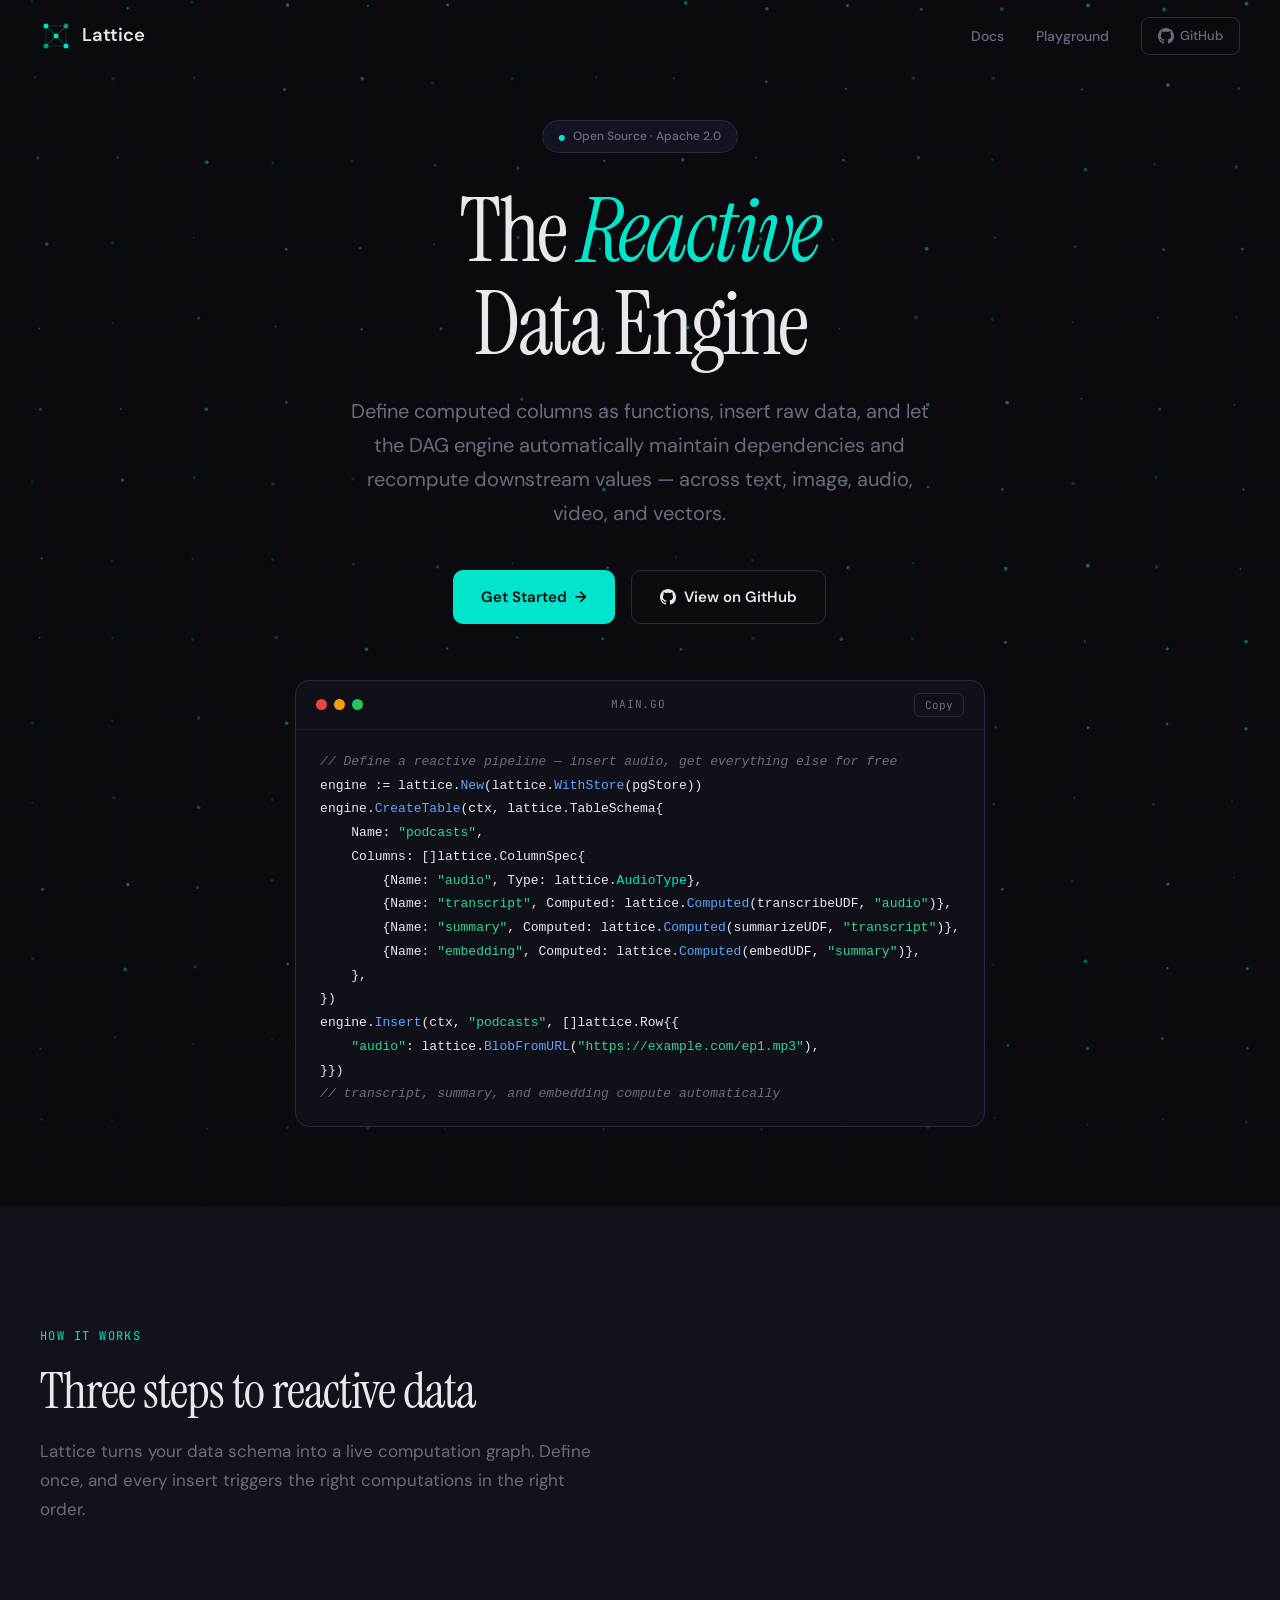
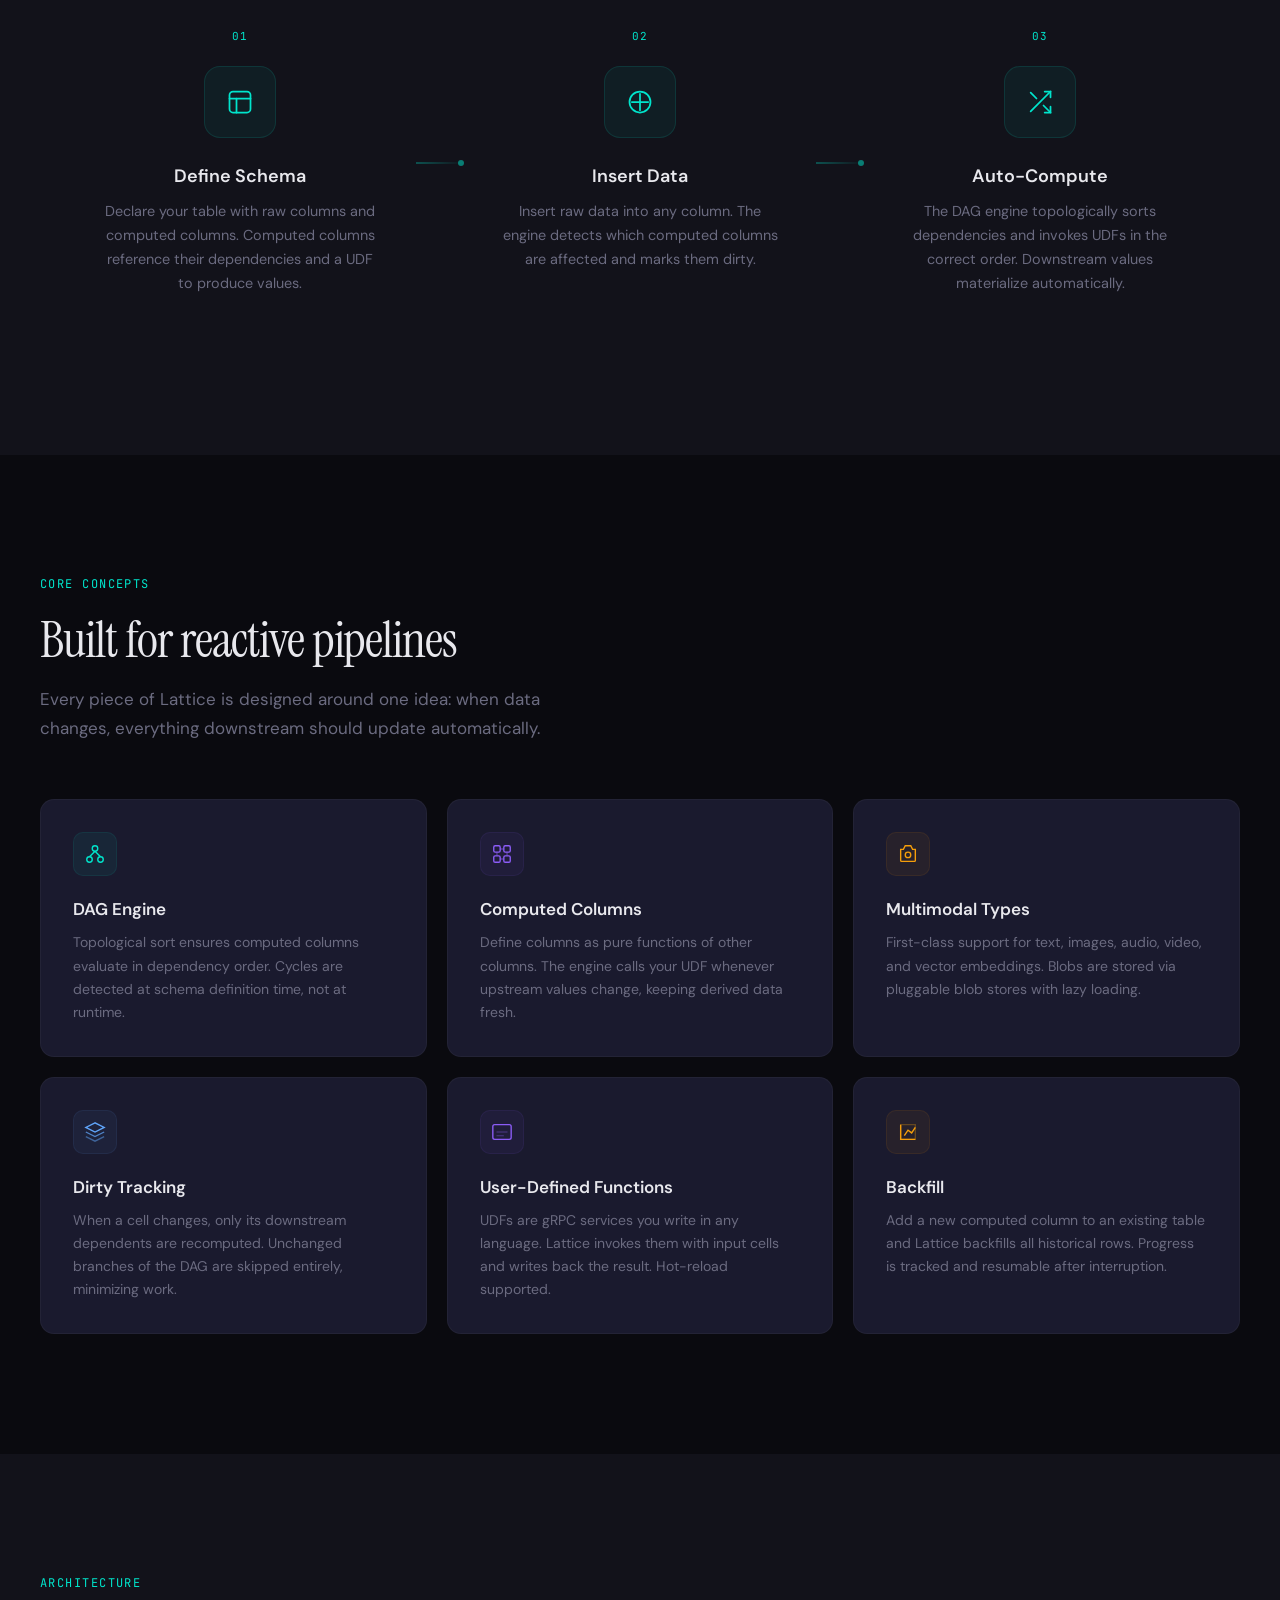
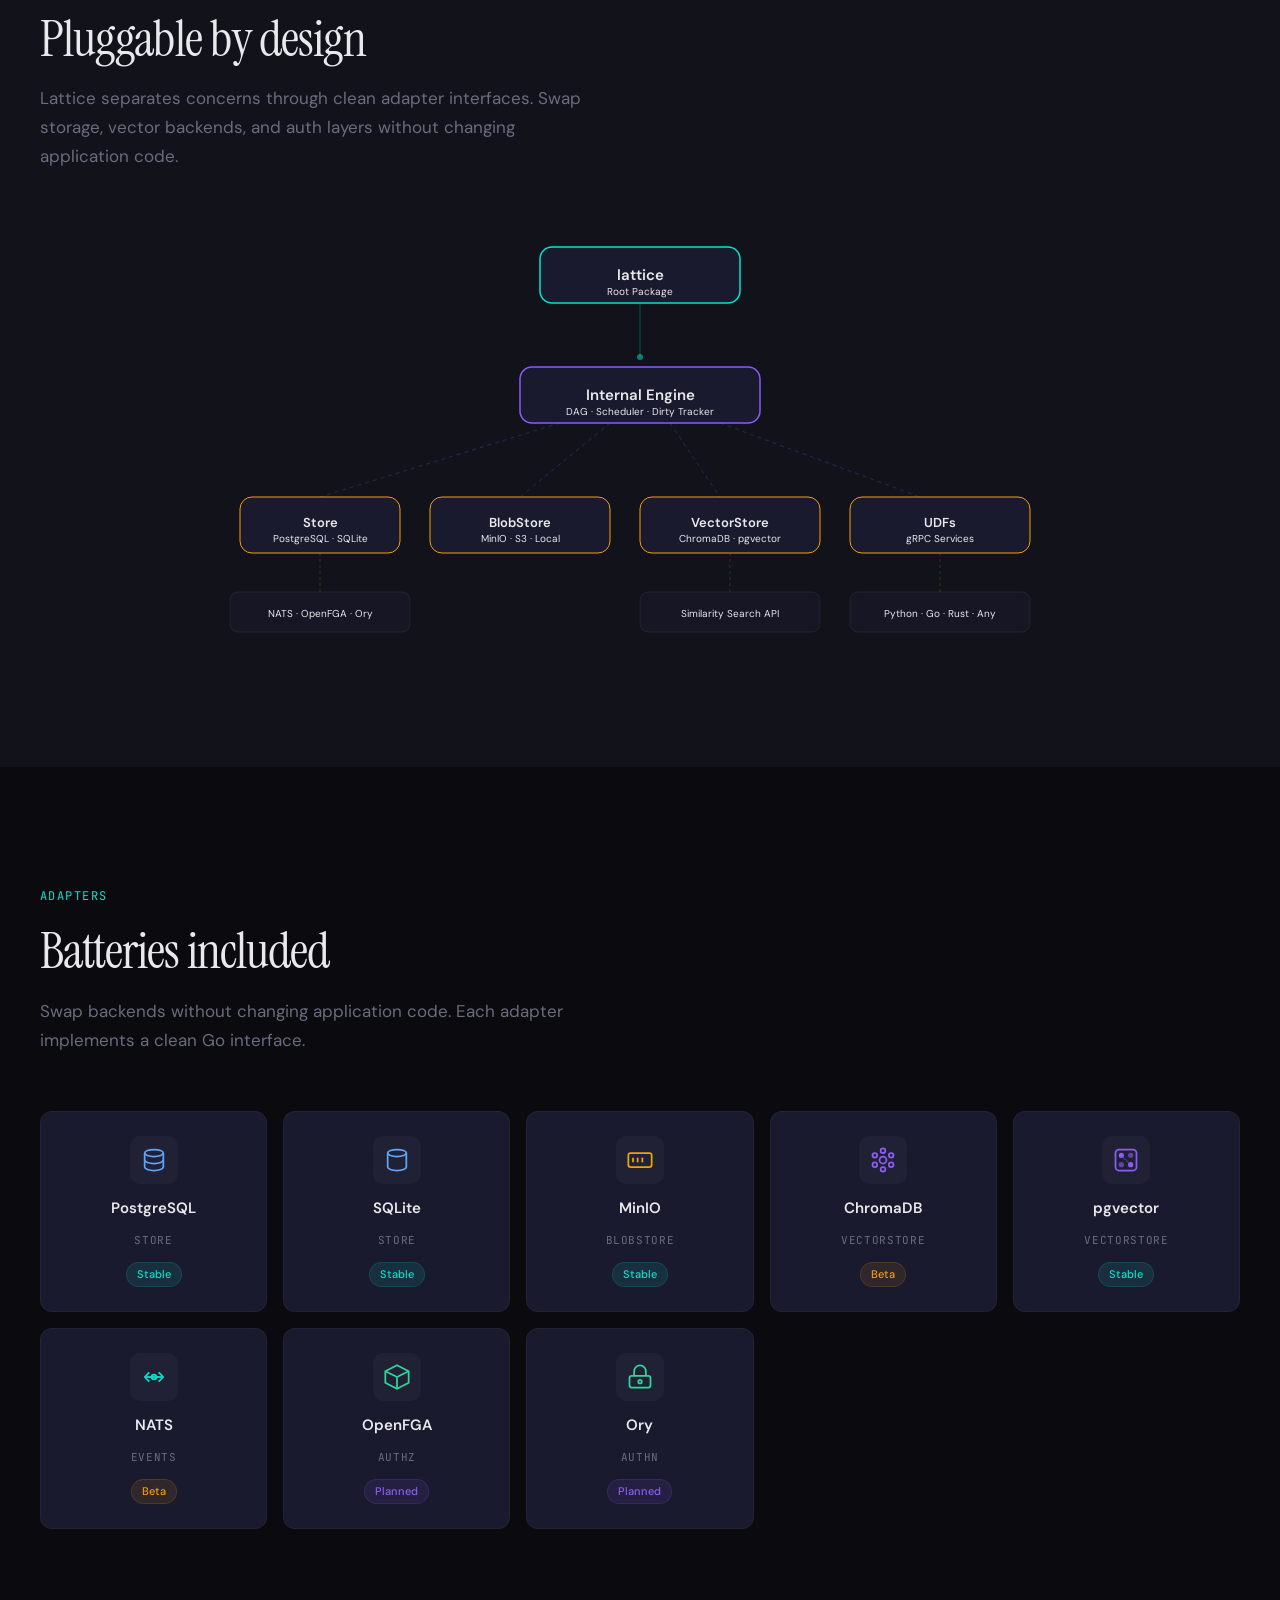
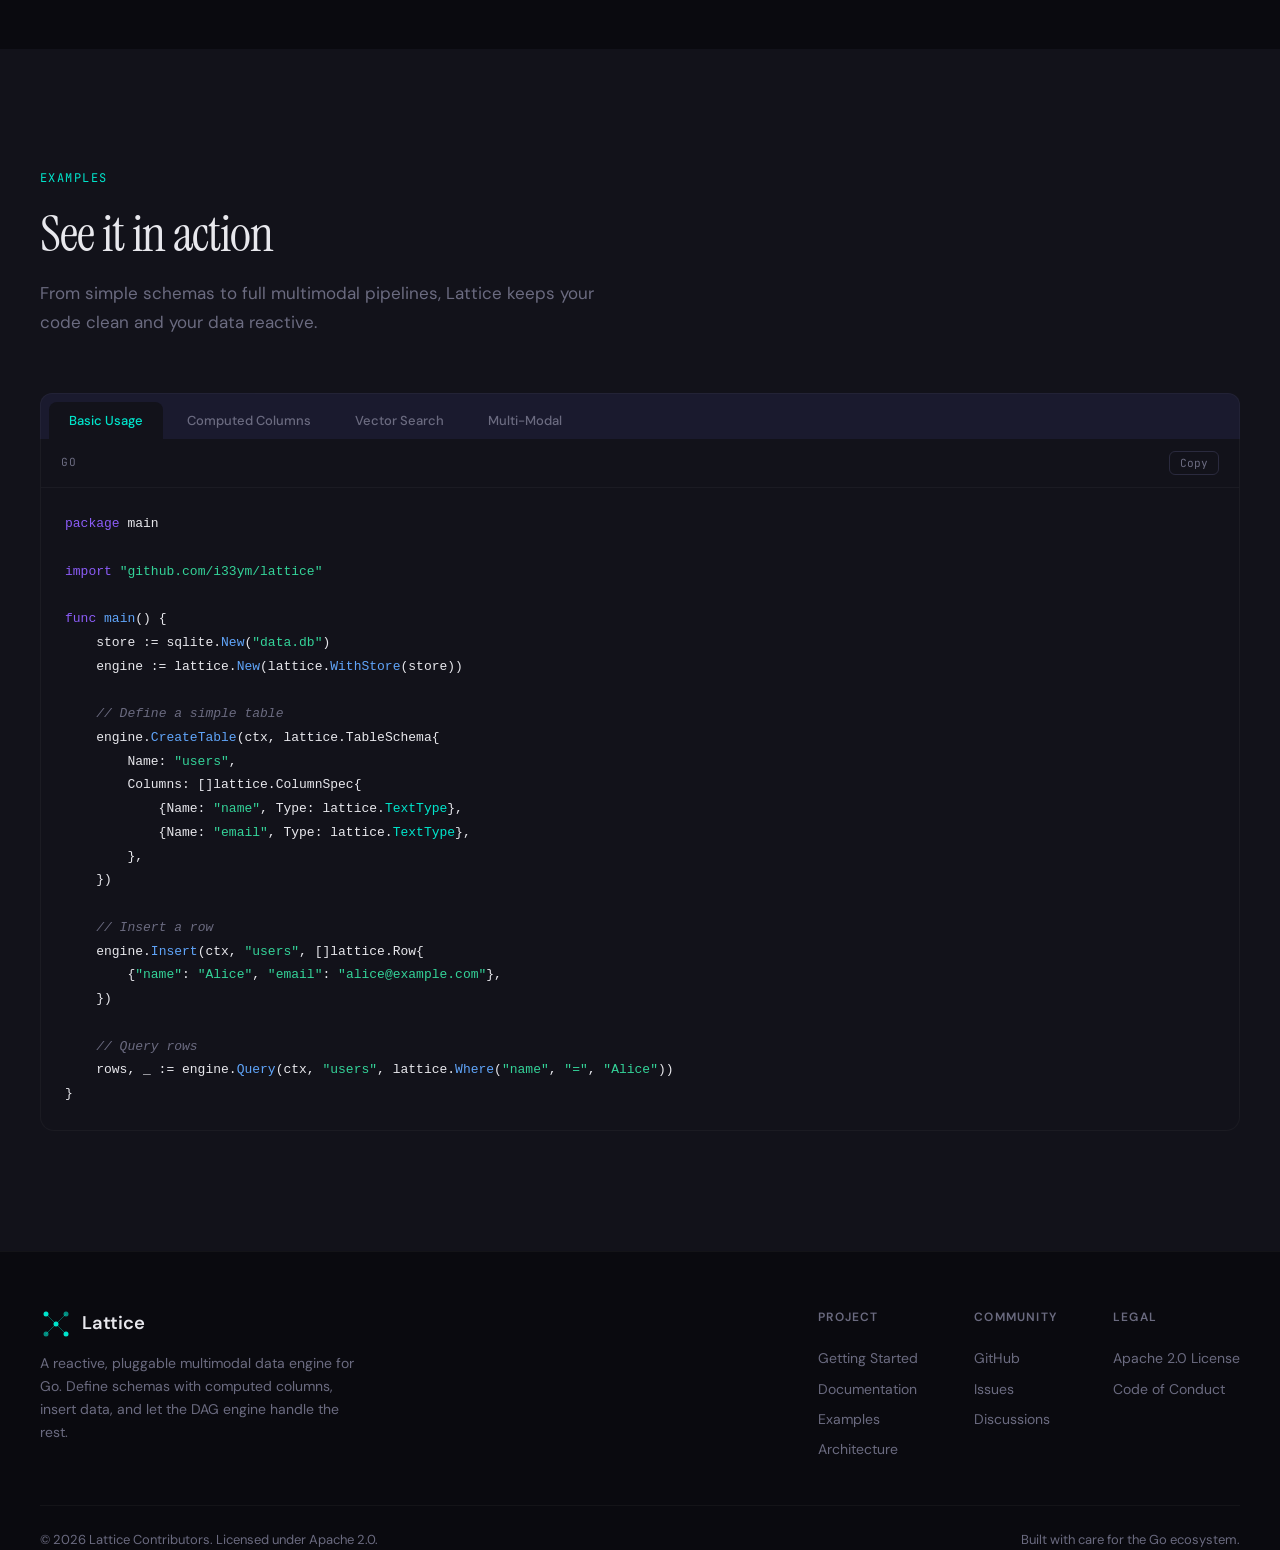
<file: playground/index.html>
<!DOCTYPE html>
<html lang="en">
<head>
<meta charset="UTF-8">
<meta name="viewport" content="width=device-width, initial-scale=1.0">
<title>Lattice — The Reactive Data Engine</title>
<meta name="description" content="A reactive, pluggable multimodal data engine written in Go. Define computed columns, insert data, and let the DAG engine handle the rest.">
<link rel="preconnect" href="https://fonts.googleapis.com">
<link rel="preconnect" href="https://fonts.gstatic.com" crossorigin>
<link href="https://fonts.googleapis.com/css2?family=DM+Sans:ital,opsz,wght@0,9..40,300..700;1,9..40,300..700&family=Instrument+Serif:ital@0;1&family=JetBrains+Mono:wght@300;400;500;600&display=swap" rel="stylesheet">
<link rel="stylesheet" href="css/tokens.css">
<link rel="stylesheet" href="css/base.css">
<link rel="stylesheet" href="css/components.css">
<link rel="stylesheet" href="css/animations.css">
<style>
/* ── Page-specific variable overrides ── */
:root{
  --dim:#2A2A3E;
}
html{scroll-behavior:smooth}
body{line-height:1.6;overflow-x:hidden}

/* ── Navigation ── */
nav{position:fixed;top:0;left:0;right:0;z-index:100;padding:0 24px;transition:background .4s,box-shadow .4s,backdrop-filter .4s}
nav.scrolled{background:rgba(10,10,15,.72);backdrop-filter:blur(20px) saturate(1.4);-webkit-backdrop-filter:blur(20px) saturate(1.4);box-shadow:0 1px 0 rgba(255,255,255,.04)}
.nav-inner{max-width:1200px;margin:0 auto;display:flex;align-items:center;justify-content:space-between;height:72px}
.logo{display:flex;align-items:center;gap:10px;font-family:var(--sans);font-weight:600;font-size:1.15rem;letter-spacing:-.01em}
.logo-mark{width:32px;height:32px;position:relative}
.logo-mark svg{width:100%;height:100%}
.nav-links{display:flex;align-items:center;gap:32px}
.nav-links a{font-size:.875rem;font-weight:500;color:var(--muted);transition:color .25s}
.nav-links a:hover{color:var(--text)}
.nav-links .gh-btn{display:inline-flex;align-items:center;gap:6px;padding:8px 16px;border:1px solid var(--dim);border-radius:8px;font-size:.8125rem;transition:border-color .25s,background .25s}
.nav-links .gh-btn:hover{border-color:var(--muted);background:rgba(255,255,255,.03)}
.nav-toggle{display:none;background:none;border:none;color:var(--text);cursor:pointer;padding:8px}
.nav-toggle svg{width:24px;height:24px}

/* ── Hero ── */
.hero{position:relative;min-height:100vh;display:flex;align-items:center;justify-content:center;padding:120px 24px 80px;overflow:hidden}
.hero canvas{position:absolute;inset:0;width:100%;height:100%}
.hero::after{content:'';position:absolute;bottom:0;left:0;right:0;height:200px;background:linear-gradient(to top,var(--bg),transparent);pointer-events:none}
.hero-content{position:relative;z-index:2;max-width:900px;text-align:center}
.hero-badge{display:inline-flex;align-items:center;gap:8px;padding:6px 16px;border:1px solid var(--dim);border-radius:100px;font-size:.75rem;font-weight:500;color:var(--muted);margin-bottom:32px;background:rgba(26,26,46,.6)}
.hero-badge span{color:var(--teal);font-size:.5rem;line-height:1}
.hero h1{font-family:var(--serif);font-weight:400;font-size:clamp(3rem,7vw,5.5rem);line-height:1.05;letter-spacing:-.03em;margin-bottom:24px}
.hero h1 em{font-style:italic;color:var(--teal);position:relative}
.hero p.sub{font-size:clamp(1rem,2vw,1.25rem);color:var(--muted);max-width:600px;margin:0 auto 40px;line-height:1.7}
.hero-actions{display:flex;gap:16px;justify-content:center;flex-wrap:wrap;margin-bottom:56px}
.hero-code{text-align:left;max-width:720px;margin:0 auto;background:rgba(18,18,26,.85);border:1px solid var(--dim);border-radius:14px;overflow:hidden;backdrop-filter:blur(12px)}
.hero-code pre{padding:20px 24px;overflow-x:auto;font-family:var(--mono);font-size:.8125rem;line-height:1.75;tab-size:4;scrollbar-width:thin;scrollbar-color:var(--dim) transparent}
.hero-code pre::-webkit-scrollbar{height:6px}
.hero-code pre::-webkit-scrollbar-track{background:transparent}
.hero-code pre::-webkit-scrollbar-thumb{background:var(--dim);border-radius:3px}

/* ── Section base ── */
section{padding:120px 24px}
.container{max-width:1200px;margin:0 auto}
.section-label{font-family:var(--mono);font-size:.75rem;text-transform:uppercase;letter-spacing:.12em;color:var(--teal);margin-bottom:16px}
.section-title{font-family:var(--serif);font-size:clamp(2rem,4vw,3.25rem);font-weight:400;line-height:1.15;letter-spacing:-.02em;margin-bottom:16px}
.section-desc{color:var(--muted);font-size:1.0625rem;max-width:560px;line-height:1.7}

/* ── How It Works ── */
.how{background:var(--surface)}
.steps{display:grid;grid-template-columns:repeat(3,1fr);gap:0;margin-top:64px;position:relative}
.step{text-align:center;padding:40px 32px;position:relative}
.step-num{font-family:var(--mono);font-size:.6875rem;color:var(--teal);letter-spacing:.1em;text-transform:uppercase;margin-bottom:20px}
.step-icon{width:72px;height:72px;margin:0 auto 24px;border-radius:16px;background:rgba(0,229,204,.06);border:1px solid rgba(0,229,204,.12);display:flex;align-items:center;justify-content:center;font-size:1.75rem;transition:transform .3s var(--ease),box-shadow .3s}
.step:hover .step-icon{transform:translateY(-4px);box-shadow:0 8px 32px rgba(0,229,204,.1)}
.step h3{font-family:var(--sans);font-size:1.125rem;font-weight:600;margin-bottom:10px}
.step p{color:var(--muted);font-size:.9rem;line-height:1.65;max-width:280px;margin:0 auto}
.step-connector{display:none}
@media(min-width:768px){
  .step-connector{display:block;position:absolute;top:50%;right:-24px;width:48px;height:2px;z-index:2}
  .step-connector::before{content:'';position:absolute;inset:0;background:linear-gradient(90deg,var(--teal),transparent);opacity:.3}
  .step-connector::after{content:'';position:absolute;right:0;top:50%;transform:translateY(-50%);width:6px;height:6px;border-radius:50%;background:var(--teal);opacity:.5}
  .step:last-child .step-connector{display:none}
}

/* ── Concepts grid ── */
.concepts-grid{display:grid;grid-template-columns:repeat(auto-fill,minmax(320px,1fr));gap:20px;margin-top:56px}
.concept-card{background:var(--card);border:1px solid rgba(255,255,255,.04);border-radius:14px;padding:32px;transition:border-color .3s,box-shadow .3s,transform .3s var(--ease);cursor:default}
.concept-card:hover{border-color:rgba(0,229,204,.15);box-shadow:0 0 40px rgba(0,229,204,.06);transform:translateY(-2px)}
.concept-icon{width:44px;height:44px;border-radius:10px;display:flex;align-items:center;justify-content:center;font-size:1.25rem;margin-bottom:20px;background:rgba(0,229,204,.06);border:1px solid rgba(0,229,204,.08)}
.concept-card:nth-child(2) .concept-icon{background:rgba(139,92,246,.06);border-color:rgba(139,92,246,.08)}
.concept-card:nth-child(3) .concept-icon{background:rgba(245,158,11,.06);border-color:rgba(245,158,11,.08)}
.concept-card:nth-child(4) .concept-icon{background:rgba(96,165,250,.06);border-color:rgba(96,165,250,.08)}
.concept-card:nth-child(5) .concept-icon{background:rgba(139,92,246,.06);border-color:rgba(139,92,246,.08)}
.concept-card:nth-child(6) .concept-icon{background:rgba(245,158,11,.06);border-color:rgba(245,158,11,.08)}
.concept-card h3{font-size:1.0625rem;font-weight:600;margin-bottom:8px}
.concept-card p{color:var(--muted);font-size:.875rem;line-height:1.65}

/* ── Architecture ── */
.arch{background:var(--surface)}
.arch-diagram{margin-top:56px;display:flex;justify-content:center}
.arch-svg{width:100%;max-width:860px;height:auto}
.arch-svg text{font-family:var(--sans);fill:var(--text)}
.arch-svg .node{transition:filter .3s}
.arch-svg .node:hover{filter:drop-shadow(0 0 12px rgba(0,229,204,.3))}

/* ── Adapters ── */
.adapters-grid{display:grid;grid-template-columns:repeat(auto-fill,minmax(200px,1fr));gap:16px;margin-top:56px}
.adapter{background:var(--card);border:1px solid rgba(255,255,255,.04);border-radius:12px;padding:24px;display:flex;flex-direction:column;align-items:center;gap:12px;text-align:center;transition:border-color .3s,transform .3s var(--ease)}
.adapter:hover{border-color:rgba(0,229,204,.12);transform:translateY(-2px)}
.adapter-icon{width:48px;height:48px;border-radius:10px;background:rgba(255,255,255,.03);display:flex;align-items:center;justify-content:center;font-size:1.5rem}
.adapter h4{font-size:.9375rem;font-weight:600}
.adapter-type{font-family:var(--mono);font-size:.6875rem;color:var(--muted);text-transform:uppercase;letter-spacing:.06em}
.adapter-badge{font-size:.6875rem;padding:3px 10px;border-radius:100px;font-weight:500}

/* ── Code examples ── */
.examples{background:var(--surface)}
.tabs{display:flex;gap:4px;margin-top:56px;margin-bottom:0;background:var(--card);border-radius:12px 12px 0 0;padding:8px 8px 0;border:1px solid rgba(255,255,255,.04);border-bottom:none;overflow-x:auto;scrollbar-width:none;-ms-overflow-style:none}
.tabs::-webkit-scrollbar{display:none}
.tab{padding:10px 20px;font-size:.8125rem;font-weight:500;color:var(--muted);border-radius:8px 8px 0 0;cursor:pointer;transition:color .2s,background .2s;white-space:nowrap;border:none;background:none;font-family:var(--sans)}
.tab:hover{color:var(--text)}
.tab.active{color:var(--teal);background:var(--surface);position:relative}
.tab-panels{background:var(--surface);border:1px solid rgba(255,255,255,.04);border-top:none;border-radius:0 0 14px 14px;overflow:hidden}
.tab-panel{display:none}
.tab-panel.active{display:block}
.tab-panel pre{padding:24px;overflow-x:auto;font-family:var(--mono);font-size:.8125rem;line-height:1.75;scrollbar-width:thin;scrollbar-color:var(--dim) transparent}
.tab-panel pre::-webkit-scrollbar{height:6px}
.tab-panel pre::-webkit-scrollbar-track{background:transparent}
.tab-panel pre::-webkit-scrollbar-thumb{background:var(--dim);border-radius:3px}
.tab-panel .code-header{border-bottom:1px solid rgba(255,255,255,.04)}

/* ── Footer ── */
footer{border-top:1px solid rgba(255,255,255,.04);padding:56px 24px 40px}
.footer-inner{max-width:1200px;margin:0 auto;display:flex;flex-wrap:wrap;justify-content:space-between;align-items:start;gap:40px}
.footer-brand{max-width:320px}
.footer-brand .logo{margin-bottom:12px}
.footer-brand p{color:var(--muted);font-size:.875rem;line-height:1.65}
.footer-links{display:flex;gap:56px}
.footer-col h5{font-size:.75rem;text-transform:uppercase;letter-spacing:.1em;color:var(--muted);margin-bottom:16px;font-weight:600}
.footer-col a{display:block;font-size:.875rem;color:var(--muted);padding:4px 0;transition:color .2s}
.footer-col a:hover{color:var(--text)}
.footer-bottom{max-width:1200px;margin:40px auto 0;padding-top:24px;border-top:1px solid rgba(255,255,255,.04);display:flex;justify-content:space-between;align-items:center;font-size:.8125rem;color:var(--muted);flex-wrap:wrap;gap:12px}

/* ── Mobile ── */
@media(max-width:767px){
  .nav-links{display:none;position:absolute;top:72px;left:0;right:0;background:rgba(10,10,15,.95);backdrop-filter:blur(20px);padding:16px 24px 24px;flex-direction:column;align-items:stretch;gap:16px;border-bottom:1px solid var(--dim)}
  .nav-links.open{display:flex}
  .nav-toggle{display:block}
  .steps{grid-template-columns:1fr;gap:8px}
  .concepts-grid{grid-template-columns:1fr}
  .adapters-grid{grid-template-columns:repeat(2,1fr)}
  .footer-links{gap:32px}
  .footer-inner{flex-direction:column}
  section{padding:80px 20px}
  .hero{padding:100px 20px 60px}
}
@media(max-width:480px){
  .adapters-grid{grid-template-columns:1fr}
  .hero-actions{flex-direction:column;align-items:center}
  .btn{width:100%;justify-content:center}
}
</style>
</head>
<body>

<!-- ── Navigation ── -->
<nav id="nav">
  <div class="nav-inner">
    <a href="#" class="logo">
      <div class="logo-mark">
        <svg viewBox="0 0 32 32" fill="none">
          <circle cx="6" cy="6" r="2.5" fill="#00E5CC"/>
          <circle cx="26" cy="6" r="2.5" fill="#00E5CC" opacity=".6"/>
          <circle cx="16" cy="16" r="2.5" fill="#00E5CC"/>
          <circle cx="6" cy="26" r="2.5" fill="#00E5CC" opacity=".6"/>
          <circle cx="26" cy="26" r="2.5" fill="#00E5CC"/>
          <line x1="6" y1="6" x2="16" y2="16" stroke="#00E5CC" stroke-width="1" opacity=".35"/>
          <line x1="26" y1="6" x2="16" y2="16" stroke="#00E5CC" stroke-width="1" opacity=".35"/>
          <line x1="6" y1="26" x2="16" y2="16" stroke="#00E5CC" stroke-width="1" opacity=".35"/>
          <line x1="26" y1="26" x2="16" y2="16" stroke="#00E5CC" stroke-width="1" opacity=".35"/>
          <line x1="6" y1="6" x2="26" y2="6" stroke="#00E5CC" stroke-width="1" opacity=".2"/>
          <line x1="6" y1="26" x2="26" y2="26" stroke="#00E5CC" stroke-width="1" opacity=".2"/>
          <line x1="6" y1="6" x2="6" y2="26" stroke="#00E5CC" stroke-width="1" opacity=".2"/>
          <line x1="26" y1="6" x2="26" y2="26" stroke="#00E5CC" stroke-width="1" opacity=".2"/>
        </svg>
      </div>
      Lattice
    </a>
    <button class="nav-toggle" onclick="document.querySelector('.nav-links').classList.toggle('open')" aria-label="Toggle navigation">
      <svg viewBox="0 0 24 24" fill="none" stroke="currentColor" stroke-width="2"><line x1="3" y1="6" x2="21" y2="6"/><line x1="3" y1="12" x2="21" y2="12"/><line x1="3" y1="18" x2="21" y2="18"/></svg>
    </button>
    <div class="nav-links">
      <a href="#concepts">Docs</a>
      <a href="#examples">Playground</a>
      <a href="https://github.com/i33ym/lattice" class="gh-btn" target="_blank" rel="noopener">
        <svg width="16" height="16" viewBox="0 0 16 16" fill="currentColor"><path d="M8 0C3.58 0 0 3.58 0 8c0 3.54 2.29 6.53 5.47 7.59.4.07.55-.17.55-.38 0-.19-.01-.82-.01-1.49-2.01.37-2.53-.49-2.69-.94-.09-.23-.48-.94-.82-1.13-.28-.15-.68-.52-.01-.53.63-.01 1.08.58 1.23.82.72 1.21 1.87.87 2.33.66.07-.52.28-.87.51-1.07-1.78-.2-3.64-.89-3.64-3.95 0-.87.31-1.59.82-2.15-.08-.2-.36-1.02.08-2.12 0 0 .67-.21 2.2.82.64-.18 1.32-.27 2-.27.68 0 1.36.09 2 .27 1.53-1.04 2.2-.82 2.2-.82.44 1.1.16 1.92.08 2.12.51.56.82 1.27.82 2.15 0 3.07-1.87 3.75-3.65 3.95.29.25.54.73.54 1.48 0 1.07-.01 1.93-.01 2.2 0 .21.15.46.55.38A8.01 8.01 0 0016 8c0-4.42-3.58-8-8-8z"/></svg>
        GitHub
      </a>
    </div>
  </div>
</nav>

<!-- ── Hero ── -->
<section class="hero" id="hero">
  <canvas id="lattice-canvas"></canvas>
  <div class="hero-content">
    <div class="hero-badge sr"><span>&#9679;</span> Open Source &middot; Apache 2.0</div>
    <h1 class="sr sr-d1">The <em>Reactive</em><br>Data Engine</h1>
    <p class="sub sr sr-d2">Define computed columns as functions, insert raw data, and let the DAG engine automatically maintain dependencies and recompute downstream values &mdash; across text, image, audio, video, and vectors.</p>
    <div class="hero-actions sr sr-d3">
      <a href="#how" class="btn btn-primary">Get Started <span>&rarr;</span></a>
      <a href="https://github.com/i33ym/lattice" class="btn btn-secondary" target="_blank" rel="noopener">
        <svg width="16" height="16" viewBox="0 0 16 16" fill="currentColor"><path d="M8 0C3.58 0 0 3.58 0 8c0 3.54 2.29 6.53 5.47 7.59.4.07.55-.17.55-.38 0-.19-.01-.82-.01-1.49-2.01.37-2.53-.49-2.69-.94-.09-.23-.48-.94-.82-1.13-.28-.15-.68-.52-.01-.53.63-.01 1.08.58 1.23.82.72 1.21 1.87.87 2.33.66.07-.52.28-.87.51-1.07-1.78-.2-3.64-.89-3.64-3.95 0-.87.31-1.59.82-2.15-.08-.2-.36-1.02.08-2.12 0 0 .67-.21 2.2.82.64-.18 1.32-.27 2-.27.68 0 1.36.09 2 .27 1.53-1.04 2.2-.82 2.2-.82.44 1.1.16 1.92.08 2.12.51.56.82 1.27.82 2.15 0 3.07-1.87 3.75-3.65 3.95.29.25.54.73.54 1.48 0 1.07-.01 1.93-.01 2.2 0 .21.15.46.55.38A8.01 8.01 0 0016 8c0-4.42-3.58-8-8-8z"/></svg>
        View on GitHub
      </a>
    </div>
    <div class="hero-code sr sr-d4">
      <div class="code-header">
        <div class="code-dots"><i></i><i></i><i></i></div>
        <span class="code-lang">main.go</span>
        <button class="copy-btn" onclick="copyCode(this)">Copy</button>
      </div>
      <pre><code><span class="cm">// Define a reactive pipeline — insert audio, get everything else for free</span>
engine := lattice.<span class="fn">New</span>(lattice.<span class="fn">WithStore</span>(pgStore))
engine.<span class="fn">CreateTable</span>(ctx, lattice.TableSchema{
    Name: <span class="str">"podcasts"</span>,
    Columns: []lattice.ColumnSpec{
        {Name: <span class="str">"audio"</span>, Type: lattice.<span class="tp">AudioType</span>},
        {Name: <span class="str">"transcript"</span>, Computed: lattice.<span class="fn">Computed</span>(transcribeUDF, <span class="str">"audio"</span>)},
        {Name: <span class="str">"summary"</span>, Computed: lattice.<span class="fn">Computed</span>(summarizeUDF, <span class="str">"transcript"</span>)},
        {Name: <span class="str">"embedding"</span>, Computed: lattice.<span class="fn">Computed</span>(embedUDF, <span class="str">"summary"</span>)},
    },
})
engine.<span class="fn">Insert</span>(ctx, <span class="str">"podcasts"</span>, []lattice.Row{{
    <span class="str">"audio"</span>: lattice.<span class="fn">BlobFromURL</span>(<span class="str">"https://example.com/ep1.mp3"</span>),
}})
<span class="cm">// transcript, summary, and embedding compute automatically</span></code></pre>
    </div>
  </div>
</section>

<!-- ── How It Works ── -->
<section class="how" id="how">
  <div class="container">
    <div class="section-label sr">How It Works</div>
    <h2 class="section-title sr sr-d1">Three steps to reactive data</h2>
    <p class="section-desc sr sr-d2">Lattice turns your data schema into a live computation graph. Define once, and every insert triggers the right computations in the right order.</p>
    <div class="steps">
      <div class="step sr sr-d1">
        <div class="step-num">01</div>
        <div class="step-icon">
          <svg width="28" height="28" viewBox="0 0 24 24" fill="none" stroke="#00E5CC" stroke-width="1.5" stroke-linecap="round"><rect x="3" y="3" width="18" height="18" rx="3"/><line x1="3" y1="9" x2="21" y2="9"/><line x1="9" y1="9" x2="9" y2="21"/></svg>
        </div>
        <h3>Define Schema</h3>
        <p>Declare your table with raw columns and computed columns. Computed columns reference their dependencies and a UDF to produce values.</p>
        <div class="step-connector"></div>
      </div>
      <div class="step sr sr-d2">
        <div class="step-num">02</div>
        <div class="step-icon">
          <svg width="28" height="28" viewBox="0 0 24 24" fill="none" stroke="#00E5CC" stroke-width="1.5" stroke-linecap="round"><path d="M12 5v14M5 12h14"/><circle cx="12" cy="12" r="9"/></svg>
        </div>
        <h3>Insert Data</h3>
        <p>Insert raw data into any column. The engine detects which computed columns are affected and marks them dirty.</p>
        <div class="step-connector"></div>
      </div>
      <div class="step sr sr-d3">
        <div class="step-num">03</div>
        <div class="step-icon">
          <svg width="28" height="28" viewBox="0 0 24 24" fill="none" stroke="#00E5CC" stroke-width="1.5" stroke-linecap="round"><polyline points="16 3 21 3 21 8"/><line x1="4" y1="20" x2="21" y2="3"/><polyline points="21 16 21 21 16 21"/><line x1="15" y1="15" x2="21" y2="21"/><line x1="4" y1="4" x2="9" y2="9"/></svg>
        </div>
        <h3>Auto-Compute</h3>
        <p>The DAG engine topologically sorts dependencies and invokes UDFs in the correct order. Downstream values materialize automatically.</p>
      </div>
    </div>
  </div>
</section>

<!-- ── Core Concepts ── -->
<section id="concepts">
  <div class="container">
    <div class="section-label sr">Core Concepts</div>
    <h2 class="section-title sr sr-d1">Built for reactive pipelines</h2>
    <p class="section-desc sr sr-d2">Every piece of Lattice is designed around one idea: when data changes, everything downstream should update automatically.</p>
    <div class="concepts-grid">
      <div class="concept-card sr sr-d1">
        <div class="concept-icon">
          <svg width="22" height="22" viewBox="0 0 24 24" fill="none" stroke="#00E5CC" stroke-width="1.5"><circle cx="12" cy="6" r="3"/><circle cx="6" cy="18" r="3"/><circle cx="18" cy="18" r="3"/><line x1="12" y1="9" x2="6" y2="15"/><line x1="12" y1="9" x2="18" y2="15"/></svg>
        </div>
        <h3>DAG Engine</h3>
        <p>Topological sort ensures computed columns evaluate in dependency order. Cycles are detected at schema definition time, not at runtime.</p>
      </div>
      <div class="concept-card sr sr-d2">
        <div class="concept-icon">
          <svg width="22" height="22" viewBox="0 0 24 24" fill="none" stroke="#8B5CF6" stroke-width="1.5"><rect x="3" y="3" width="7" height="7" rx="1.5"/><rect x="14" y="3" width="7" height="7" rx="1.5"/><rect x="3" y="14" width="7" height="7" rx="1.5"/><rect x="14" y="14" width="7" height="7" rx="1.5"/><path d="M10 6.5h4M6.5 10v4M17.5 10v4M10 17.5h4" opacity=".5"/></svg>
        </div>
        <h3>Computed Columns</h3>
        <p>Define columns as pure functions of other columns. The engine calls your UDF whenever upstream values change, keeping derived data fresh.</p>
      </div>
      <div class="concept-card sr sr-d3">
        <div class="concept-icon">
          <svg width="22" height="22" viewBox="0 0 24 24" fill="none" stroke="#F59E0B" stroke-width="1.5"><path d="M4 7h3l2-4h6l2 4h3v12a1 1 0 01-1 1H5a1 1 0 01-1-1V7z"/><circle cx="12" cy="13" r="3"/></svg>
        </div>
        <h3>Multimodal Types</h3>
        <p>First-class support for text, images, audio, video, and vector embeddings. Blobs are stored via pluggable blob stores with lazy loading.</p>
      </div>
      <div class="concept-card sr sr-d4">
        <div class="concept-icon">
          <svg width="22" height="22" viewBox="0 0 24 24" fill="none" stroke="#60A5FA" stroke-width="1.5"><path d="M12 2L2 7l10 5 10-5-10-5z"/><path d="M2 17l10 5 10-5" opacity=".5"/><path d="M2 12l10 5 10-5" opacity=".75"/></svg>
        </div>
        <h3>Dirty Tracking</h3>
        <p>When a cell changes, only its downstream dependents are recomputed. Unchanged branches of the DAG are skipped entirely, minimizing work.</p>
      </div>
      <div class="concept-card sr sr-d5">
        <div class="concept-icon">
          <svg width="22" height="22" viewBox="0 0 24 24" fill="none" stroke="#8B5CF6" stroke-width="1.5"><rect x="2" y="4" width="20" height="16" rx="2"/><path d="M6 8h.01M9 8h.01M12 8h.01"/><line x1="6" y1="12" x2="18" y2="12" opacity=".3"/><line x1="6" y1="16" x2="14" y2="16" opacity=".3"/></svg>
        </div>
        <h3>User-Defined Functions</h3>
        <p>UDFs are gRPC services you write in any language. Lattice invokes them with input cells and writes back the result. Hot-reload supported.</p>
      </div>
      <div class="concept-card sr sr-d6">
        <div class="concept-icon">
          <svg width="22" height="22" viewBox="0 0 24 24" fill="none" stroke="#F59E0B" stroke-width="1.5"><path d="M4 4h16v16H4z" opacity=".3"/><path d="M4 4v16h16"/><polyline points="8 16 12 10 16 13 20 7"/></svg>
        </div>
        <h3>Backfill</h3>
        <p>Add a new computed column to an existing table and Lattice backfills all historical rows. Progress is tracked and resumable after interruption.</p>
      </div>
    </div>
  </div>
</section>

<!-- ── Architecture ── -->
<section class="arch" id="architecture">
  <div class="container">
    <div class="section-label sr">Architecture</div>
    <h2 class="section-title sr sr-d1">Pluggable by design</h2>
    <p class="section-desc sr sr-d2">Lattice separates concerns through clean adapter interfaces. Swap storage, vector backends, and auth layers without changing application code.</p>
    <div class="arch-diagram sr sr-d3">
      <svg class="arch-svg" viewBox="0 0 860 420" fill="none" xmlns="http://www.w3.org/2000/svg">
        <!-- Root Package -->
        <g class="node">
          <rect x="330" y="20" width="200" height="56" rx="12" fill="#1A1A2E" stroke="#00E5CC" stroke-width="1.5"/>
          <text x="430" y="53" text-anchor="middle" font-size="15" font-weight="600" fill="#E8E8ED">lattice</text>
          <text x="430" y="68" text-anchor="middle" font-size="10" fill="#6B6B80" font-family="var(--mono)">Root Package</text>
        </g>
        <!-- Arrow down -->
        <line x1="430" y1="76" x2="430" y2="130" stroke="#00E5CC" stroke-width="1" opacity=".3"/>
        <circle cx="430" cy="130" r="3" fill="#00E5CC" opacity=".5"/>
        <!-- Internal Engine -->
        <g class="node">
          <rect x="310" y="140" width="240" height="56" rx="12" fill="#1A1A2E" stroke="#8B5CF6" stroke-width="1.5"/>
          <text x="430" y="173" text-anchor="middle" font-size="15" font-weight="600" fill="#E8E8ED">Internal Engine</text>
          <text x="430" y="188" text-anchor="middle" font-size="10" fill="#6B6B80" font-family="var(--mono)">DAG &middot; Scheduler &middot; Dirty Tracker</text>
        </g>
        <!-- Lines to adapters -->
        <line x1="350" y1="196" x2="110" y2="270" stroke="#8B5CF6" stroke-width="1" opacity=".25" stroke-dasharray="4 4"/>
        <line x1="400" y1="196" x2="310" y2="270" stroke="#8B5CF6" stroke-width="1" opacity=".25" stroke-dasharray="4 4"/>
        <line x1="460" y1="196" x2="510" y2="270" stroke="#8B5CF6" stroke-width="1" opacity=".25" stroke-dasharray="4 4"/>
        <line x1="510" y1="196" x2="710" y2="270" stroke="#8B5CF6" stroke-width="1" opacity=".25" stroke-dasharray="4 4"/>
        <!-- Store -->
        <g class="node">
          <rect x="30" y="270" width="160" height="56" rx="12" fill="#1A1A2E" stroke="#F59E0B" stroke-width="1"/>
          <text x="110" y="300" text-anchor="middle" font-size="13" font-weight="600" fill="#E8E8ED">Store</text>
          <text x="110" y="315" text-anchor="middle" font-size="10" fill="#6B6B80" font-family="var(--mono)">PostgreSQL &middot; SQLite</text>
        </g>
        <!-- BlobStore -->
        <g class="node">
          <rect x="220" y="270" width="180" height="56" rx="12" fill="#1A1A2E" stroke="#F59E0B" stroke-width="1"/>
          <text x="310" y="300" text-anchor="middle" font-size="13" font-weight="600" fill="#E8E8ED">BlobStore</text>
          <text x="310" y="315" text-anchor="middle" font-size="10" fill="#6B6B80" font-family="var(--mono)">MinIO &middot; S3 &middot; Local</text>
        </g>
        <!-- VectorStore -->
        <g class="node">
          <rect x="430" y="270" width="180" height="56" rx="12" fill="#1A1A2E" stroke="#F59E0B" stroke-width="1"/>
          <text x="520" y="300" text-anchor="middle" font-size="13" font-weight="600" fill="#E8E8ED">VectorStore</text>
          <text x="520" y="315" text-anchor="middle" font-size="10" fill="#6B6B80" font-family="var(--mono)">ChromaDB &middot; pgvector</text>
        </g>
        <!-- UDFs -->
        <g class="node">
          <rect x="640" y="270" width="180" height="56" rx="12" fill="#1A1A2E" stroke="#F59E0B" stroke-width="1"/>
          <text x="730" y="300" text-anchor="middle" font-size="13" font-weight="600" fill="#E8E8ED">UDFs</text>
          <text x="730" y="315" text-anchor="middle" font-size="10" fill="#6B6B80" font-family="var(--mono)">gRPC Services</text>
        </g>
        <!-- Lower layer: extras -->
        <line x1="110" y1="326" x2="110" y2="365" stroke="#F59E0B" stroke-width="1" opacity=".2" stroke-dasharray="3 3"/>
        <line x1="520" y1="326" x2="520" y2="365" stroke="#F59E0B" stroke-width="1" opacity=".2" stroke-dasharray="3 3"/>
        <line x1="730" y1="326" x2="730" y2="365" stroke="#F59E0B" stroke-width="1" opacity=".2" stroke-dasharray="3 3"/>
        <g class="node">
          <rect x="20" y="365" width="180" height="40" rx="8" fill="rgba(26,26,46,.6)" stroke="rgba(255,255,255,.06)" stroke-width="1"/>
          <text x="110" y="390" text-anchor="middle" font-size="10" fill="#6B6B80" font-family="var(--mono)">NATS &middot; OpenFGA &middot; Ory</text>
        </g>
        <g class="node">
          <rect x="430" y="365" width="180" height="40" rx="8" fill="rgba(26,26,46,.6)" stroke="rgba(255,255,255,.06)" stroke-width="1"/>
          <text x="520" y="390" text-anchor="middle" font-size="10" fill="#6B6B80" font-family="var(--mono)">Similarity Search API</text>
        </g>
        <g class="node">
          <rect x="640" y="365" width="180" height="40" rx="8" fill="rgba(26,26,46,.6)" stroke="rgba(255,255,255,.06)" stroke-width="1"/>
          <text x="730" y="390" text-anchor="middle" font-size="10" fill="#6B6B80" font-family="var(--mono)">Python &middot; Go &middot; Rust &middot; Any</text>
        </g>
      </svg>
    </div>
  </div>
</section>

<!-- ── Adapters ── -->
<section id="adapters">
  <div class="container">
    <div class="section-label sr">Adapters</div>
    <h2 class="section-title sr sr-d1">Batteries included</h2>
    <p class="section-desc sr sr-d2">Swap backends without changing application code. Each adapter implements a clean Go interface.</p>
    <div class="adapters-grid">
      <div class="adapter sr sr-d1">
        <div class="adapter-icon">
          <svg width="28" height="28" viewBox="0 0 24 24" fill="none" stroke="#60A5FA" stroke-width="1.5"><ellipse cx="12" cy="6" rx="8" ry="3"/><path d="M4 6v6c0 1.66 3.58 3 8 3s8-1.34 8-3V6"/><path d="M4 12v6c0 1.66 3.58 3 8 3s8-1.34 8-3v-6"/></svg>
        </div>
        <h4>PostgreSQL</h4>
        <span class="adapter-type">Store</span>
        <span class="adapter-badge badge-stable">Stable</span>
      </div>
      <div class="adapter sr sr-d2">
        <div class="adapter-icon">
          <svg width="28" height="28" viewBox="0 0 24 24" fill="none" stroke="#60A5FA" stroke-width="1.5"><ellipse cx="12" cy="6" rx="8" ry="3"/><path d="M4 6v12c0 1.66 3.58 3 8 3s8-1.34 8-3V6"/></svg>
        </div>
        <h4>SQLite</h4>
        <span class="adapter-type">Store</span>
        <span class="adapter-badge badge-stable">Stable</span>
      </div>
      <div class="adapter sr sr-d3">
        <div class="adapter-icon">
          <svg width="28" height="28" viewBox="0 0 24 24" fill="none" stroke="#F59E0B" stroke-width="1.5"><rect x="2" y="6" width="20" height="12" rx="2"/><line x1="6" y1="10" x2="6" y2="14"/><line x1="10" y1="10" x2="10" y2="14"/><line x1="14" y1="10" x2="14" y2="14"/></svg>
        </div>
        <h4>MinIO</h4>
        <span class="adapter-type">BlobStore</span>
        <span class="adapter-badge badge-stable">Stable</span>
      </div>
      <div class="adapter sr sr-d4">
        <div class="adapter-icon">
          <svg width="28" height="28" viewBox="0 0 24 24" fill="none" stroke="#8B5CF6" stroke-width="1.5"><circle cx="12" cy="12" r="3"/><circle cx="12" cy="4" r="2"/><circle cx="12" cy="20" r="2"/><circle cx="5" cy="8" r="2"/><circle cx="19" cy="8" r="2"/><circle cx="5" cy="16" r="2"/><circle cx="19" cy="16" r="2"/></svg>
        </div>
        <h4>ChromaDB</h4>
        <span class="adapter-type">VectorStore</span>
        <span class="adapter-badge badge-beta">Beta</span>
      </div>
      <div class="adapter sr sr-d5">
        <div class="adapter-icon">
          <svg width="28" height="28" viewBox="0 0 24 24" fill="none" stroke="#8B5CF6" stroke-width="1.5"><rect x="3" y="3" width="18" height="18" rx="3"/><circle cx="8" cy="8" r="1.5" fill="#8B5CF6"/><circle cx="16" cy="8" r="1.5" fill="#8B5CF6" opacity=".6"/><circle cx="8" cy="16" r="1.5" fill="#8B5CF6" opacity=".6"/><circle cx="16" cy="16" r="1.5" fill="#8B5CF6"/><line x1="8" y1="8" x2="16" y2="16" stroke="#8B5CF6" stroke-width="1" opacity=".4"/></svg>
        </div>
        <h4>pgvector</h4>
        <span class="adapter-type">VectorStore</span>
        <span class="adapter-badge badge-stable">Stable</span>
      </div>
      <div class="adapter sr sr-d6">
        <div class="adapter-icon">
          <svg width="28" height="28" viewBox="0 0 24 24" fill="none" stroke="#00E5CC" stroke-width="1.5"><path d="M4 12h16"/><path d="M4 12l4-4M4 12l4 4"/><path d="M20 12l-4-4M20 12l-4 4"/><circle cx="12" cy="12" r="2"/></svg>
        </div>
        <h4>NATS</h4>
        <span class="adapter-type">Events</span>
        <span class="adapter-badge badge-beta">Beta</span>
      </div>
      <div class="adapter sr sr-d1">
        <div class="adapter-icon">
          <svg width="28" height="28" viewBox="0 0 24 24" fill="none" stroke="#34D399" stroke-width="1.5"><path d="M12 2L2 7v10l10 5 10-5V7L12 2z"/><path d="M12 12L2 7M12 12v10M12 12l10-5"/></svg>
        </div>
        <h4>OpenFGA</h4>
        <span class="adapter-type">AuthZ</span>
        <span class="adapter-badge badge-planned">Planned</span>
      </div>
      <div class="adapter sr sr-d2">
        <div class="adapter-icon">
          <svg width="28" height="28" viewBox="0 0 24 24" fill="none" stroke="#34D399" stroke-width="1.5"><rect x="3" y="11" width="18" height="10" rx="2"/><path d="M7 11V7a5 5 0 0110 0v4"/><circle cx="12" cy="16" r="1.5"/></svg>
        </div>
        <h4>Ory</h4>
        <span class="adapter-type">AuthN</span>
        <span class="adapter-badge badge-planned">Planned</span>
      </div>
    </div>
  </div>
</section>

<!-- ── Code Examples ── -->
<section class="examples" id="examples">
  <div class="container">
    <div class="section-label sr">Examples</div>
    <h2 class="section-title sr sr-d1">See it in action</h2>
    <p class="section-desc sr sr-d2">From simple schemas to full multimodal pipelines, Lattice keeps your code clean and your data reactive.</p>
    <div class="sr sr-d3">
      <div class="tabs" role="tablist">
        <button class="tab active" data-tab="basic" role="tab">Basic Usage</button>
        <button class="tab" data-tab="computed" role="tab">Computed Columns</button>
        <button class="tab" data-tab="vector" role="tab">Vector Search</button>
        <button class="tab" data-tab="multimodal" role="tab">Multi-Modal</button>
      </div>
      <div class="tab-panels">
        <div class="tab-panel active" data-panel="basic">
          <div class="code-header">
            <span class="code-lang">Go</span>
            <button class="copy-btn" onclick="copyCode(this)">Copy</button>
          </div>
          <pre><code><span class="kw">package</span> main

<span class="kw">import</span> <span class="str">"github.com/i33ym/lattice"</span>

<span class="kw">func</span> <span class="fn">main</span>() {
    store := sqlite.<span class="fn">New</span>(<span class="str">"data.db"</span>)
    engine := lattice.<span class="fn">New</span>(lattice.<span class="fn">WithStore</span>(store))

    <span class="cm">// Define a simple table</span>
    engine.<span class="fn">CreateTable</span>(ctx, lattice.TableSchema{
        Name: <span class="str">"users"</span>,
        Columns: []lattice.ColumnSpec{
            {Name: <span class="str">"name"</span>, Type: lattice.<span class="tp">TextType</span>},
            {Name: <span class="str">"email"</span>, Type: lattice.<span class="tp">TextType</span>},
        },
    })

    <span class="cm">// Insert a row</span>
    engine.<span class="fn">Insert</span>(ctx, <span class="str">"users"</span>, []lattice.Row{
        {<span class="str">"name"</span>: <span class="str">"Alice"</span>, <span class="str">"email"</span>: <span class="str">"alice@example.com"</span>},
    })

    <span class="cm">// Query rows</span>
    rows, _ := engine.<span class="fn">Query</span>(ctx, <span class="str">"users"</span>, lattice.<span class="fn">Where</span>(<span class="str">"name"</span>, <span class="str">"="</span>, <span class="str">"Alice"</span>))
}</code></pre>
        </div>
        <div class="tab-panel" data-panel="computed">
          <div class="code-header">
            <span class="code-lang">Go</span>
            <button class="copy-btn" onclick="copyCode(this)">Copy</button>
          </div>
          <pre><code><span class="cm">// Define a UDF that computes full name from first + last</span>
fullNameUDF := lattice.<span class="fn">UDF</span>(<span class="str">"grpc://localhost:9090/fullname"</span>)
sentimentUDF := lattice.<span class="fn">UDF</span>(<span class="str">"grpc://localhost:9090/sentiment"</span>)

engine.<span class="fn">CreateTable</span>(ctx, lattice.TableSchema{
    Name: <span class="str">"reviews"</span>,
    Columns: []lattice.ColumnSpec{
        {Name: <span class="str">"author"</span>, Type: lattice.<span class="tp">TextType</span>},
        {Name: <span class="str">"body"</span>, Type: lattice.<span class="tp">TextType</span>},
        <span class="cm">// Computed: auto-updates when "body" changes</span>
        {Name: <span class="str">"sentiment"</span>, Computed: lattice.<span class="fn">Computed</span>(sentimentUDF, <span class="str">"body"</span>)},
        {Name: <span class="str">"word_count"</span>, Computed: lattice.<span class="fn">ComputedFunc</span>(<span class="kw">func</span>(row lattice.Row) <span class="kw">any</span> {
            <span class="kw">return</span> len(strings.<span class="fn">Fields</span>(row[<span class="str">"body"</span>].(<span class="tp">string</span>)))
        }, <span class="str">"body"</span>)},
    },
})

<span class="cm">// Insert - sentiment + word_count compute automatically</span>
engine.<span class="fn">Insert</span>(ctx, <span class="str">"reviews"</span>, []lattice.Row{
    {<span class="str">"author"</span>: <span class="str">"Bob"</span>, <span class="str">"body"</span>: <span class="str">"Absolutely love this product!"</span>},
})

<span class="cm">// Update - downstream columns recompute</span>
engine.<span class="fn">Update</span>(ctx, <span class="str">"reviews"</span>, lattice.<span class="fn">Set</span>(<span class="str">"body"</span>, <span class="str">"Changed my mind, it's okay."</span>),
    lattice.<span class="fn">Where</span>(<span class="str">"author"</span>, <span class="str">"="</span>, <span class="str">"Bob"</span>))</code></pre>
        </div>
        <div class="tab-panel" data-panel="vector">
          <div class="code-header">
            <span class="code-lang">Go</span>
            <button class="copy-btn" onclick="copyCode(this)">Copy</button>
          </div>
          <pre><code>embedUDF := lattice.<span class="fn">UDF</span>(<span class="str">"grpc://localhost:9090/embed"</span>)
vectorStore := pgvector.<span class="fn">New</span>(connStr)

engine := lattice.<span class="fn">New</span>(
    lattice.<span class="fn">WithStore</span>(pgStore),
    lattice.<span class="fn">WithVectorStore</span>(vectorStore),
)

engine.<span class="fn">CreateTable</span>(ctx, lattice.TableSchema{
    Name: <span class="str">"articles"</span>,
    Columns: []lattice.ColumnSpec{
        {Name: <span class="str">"title"</span>, Type: lattice.<span class="tp">TextType</span>},
        {Name: <span class="str">"content"</span>, Type: lattice.<span class="tp">TextType</span>},
        {Name: <span class="str">"embedding"</span>, Computed: lattice.<span class="fn">Computed</span>(embedUDF, <span class="str">"content"</span>)},
    },
})

<span class="cm">// Embeddings auto-compute on insert</span>
engine.<span class="fn">Insert</span>(ctx, <span class="str">"articles"</span>, []lattice.Row{
    {<span class="str">"title"</span>: <span class="str">"Intro to Go"</span>, <span class="str">"content"</span>: <span class="str">"Go is a statically typed..."</span>},
})

<span class="cm">// Similarity search powered by pgvector</span>
results, _ := engine.<span class="fn">Search</span>(ctx, <span class="str">"articles"</span>, lattice.SimilarTo{
    Column: <span class="str">"embedding"</span>,
    Query:  <span class="str">"concurrency patterns in Go"</span>,
    Limit:  <span class="num">10</span>,
})</code></pre>
        </div>
        <div class="tab-panel" data-panel="multimodal">
          <div class="code-header">
            <span class="code-lang">Go</span>
            <button class="copy-btn" onclick="copyCode(this)">Copy</button>
          </div>
          <pre><code>transcribeUDF := lattice.<span class="fn">UDF</span>(<span class="str">"grpc://localhost:9090/whisper"</span>)
summarizeUDF := lattice.<span class="fn">UDF</span>(<span class="str">"grpc://localhost:9090/summarize"</span>)
thumbnailUDF := lattice.<span class="fn">UDF</span>(<span class="str">"grpc://localhost:9090/thumbnail"</span>)

blobStore := minio.<span class="fn">New</span>(minioClient, <span class="str">"media-bucket"</span>)
engine := lattice.<span class="fn">New</span>(
    lattice.<span class="fn">WithStore</span>(pgStore),
    lattice.<span class="fn">WithBlobStore</span>(blobStore),
)

engine.<span class="fn">CreateTable</span>(ctx, lattice.TableSchema{
    Name: <span class="str">"videos"</span>,
    Columns: []lattice.ColumnSpec{
        {Name: <span class="str">"video"</span>, Type: lattice.<span class="tp">VideoType</span>},
        <span class="cm">// Chain: video → transcript → summary</span>
        {Name: <span class="str">"transcript"</span>, Computed: lattice.<span class="fn">Computed</span>(transcribeUDF, <span class="str">"video"</span>)},
        {Name: <span class="str">"summary"</span>, Computed: lattice.<span class="fn">Computed</span>(summarizeUDF, <span class="str">"transcript"</span>)},
        <span class="cm">// Parallel: video → thumbnail (independent of transcript)</span>
        {Name: <span class="str">"thumbnail"</span>, Computed: lattice.<span class="fn">Computed</span>(thumbnailUDF, <span class="str">"video"</span>)},
    },
})

<span class="cm">// Upload video — transcript, summary, and thumbnail compute in parallel where possible</span>
engine.<span class="fn">Insert</span>(ctx, <span class="str">"videos"</span>, []lattice.Row{{
    <span class="str">"video"</span>: lattice.<span class="fn">BlobFromFile</span>(<span class="str">"./lecture-01.mp4"</span>),
}})</code></pre>
        </div>
      </div>
    </div>
  </div>
</section>

<!-- ── Footer ── -->
<footer>
  <div class="footer-inner">
    <div class="footer-brand">
      <a href="#" class="logo">
        <div class="logo-mark">
          <svg viewBox="0 0 32 32" fill="none">
            <circle cx="6" cy="6" r="2.5" fill="#00E5CC"/>
            <circle cx="26" cy="6" r="2.5" fill="#00E5CC" opacity=".6"/>
            <circle cx="16" cy="16" r="2.5" fill="#00E5CC"/>
            <circle cx="6" cy="26" r="2.5" fill="#00E5CC" opacity=".6"/>
            <circle cx="26" cy="26" r="2.5" fill="#00E5CC"/>
            <line x1="6" y1="6" x2="16" y2="16" stroke="#00E5CC" stroke-width="1" opacity=".35"/>
            <line x1="26" y1="6" x2="16" y2="16" stroke="#00E5CC" stroke-width="1" opacity=".35"/>
            <line x1="6" y1="26" x2="16" y2="16" stroke="#00E5CC" stroke-width="1" opacity=".35"/>
            <line x1="26" y1="26" x2="16" y2="16" stroke="#00E5CC" stroke-width="1" opacity=".35"/>
          </svg>
        </div>
        Lattice
      </a>
      <p>A reactive, pluggable multimodal data engine for Go. Define schemas with computed columns, insert data, and let the DAG engine handle the rest.</p>
    </div>
    <div class="footer-links">
      <div class="footer-col">
        <h5>Project</h5>
        <a href="#how">Getting Started</a>
        <a href="#concepts">Documentation</a>
        <a href="#examples">Examples</a>
        <a href="#architecture">Architecture</a>
      </div>
      <div class="footer-col">
        <h5>Community</h5>
        <a href="https://github.com/i33ym/lattice" target="_blank" rel="noopener">GitHub</a>
        <a href="https://github.com/i33ym/lattice/issues" target="_blank" rel="noopener">Issues</a>
        <a href="https://github.com/i33ym/lattice/discussions" target="_blank" rel="noopener">Discussions</a>
      </div>
      <div class="footer-col">
        <h5>Legal</h5>
        <a href="#">Apache 2.0 License</a>
        <a href="#">Code of Conduct</a>
      </div>
    </div>
  </div>
  <div class="footer-bottom">
    <span>&copy; 2026 Lattice Contributors. Licensed under Apache 2.0.</span>
    <span>Built with care for the Go ecosystem.</span>
  </div>
</footer>

<script src="js/utils.js"></script>
<script src="js/nav.js"></script>
<script>
// ── Lattice Canvas Animation ──
(function() {
  const canvas = document.getElementById('lattice-canvas');
  const ctx = canvas.getContext('2d');
  let w, h, dots, mouse = { x: -1000, y: -1000 }, dpr;

  function resize() {
    dpr = window.devicePixelRatio || 1;
    w = canvas.parentElement.offsetWidth;
    h = canvas.parentElement.offsetHeight;
    canvas.width = w * dpr;
    canvas.height = h * dpr;
    canvas.style.width = w + 'px';
    canvas.style.height = h + 'px';
    ctx.setTransform(dpr, 0, 0, dpr, 0, 0);
    initDots();
  }

  function initDots() {
    dots = [];
    const spacing = 80;
    const cols = Math.ceil(w / spacing) + 2;
    const rows = Math.ceil(h / spacing) + 2;
    const ox = (w - (cols - 1) * spacing) / 2;
    const oy = (h - (rows - 1) * spacing) / 2;
    for (let i = 0; i < cols; i++) {
      for (let j = 0; j < rows; j++) {
        dots.push({
          x: ox + i * spacing,
          y: oy + j * spacing,
          ox: ox + i * spacing,
          oy: oy + j * spacing,
          vx: 0, vy: 0,
          phase: Math.random() * Math.PI * 2,
          speed: 0.3 + Math.random() * 0.4,
          radius: 1 + Math.random() * 1
        });
      }
    }
  }

  const connectionDist = 110;
  const mouseDist = 200;
  const tealR = 0, tealG = 229, tealB = 204;

  function draw(t) {
    ctx.clearRect(0, 0, w, h);
    const time = t * 0.001;

    // Update dots
    for (const d of dots) {
      d.x = d.ox + Math.sin(time * d.speed + d.phase) * 8;
      d.y = d.oy + Math.cos(time * d.speed * 0.7 + d.phase) * 6;

      // Mouse repulsion
      const dx = d.x - mouse.x, dy = d.y - mouse.y;
      const dist = Math.sqrt(dx * dx + dy * dy);
      if (dist < mouseDist) {
        const force = (1 - dist / mouseDist) * 20;
        d.x += (dx / dist) * force;
        d.y += (dy / dist) * force;
      }
    }

    // Draw connections
    for (let i = 0; i < dots.length; i++) {
      for (let j = i + 1; j < dots.length; j++) {
        const a = dots[i], b = dots[j];
        const dx = a.x - b.x, dy = a.y - b.y;
        const dist = Math.sqrt(dx * dx + dy * dy);
        if (dist < connectionDist) {
          const alpha = (1 - dist / connectionDist) * 0.12;
          ctx.beginPath();
          ctx.moveTo(a.x, a.y);
          ctx.lineTo(b.x, b.y);
          ctx.strokeStyle = `rgba(${tealR},${tealG},${tealB},${alpha})`;
          ctx.lineWidth = 0.5;
          ctx.stroke();
        }
      }
    }

    // Draw dots
    for (const d of dots) {
      const dx = d.x - mouse.x, dy = d.y - mouse.y;
      const dist = Math.sqrt(dx * dx + dy * dy);
      const glow = dist < mouseDist ? (1 - dist / mouseDist) * 0.5 : 0;
      const pulse = 0.3 + Math.sin(time * d.speed + d.phase) * 0.15;
      const alpha = pulse + glow;

      ctx.beginPath();
      ctx.arc(d.x, d.y, d.radius + glow * 2, 0, Math.PI * 2);
      ctx.fillStyle = `rgba(${tealR},${tealG},${tealB},${alpha})`;
      ctx.fill();

      if (glow > 0.1) {
        ctx.beginPath();
        ctx.arc(d.x, d.y, d.radius + glow * 6, 0, Math.PI * 2);
        ctx.fillStyle = `rgba(${tealR},${tealG},${tealB},${glow * 0.15})`;
        ctx.fill();
      }
    }

    requestAnimationFrame(draw);
  }

  canvas.parentElement.addEventListener('mousemove', function(e) {
    const rect = canvas.getBoundingClientRect();
    mouse.x = e.clientX - rect.left;
    mouse.y = e.clientY - rect.top;
  });
  canvas.parentElement.addEventListener('mouseleave', function() {
    mouse.x = -1000;
    mouse.y = -1000;
  });

  window.addEventListener('resize', resize);
  resize();
  requestAnimationFrame(draw);
})();

// ── Navigation scroll ──
(function() {
  const nav = document.getElementById('nav');
  let ticking = false;
  window.addEventListener('scroll', function() {
    if (!ticking) {
      requestAnimationFrame(function() {
        nav.classList.toggle('scrolled', window.scrollY > 40);
        ticking = false;
      });
      ticking = true;
    }
  });
})();

// ── Scroll reveal ──
initScrollReveal();

// ── Tabs ──
(function() {
  document.querySelectorAll('.tabs').forEach(function(tabBar) {
    tabBar.addEventListener('click', function(e) {
      const tab = e.target.closest('.tab');
      if (!tab) return;
      const id = tab.dataset.tab;
      tabBar.querySelectorAll('.tab').forEach(function(t) { t.classList.remove('active'); });
      tab.classList.add('active');
      const panels = tabBar.nextElementSibling;
      panels.querySelectorAll('.tab-panel').forEach(function(p) {
        p.classList.toggle('active', p.dataset.panel === id);
      });
    });
  });
})();

// ── Close mobile nav on link click ──
document.querySelectorAll('.nav-links a').forEach(function(a) {
  a.addEventListener('click', function() {
    document.querySelector('.nav-links').classList.remove('open');
  });
});
</script>
</body>
</html>
</file>
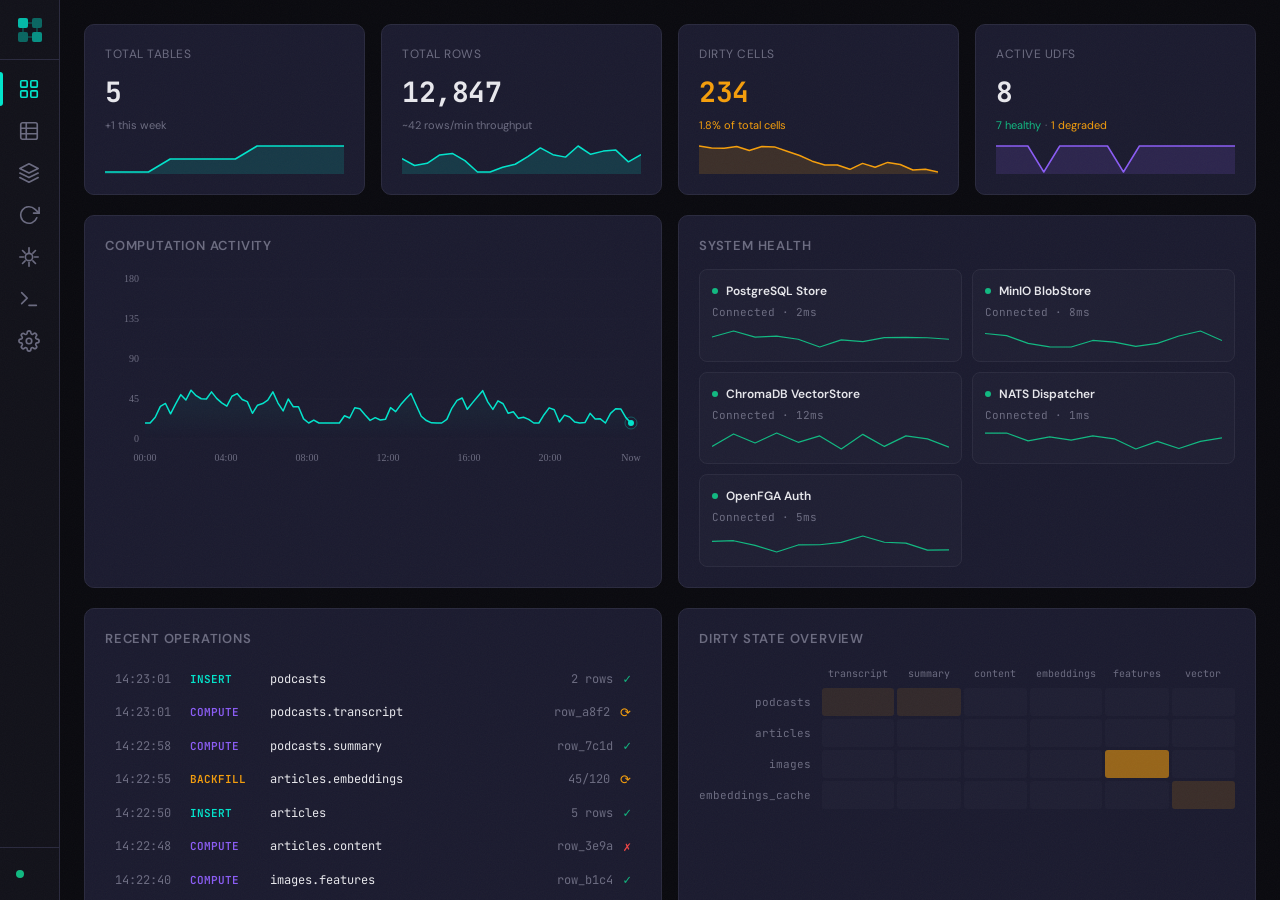
<file: playground/admin.html>
<!DOCTYPE html>
<html lang="en">
<head>
<meta charset="UTF-8">
<meta name="viewport" content="width=device-width, initial-scale=1.0">
<title>Lattice — Admin Console</title>
<link rel="preconnect" href="https://fonts.googleapis.com">
<link rel="preconnect" href="https://fonts.gstatic.com" crossorigin>
<link href="https://fonts.googleapis.com/css2?family=DM+Sans:ital,opsz,wght@0,9..40,300..700;1,9..40,300..700&family=Instrument+Serif:ital@0;1&family=JetBrains+Mono:wght@300;400;500;600&display=swap" rel="stylesheet">
<link rel="stylesheet" href="css/tokens.css">
<link rel="stylesheet" href="css/base.css">
<link rel="stylesheet" href="css/components.css">
<link rel="stylesheet" href="css/animations.css">
<style>
:root {
  --font-ui: var(--sans);
  --font-mono: var(--mono);
  --error: var(--red);
  --success: var(--green);
  --warning: var(--amber);
  --sidebar-w: 60px;
  --sidebar-expanded: 240px;
}

html, body {
  height: 100%;
  font-size: 14px;
  overflow: hidden;
}

/* Noise texture overlay */
body::before {
  content: '';
  position: fixed;
  inset: 0;
  opacity: 0.03;
  pointer-events: none;
  z-index: 9999;
  background-image: url("data:image/svg+xml,%3Csvg viewBox='0 0 256 256' xmlns='http://www.w3.org/2000/svg'%3E%3Cfilter id='n'%3E%3CfeTurbulence type='fractalNoise' baseFrequency='0.9' numOctaves='4' stitchTiles='stitch'/%3E%3C/filter%3E%3Crect width='100%25' height='100%25' filter='url(%23n)'/%3E%3C/svg%3E");
  background-size: 256px 256px;
}

/* Layout */
.app { display: flex; height: 100vh; }

/* Sidebar */
.sidebar {
  width: var(--sidebar-w);
  background: var(--surface);
  border-right: 1px solid var(--border);
  display: flex;
  flex-direction: column;
  transition: width 0.25s cubic-bezier(0.4, 0, 0.2, 1);
  overflow: hidden;
  flex-shrink: 0;
  z-index: 100;
  position: relative;
}
.sidebar:hover, .sidebar.expanded {
  width: var(--sidebar-expanded);
}
.sidebar-logo {
  height: 60px;
  display: flex;
  align-items: center;
  padding: 0 16px;
  gap: 12px;
  border-bottom: 1px solid var(--border);
  flex-shrink: 0;
}
.sidebar-logo svg { flex-shrink: 0; }
.sidebar-logo span {
  font-weight: 700;
  font-size: 18px;
  letter-spacing: 0.5px;
  white-space: nowrap;
  opacity: 0;
  transition: opacity 0.2s;
}
.sidebar:hover .sidebar-logo span,
.sidebar.expanded .sidebar-logo span { opacity: 1; }

.sidebar-nav { flex: 1; padding: 8px 0; overflow-y: auto; }
.sidebar-nav button {
  width: 100%;
  display: flex;
  align-items: center;
  gap: 14px;
  padding: 10px 18px;
  background: none;
  border: none;
  color: var(--muted);
  cursor: pointer;
  font: inherit;
  font-size: 13px;
  font-weight: 500;
  white-space: nowrap;
  position: relative;
  transition: color 0.15s, background 0.15s;
}
.sidebar-nav button:hover { color: var(--text); background: rgba(255,255,255,0.03); }
.sidebar-nav button.active { color: var(--teal); }
.sidebar-nav button.active::before {
  content: '';
  position: absolute;
  left: 0;
  top: 4px;
  bottom: 4px;
  width: 3px;
  background: var(--teal);
  border-radius: 0 3px 3px 0;
}
.sidebar-nav button svg { flex-shrink: 0; width: 22px; height: 22px; }
.sidebar-nav button span {
  opacity: 0;
  transition: opacity 0.2s;
}
.sidebar:hover .sidebar-nav button span,
.sidebar.expanded .sidebar-nav button span { opacity: 1; }

.sidebar-bottom {
  padding: 12px 16px;
  border-top: 1px solid var(--border);
  display: flex;
  align-items: center;
  gap: 10px;
  flex-shrink: 0;
}
.conn-dot {
  width: 8px;
  height: 8px;
  border-radius: 50%;
  background: var(--success);
  flex-shrink: 0;
  animation: pulse-dot 2s ease-in-out infinite;
}
.sidebar-bottom .conn-label {
  font-size: 11px;
  color: var(--muted);
  white-space: nowrap;
  opacity: 0;
  transition: opacity 0.2s;
}
.sidebar:hover .conn-label,
.sidebar.expanded .conn-label { opacity: 1; }
.user-avatar {
  width: 28px;
  height: 28px;
  border-radius: 50%;
  background: var(--card);
  border: 1px solid var(--border);
  display: flex;
  align-items: center;
  justify-content: center;
  font-size: 11px;
  color: var(--muted);
  flex-shrink: 0;
  margin-left: auto;
}

/* Main content */
.main {
  flex: 1;
  overflow-y: auto;
  overflow-x: hidden;
  padding: 24px;
}

/* View containers */
.view { display: none; animation: fadeIn 0.25s ease; }
.view.active { display: block; }

/* Cards */
.card {
  background: var(--card);
  border: 1px solid var(--border);
  border-radius: 10px;
  padding: 20px;
  position: relative;
  overflow: hidden;
}
.card::before {
  content: '';
  position: absolute;
  inset: 0;
  opacity: 0.015;
  pointer-events: none;
  background-image: url("data:image/svg+xml,%3Csvg viewBox='0 0 256 256' xmlns='http://www.w3.org/2000/svg'%3E%3Cfilter id='n'%3E%3CfeTurbulence type='fractalNoise' baseFrequency='0.9' numOctaves='4' stitchTiles='stitch'/%3E%3C/filter%3E%3Crect width='100%25' height='100%25' filter='url(%23n)'/%3E%3C/svg%3E");
}

/* Stat cards */
.stats-row {
  display: grid;
  grid-template-columns: repeat(4, 1fr);
  gap: 16px;
  margin-bottom: 20px;
}
.stat-card {
  composes: card;
}
.stat-card .label {
  font-size: 12px;
  color: var(--muted);
  text-transform: uppercase;
  letter-spacing: 0.5px;
  margin-bottom: 8px;
}
.stat-card .value {
  font-size: 28px;
  font-weight: 700;
  font-family: var(--font-mono);
  letter-spacing: -0.5px;
}
.stat-card .sub {
  font-size: 11px;
  color: var(--muted);
  margin-top: 4px;
  display: flex;
  align-items: center;
  gap: 4px;
}
.stat-card .sub.amber { color: var(--amber); }
.stat-card canvas.sparkline {
  display: block;
  margin-top: 10px;
  width: 100%;
  height: 30px;
}

/* Grid layouts */
.row-2 {
  display: grid;
  grid-template-columns: 1fr 1fr;
  gap: 16px;
  margin-bottom: 20px;
}
.row-2.bottom { margin-bottom: 0; }
.section-title {
  font-size: 13px;
  font-weight: 600;
  color: var(--muted);
  text-transform: uppercase;
  letter-spacing: 0.8px;
  margin-bottom: 14px;
}

/* Computation chart */
#compChart { width: 100%; height: 200px; display: block; border-radius: 6px; }

/* System health */
.health-grid {
  display: grid;
  grid-template-columns: 1fr 1fr;
  gap: 10px;
}
.health-item {
  background: rgba(255,255,255,0.02);
  border: 1px solid var(--border);
  border-radius: 8px;
  padding: 12px;
  display: flex;
  flex-direction: column;
  gap: 4px;
  transition: border-color 0.2s;
}
.health-item:hover { border-color: rgba(0,229,204,0.3); }
.health-item .top {
  display: flex;
  align-items: center;
  gap: 8px;
}
.health-item .dot {
  width: 6px;
  height: 6px;
  border-radius: 50%;
  background: var(--success);
  animation: pulse-dot 2s ease-in-out infinite;
}
.health-item .name {
  font-size: 12px;
  font-weight: 600;
}
.health-item .meta {
  font-size: 11px;
  color: var(--muted);
  font-family: var(--font-mono);
}
.health-item canvas {
  width: 100%;
  height: 20px;
  display: block;
  margin-top: 4px;
}

/* Operations log */
.ops-log {
  max-height: 280px;
  overflow-y: auto;
  scrollbar-width: thin;
  scrollbar-color: var(--border) transparent;
}
.ops-log::-webkit-scrollbar { width: 4px; }
.ops-log::-webkit-scrollbar-thumb { background: var(--border); border-radius: 2px; }
.ops-entry {
  display: grid;
  grid-template-columns: 65px 70px 1fr auto auto;
  gap: 10px;
  align-items: center;
  padding: 7px 10px;
  font-family: var(--font-mono);
  font-size: 12px;
  border-radius: 4px;
  cursor: pointer;
  transition: background 0.15s;
  animation: slideIn 0.3s ease;
}
@keyframes slideIn {
  from { opacity: 0; transform: translateY(-8px); }
  to { opacity: 1; transform: translateY(0); }
}
.ops-entry:hover { background: rgba(255,255,255,0.03); }
.ops-entry .time { color: var(--muted); }
.ops-entry .op { font-weight: 600; font-size: 11px; text-transform: uppercase; }
.ops-entry .op.insert { color: var(--teal); }
.ops-entry .op.compute { color: var(--violet); }
.ops-entry .op.backfill { color: var(--amber); }
.ops-entry .target { color: var(--text); }
.ops-entry .detail { color: var(--muted); }
.ops-entry .status { font-size: 13px; }
.ops-entry .status.ok { color: var(--success); }
.ops-entry .status.running { color: var(--amber); animation: spin 1s linear infinite; display: inline-block; }
.ops-entry .status.fail { color: var(--error); }

/* Dirty heatmap */
.heatmap-grid {
  display: grid;
  gap: 3px;
}
.heatmap-header {
  display: contents;
  font-size: 11px;
  color: var(--muted);
  font-family: var(--font-mono);
}
.heatmap-header span {
  padding: 4px 6px;
  text-align: center;
  font-size: 10px;
  color: var(--muted);
}
.heatmap-row {
  display: contents;
}
.heatmap-label {
  font-size: 11px;
  font-family: var(--font-mono);
  color: var(--muted);
  padding: 4px 8px 4px 0;
  text-align: right;
  white-space: nowrap;
  display: flex;
  align-items: center;
  justify-content: flex-end;
}
.heatmap-cell {
  border-radius: 3px;
  min-height: 28px;
  cursor: pointer;
  transition: transform 0.15s, box-shadow 0.15s;
  position: relative;
  display: flex;
  align-items: center;
  justify-content: center;
  font-size: 10px;
  font-family: var(--font-mono);
  color: transparent;
}
.heatmap-cell:hover {
  transform: scale(1.15);
  z-index: 2;
  color: var(--text);
  box-shadow: 0 0 12px rgba(245,158,11,0.3);
}

/* Tables view */
.table-list { display: flex; flex-direction: column; gap: 8px; }
.table-row {
  background: var(--card);
  border: 1px solid var(--border);
  border-radius: 8px;
  padding: 14px 18px;
  display: grid;
  grid-template-columns: 2fr 1fr 1fr 1fr 1fr auto;
  align-items: center;
  gap: 14px;
  cursor: pointer;
  transition: border-color 0.2s, background 0.2s;
}
.table-row:hover { border-color: rgba(0,229,204,0.3); background: rgba(26,26,46,0.8); }
.table-row .tname { font-weight: 600; font-size: 14px; }
.table-row .tmeta { font-size: 12px; color: var(--muted); font-family: var(--font-mono); }
.table-row .dirty-bar {
  width: 60px;
  height: 4px;
  background: var(--border);
  border-radius: 2px;
  overflow: hidden;
  display: inline-block;
  vertical-align: middle;
  margin-left: 6px;
}
.table-row .dirty-bar .fill {
  height: 100%;
  border-radius: 2px;
  background: var(--amber);
}
.table-expanded {
  background: var(--surface);
  border: 1px solid var(--border);
  border-radius: 8px;
  padding: 18px;
  margin-top: -4px;
  animation: fadeIn 0.2s ease;
}
.col-table {
  width: 100%;
  border-collapse: collapse;
  font-size: 12px;
}
.col-table th {
  text-align: left;
  padding: 8px 12px;
  font-size: 11px;
  text-transform: uppercase;
  letter-spacing: 0.5px;
  color: var(--muted);
  border-bottom: 1px solid var(--border);
  font-weight: 600;
}
.col-table td {
  padding: 8px 12px;
  border-bottom: 1px solid rgba(42,42,62,0.5);
  font-family: var(--font-mono);
  font-size: 12px;
}
.col-table tr:hover td { background: rgba(255,255,255,0.02); }
.badge {
  display: inline-block;
  padding: 2px 8px;
  border-radius: 4px;
  font-size: 10px;
  font-weight: 600;
  text-transform: uppercase;
}
.badge-text { background: rgba(0,229,204,0.1); color: var(--teal); }
.badge-int { background: rgba(139,92,246,0.1); color: var(--violet); }
.badge-float { background: rgba(245,158,11,0.1); color: var(--amber); }
.badge-bool { background: rgba(16,185,129,0.1); color: var(--success); }
.badge-blob { background: rgba(239,68,68,0.1); color: var(--error); }
.badge-vector { background: rgba(139,92,246,0.15); color: #A78BFA; }

/* Data grid */
.data-grid {
  width: 100%;
  border-collapse: collapse;
  margin-top: 14px;
  font-size: 12px;
  font-family: var(--font-mono);
}
.data-grid th {
  text-align: left;
  padding: 8px 12px;
  background: rgba(255,255,255,0.02);
  border-bottom: 1px solid var(--border);
  font-size: 11px;
  color: var(--muted);
  font-weight: 500;
}
.data-grid td {
  padding: 7px 12px;
  border-bottom: 1px solid rgba(42,42,62,0.3);
  max-width: 200px;
  overflow: hidden;
  text-overflow: ellipsis;
  white-space: nowrap;
}
.data-grid tr:nth-child(even) td { background: rgba(255,255,255,0.01); }
.data-grid tr:hover td { background: rgba(0,229,204,0.03); }

.table-actions { display: flex; gap: 8px; margin-top: 14px; }

/* Buttons */
.btn {
  padding: 7px 16px;
  border-radius: 6px;
  border: 1px solid var(--border);
  background: var(--card);
  color: var(--text);
  font: inherit;
  font-size: 12px;
  font-weight: 500;
  cursor: pointer;
  transition: all 0.15s;
  display: inline-flex;
  align-items: center;
  gap: 6px;
}
.btn:hover { border-color: var(--teal); background: rgba(0,229,204,0.05); }
.btn-primary {
  background: var(--teal);
  color: #0A0A0F;
  border-color: var(--teal);
  font-weight: 600;
}
.btn-primary:hover { background: #00CDB7; }
.btn-danger { border-color: rgba(239,68,68,0.3); color: var(--error); }
.btn-danger:hover { background: rgba(239,68,68,0.1); border-color: var(--error); }

.view-header {
  display: flex;
  align-items: center;
  justify-content: space-between;
  margin-bottom: 20px;
}
.view-title {
  font-size: 20px;
  font-weight: 700;
}

/* UDFs view */
.udf-grid {
  display: grid;
  grid-template-columns: repeat(auto-fill, minmax(280px, 1fr));
  gap: 14px;
}
.udf-card {
  background: var(--card);
  border: 1px solid var(--border);
  border-radius: 10px;
  padding: 18px;
  cursor: pointer;
  transition: border-color 0.2s, transform 0.15s;
}
.udf-card:hover { border-color: rgba(0,229,204,0.3); transform: translateY(-2px); }
.udf-card .udf-top {
  display: flex;
  align-items: center;
  justify-content: space-between;
  margin-bottom: 12px;
}
.udf-card .udf-name { font-weight: 700; font-size: 15px; }
.udf-status {
  display: flex;
  align-items: center;
  gap: 5px;
  font-size: 11px;
  font-weight: 500;
}
.udf-status .dot {
  width: 6px;
  height: 6px;
  border-radius: 50%;
}
.udf-status.healthy .dot { background: var(--success); animation: pulse-dot 2s ease-in-out infinite; }
.udf-status.healthy { color: var(--success); }
.udf-status.degraded .dot { background: var(--amber); animation: pulse-dot 1s ease-in-out infinite; }
.udf-status.degraded { color: var(--amber); }
.udf-status.down .dot { background: var(--error); }
.udf-status.down { color: var(--error); }
.udf-endpoint {
  font-size: 11px;
  font-family: var(--font-mono);
  color: var(--muted);
  margin-bottom: 14px;
}
.udf-metrics {
  display: grid;
  grid-template-columns: 1fr 1fr;
  gap: 8px;
}
.udf-metric {
  font-size: 11px;
}
.udf-metric .ml { color: var(--muted); display: block; margin-bottom: 2px; }
.udf-metric .mv { font-weight: 600; font-family: var(--font-mono); font-size: 13px; }

/* Backfill view */
.backfill-list { display: flex; flex-direction: column; gap: 12px; }
.backfill-item {
  background: var(--card);
  border: 1px solid var(--border);
  border-radius: 10px;
  padding: 18px;
}
.backfill-item .bf-top {
  display: flex;
  align-items: center;
  justify-content: space-between;
  margin-bottom: 10px;
}
.backfill-item .bf-name { font-weight: 600; font-size: 14px; }
.backfill-item .bf-pct {
  font-family: var(--font-mono);
  font-weight: 700;
  font-size: 16px;
  color: var(--teal);
}
.bf-bar {
  width: 100%;
  height: 6px;
  background: var(--border);
  border-radius: 3px;
  overflow: hidden;
  margin-bottom: 10px;
}
.bf-bar .fill {
  height: 100%;
  border-radius: 3px;
  background: linear-gradient(90deg, var(--teal), #00B8A3);
  transition: width 0.5s ease;
  position: relative;
}
.bf-bar .fill::after {
  content: '';
  position: absolute;
  right: 0;
  top: 0;
  bottom: 0;
  width: 20px;
  background: linear-gradient(90deg, transparent, rgba(255,255,255,0.3));
  animation: shimmer 1.5s ease-in-out infinite;
}
@keyframes shimmer {
  0%, 100% { opacity: 0; }
  50% { opacity: 1; }
}
.bf-meta {
  display: flex;
  gap: 24px;
  font-size: 12px;
  color: var(--muted);
}
.bf-meta span { font-family: var(--font-mono); }
.bf-reason {
  display: inline-block;
  padding: 2px 8px;
  border-radius: 4px;
  font-size: 10px;
  font-weight: 600;
  background: rgba(139,92,246,0.1);
  color: var(--violet);
  margin-left: 8px;
}

.completed-section { margin-top: 28px; }
.completed-item {
  display: grid;
  grid-template-columns: 2fr 1fr 1fr 1fr;
  gap: 14px;
  align-items: center;
  padding: 10px 14px;
  border-bottom: 1px solid rgba(42,42,62,0.3);
  font-size: 12px;
}
.completed-item .bf-done { color: var(--success); font-weight: 600; }

/* Logs view */
.logs-controls {
  display: flex;
  gap: 10px;
  margin-bottom: 14px;
  align-items: center;
  flex-wrap: wrap;
}
.logs-controls select, .logs-controls input {
  padding: 6px 12px;
  border-radius: 6px;
  border: 1px solid var(--border);
  background: var(--card);
  color: var(--text);
  font: inherit;
  font-size: 12px;
}
.logs-controls input { width: 200px; }
.logs-controls label {
  font-size: 12px;
  color: var(--muted);
  display: flex;
  align-items: center;
  gap: 6px;
  cursor: pointer;
}
.logs-controls label input[type="checkbox"] {
  width: auto;
  accent-color: var(--teal);
}

.logs-terminal {
  background: #08080C;
  border: 1px solid var(--border);
  border-radius: 8px;
  padding: 14px;
  font-family: var(--font-mono);
  font-size: 12px;
  height: calc(100vh - 200px);
  overflow-y: auto;
  scrollbar-width: thin;
  scrollbar-color: var(--border) transparent;
  line-height: 1.7;
}
.logs-terminal::-webkit-scrollbar { width: 4px; }
.logs-terminal::-webkit-scrollbar-thumb { background: var(--border); border-radius: 2px; }

.log-line { padding: 1px 0; display: flex; gap: 10px; animation: slideIn 0.2s ease; }
.log-line .ll-time { color: var(--muted); flex-shrink: 0; }
.log-line .ll-level { font-weight: 600; flex-shrink: 0; width: 44px; }
.log-line .ll-level.debug { color: #555; }
.log-line .ll-level.info { color: var(--text); }
.log-line .ll-level.warn { color: var(--amber); }
.log-line .ll-level.error { color: var(--error); }
.log-line .ll-msg { color: var(--muted); }
.log-line .ll-msg .highlight { color: var(--text); }

/* Settings view */
.settings-grid {
  display: grid;
  grid-template-columns: 1fr 1fr;
  gap: 16px;
}
.setting-group h3 {
  font-size: 14px;
  font-weight: 600;
  margin-bottom: 14px;
  padding-bottom: 8px;
  border-bottom: 1px solid var(--border);
}
.setting-row {
  display: flex;
  align-items: center;
  justify-content: space-between;
  padding: 10px 0;
  font-size: 13px;
}
.setting-row .slabel { color: var(--muted); }
.setting-row .sval {
  font-family: var(--font-mono);
  font-size: 12px;
  background: rgba(255,255,255,0.03);
  padding: 4px 10px;
  border-radius: 4px;
  border: 1px solid var(--border);
}

/* Modal */
.modal-overlay {
  position: fixed;
  inset: 0;
  background: rgba(0,0,0,0.6);
  backdrop-filter: blur(4px);
  z-index: 200;
  display: none;
  align-items: center;
  justify-content: center;
  animation: fadeIn 0.2s ease;
}
.modal-overlay.open { display: flex; }
.modal {
  background: var(--surface);
  border: 1px solid var(--border);
  border-radius: 12px;
  padding: 24px;
  width: 90%;
  max-width: 520px;
  max-height: 80vh;
  overflow-y: auto;
}
.modal h2 { font-size: 18px; margin-bottom: 18px; }
.form-group { margin-bottom: 14px; }
.form-group label {
  display: block;
  font-size: 12px;
  color: var(--muted);
  margin-bottom: 5px;
  font-weight: 500;
}
.form-group input, .form-group select {
  width: 100%;
  padding: 8px 12px;
  border-radius: 6px;
  border: 1px solid var(--border);
  background: var(--card);
  color: var(--text);
  font: inherit;
  font-size: 13px;
}
.modal-actions {
  display: flex;
  gap: 10px;
  justify-content: flex-end;
  margin-top: 20px;
}

/* Responsive */
@media (max-width: 900px) {
  .stats-row { grid-template-columns: repeat(2, 1fr); }
  .row-2 { grid-template-columns: 1fr; }
  .udf-grid { grid-template-columns: 1fr; }
  .settings-grid { grid-template-columns: 1fr; }
  .table-row { grid-template-columns: 1fr 1fr; gap: 8px; }
}

@media (max-width: 640px) {
  .sidebar {
    position: fixed;
    bottom: 0;
    left: 0;
    right: 0;
    top: auto;
    width: 100% !important;
    height: 56px;
    flex-direction: row;
    border-right: none;
    border-top: 1px solid var(--border);
    z-index: 100;
  }
  .sidebar-logo, .sidebar-bottom { display: none; }
  .sidebar-nav {
    display: flex;
    flex-direction: row;
    padding: 0;
    width: 100%;
    justify-content: space-around;
    overflow: visible;
  }
  .sidebar-nav button {
    flex-direction: column;
    padding: 8px 4px;
    gap: 2px;
    font-size: 9px;
  }
  .sidebar-nav button span { opacity: 1 !important; }
  .sidebar-nav button svg { width: 18px; height: 18px; }
  .sidebar-nav button.active::before {
    left: 50%;
    top: 0;
    bottom: auto;
    width: 20px;
    height: 2px;
    transform: translateX(-50%);
    border-radius: 0 0 3px 3px;
  }
  .app { flex-direction: column; }
  .main { padding: 16px; padding-bottom: 72px; }
  .stats-row { grid-template-columns: repeat(2, 1fr); }
}

/* Skeleton loading */
.skeleton {
  background: linear-gradient(90deg, var(--card) 25%, rgba(255,255,255,0.05) 50%, var(--card) 75%);
  background-size: 200% 100%;
  animation: skeleton-shimmer 1.5s ease-in-out infinite;
  border-radius: 6px;
}
@keyframes skeleton-shimmer {
  0% { background-position: 200% 0; }
  100% { background-position: -200% 0; }
}

/* Toggle switch */
.toggle {
  position: relative;
  width: 36px;
  height: 20px;
  background: var(--border);
  border-radius: 10px;
  cursor: pointer;
  transition: background 0.2s;
}
.toggle.on { background: var(--teal); }
.toggle::after {
  content: '';
  position: absolute;
  top: 2px;
  left: 2px;
  width: 16px;
  height: 16px;
  background: var(--text);
  border-radius: 50%;
  transition: transform 0.2s;
}
.toggle.on::after { transform: translateX(16px); }
</style>
</head>
<body>
<div class="app">
  <!-- Sidebar -->
  <nav class="sidebar" id="sidebar">
    <div class="sidebar-logo">
      <svg width="28" height="28" viewBox="0 0 28 28" fill="none">
        <rect x="2" y="2" width="10" height="10" rx="2" fill="#00E5CC" opacity="0.8"/>
        <rect x="16" y="2" width="10" height="10" rx="2" fill="#00E5CC" opacity="0.4"/>
        <rect x="2" y="16" width="10" height="10" rx="2" fill="#00E5CC" opacity="0.4"/>
        <rect x="16" y="16" width="10" height="10" rx="2" fill="#00E5CC" opacity="0.6"/>
        <line x1="12" y1="7" x2="16" y2="7" stroke="#00E5CC" stroke-width="1.5" opacity="0.3"/>
        <line x1="7" y1="12" x2="7" y2="16" stroke="#00E5CC" stroke-width="1.5" opacity="0.3"/>
        <line x1="21" y1="12" x2="21" y2="16" stroke="#00E5CC" stroke-width="1.5" opacity="0.3"/>
        <line x1="12" y1="21" x2="16" y2="21" stroke="#00E5CC" stroke-width="1.5" opacity="0.3"/>
      </svg>
      <span>Lattice</span>
    </div>
    <div class="sidebar-nav" id="sidebarNav">
      <button class="active" data-view="dashboard" title="Dashboard">
        <svg viewBox="0 0 24 24" fill="none" stroke="currentColor" stroke-width="1.8" stroke-linecap="round" stroke-linejoin="round"><rect x="3" y="3" width="7" height="7" rx="1"/><rect x="14" y="3" width="7" height="7" rx="1"/><rect x="3" y="14" width="7" height="7" rx="1"/><rect x="14" y="14" width="7" height="7" rx="1"/></svg>
        <span>Dashboard</span>
      </button>
      <button data-view="tables" title="Tables">
        <svg viewBox="0 0 24 24" fill="none" stroke="currentColor" stroke-width="1.8" stroke-linecap="round" stroke-linejoin="round"><rect x="3" y="3" width="18" height="18" rx="2"/><line x1="3" y1="9" x2="21" y2="9"/><line x1="3" y1="15" x2="21" y2="15"/><line x1="9" y1="3" x2="9" y2="21"/></svg>
        <span>Tables</span>
      </button>
      <button data-view="udfs" title="UDFs">
        <svg viewBox="0 0 24 24" fill="none" stroke="currentColor" stroke-width="1.8" stroke-linecap="round" stroke-linejoin="round"><path d="M12 2L2 7l10 5 10-5-10-5z"/><path d="M2 17l10 5 10-5"/><path d="M2 12l10 5 10-5"/></svg>
        <span>UDFs</span>
      </button>
      <button data-view="backfill" title="Backfill">
        <svg viewBox="0 0 24 24" fill="none" stroke="currentColor" stroke-width="1.8" stroke-linecap="round" stroke-linejoin="round"><polyline points="23 4 23 10 17 10"/><path d="M20.49 15a9 9 0 1 1-2.12-9.36L23 10"/></svg>
        <span>Backfill</span>
      </button>
      <button data-view="adapters" title="Adapters">
        <svg viewBox="0 0 24 24" fill="none" stroke="currentColor" stroke-width="1.8" stroke-linecap="round" stroke-linejoin="round"><path d="M12 2v6"/><path d="M12 18v4"/><circle cx="12" cy="12" r="4"/><path d="M4.93 4.93l2.83 2.83"/><path d="M16.24 16.24l2.83 2.83"/><path d="M2 12h4"/><path d="M18 12h4"/><path d="M4.93 19.07l2.83-2.83"/><path d="M16.24 7.76l2.83-2.83"/></svg>
        <span>Adapters</span>
      </button>
      <button data-view="logs" title="Logs">
        <svg viewBox="0 0 24 24" fill="none" stroke="currentColor" stroke-width="1.8" stroke-linecap="round" stroke-linejoin="round"><polyline points="4 17 10 11 4 5"/><line x1="12" y1="19" x2="20" y2="19"/></svg>
        <span>Logs</span>
      </button>
      <button data-view="settings" title="Settings">
        <svg viewBox="0 0 24 24" fill="none" stroke="currentColor" stroke-width="1.8" stroke-linecap="round" stroke-linejoin="round"><circle cx="12" cy="12" r="3"/><path d="M19.4 15a1.65 1.65 0 0 0 .33 1.82l.06.06a2 2 0 0 1-2.83 2.83l-.06-.06a1.65 1.65 0 0 0-1.82-.33 1.65 1.65 0 0 0-1 1.51V21a2 2 0 0 1-4 0v-.09A1.65 1.65 0 0 0 9 19.4a1.65 1.65 0 0 0-1.82.33l-.06.06a2 2 0 0 1-2.83-2.83l.06-.06A1.65 1.65 0 0 0 4.68 15a1.65 1.65 0 0 0-1.51-1H3a2 2 0 0 1 0-4h.09A1.65 1.65 0 0 0 4.6 9a1.65 1.65 0 0 0-.33-1.82l-.06-.06a2 2 0 0 1 2.83-2.83l.06.06A1.65 1.65 0 0 0 9 4.68a1.65 1.65 0 0 0 1-1.51V3a2 2 0 0 1 4 0v.09a1.65 1.65 0 0 0 1 1.51 1.65 1.65 0 0 0 1.82-.33l.06-.06a2 2 0 0 1 2.83 2.83l-.06.06A1.65 1.65 0 0 0 19.4 9a1.65 1.65 0 0 0 1.51 1H21a2 2 0 0 1 0 4h-.09a1.65 1.65 0 0 0-1.51 1z"/></svg>
        <span>Settings</span>
      </button>
    </div>
    <div class="sidebar-bottom">
      <div class="conn-dot"></div>
      <span class="conn-label">Connected</span>
      <div class="user-avatar">A</div>
    </div>
  </nav>

  <!-- Main -->
  <main class="main" id="mainContent">
    <!-- Dashboard -->
    <div class="view active" id="view-dashboard">
      <div class="stats-row">
        <div class="card stat-card">
          <div class="label">Total Tables</div>
          <div class="value" id="stat-tables">5</div>
          <div class="sub">+1 this week</div>
          <canvas class="sparkline" id="spark-tables"></canvas>
        </div>
        <div class="card stat-card">
          <div class="label">Total Rows</div>
          <div class="value" id="stat-rows">12,847</div>
          <div class="sub">~42 rows/min throughput</div>
          <canvas class="sparkline" id="spark-rows"></canvas>
        </div>
        <div class="card stat-card">
          <div class="label">Dirty Cells</div>
          <div class="value" style="color:var(--amber)" id="stat-dirty">234</div>
          <div class="sub amber">1.8% of total cells</div>
          <canvas class="sparkline" id="spark-dirty"></canvas>
        </div>
        <div class="card stat-card">
          <div class="label">Active UDFs</div>
          <div class="value" id="stat-udfs">8</div>
          <div class="sub"><span style="color:var(--success)">7 healthy</span> &middot; <span style="color:var(--amber)">1 degraded</span></div>
          <canvas class="sparkline" id="spark-udfs"></canvas>
        </div>
      </div>

      <div class="row-2">
        <div class="card">
          <div class="section-title">Computation Activity</div>
          <canvas id="compChart"></canvas>
        </div>
        <div class="card">
          <div class="section-title">System Health</div>
          <div class="health-grid" id="healthGrid"></div>
        </div>
      </div>

      <div class="row-2 bottom">
        <div class="card">
          <div class="section-title">Recent Operations</div>
          <div class="ops-log" id="opsLog"></div>
        </div>
        <div class="card">
          <div class="section-title">Dirty State Overview</div>
          <div id="heatmapContainer"></div>
        </div>
      </div>
    </div>

    <!-- Tables -->
    <div class="view" id="view-tables">
      <div class="view-header">
        <div class="view-title">Tables</div>
        <button class="btn btn-primary" onclick="openModal()">+ Create Table</button>
      </div>
      <div class="table-list" id="tableList"></div>
    </div>

    <!-- UDFs -->
    <div class="view" id="view-udfs">
      <div class="view-header">
        <div class="view-title">UDFs</div>
        <button class="btn btn-primary">+ Register UDF</button>
      </div>
      <div class="udf-grid" id="udfGrid"></div>
    </div>

    <!-- Backfill -->
    <div class="view" id="view-backfill">
      <div class="view-header">
        <div class="view-title">Backfill</div>
        <button class="btn btn-primary">+ Start Backfill</button>
      </div>
      <div class="section-title" style="margin-top:4px">Active</div>
      <div class="backfill-list" id="activeBackfills"></div>
      <div class="completed-section">
        <div class="section-title">Completed</div>
        <div id="completedBackfills"></div>
      </div>
    </div>

    <!-- Adapters -->
    <div class="view" id="view-adapters">
      <div class="view-header">
        <div class="view-title">Adapters</div>
      </div>
      <div class="udf-grid" id="adapterGrid"></div>
    </div>

    <!-- Logs -->
    <div class="view" id="view-logs">
      <div class="view-header">
        <div class="view-title">Logs</div>
      </div>
      <div class="logs-controls">
        <select id="logLevelFilter">
          <option value="all">All Levels</option>
          <option value="debug">DEBUG</option>
          <option value="info">INFO</option>
          <option value="warn">WARN</option>
          <option value="error">ERROR</option>
        </select>
        <select id="logTableFilter">
          <option value="all">All Tables</option>
          <option value="podcasts">podcasts</option>
          <option value="articles">articles</option>
          <option value="images">images</option>
          <option value="search_queries">search_queries</option>
          <option value="embeddings_cache">embeddings_cache</option>
        </select>
        <input type="text" id="logSearch" placeholder="Search logs...">
        <label><input type="checkbox" id="logAutoScroll" checked> Auto-scroll</label>
      </div>
      <div class="logs-terminal" id="logsTerminal"></div>
    </div>

    <!-- Settings -->
    <div class="view" id="view-settings">
      <div class="view-header">
        <div class="view-title">Settings</div>
      </div>
      <div class="settings-grid">
        <div class="card setting-group">
          <h3>Engine Configuration</h3>
          <div class="setting-row"><span class="slabel">Max concurrent computations</span><span class="sval">64</span></div>
          <div class="setting-row"><span class="slabel">Backfill batch size</span><span class="sval">50</span></div>
          <div class="setting-row"><span class="slabel">UDF timeout</span><span class="sval">30s</span></div>
          <div class="setting-row"><span class="slabel">Dirty check interval</span><span class="sval">500ms</span></div>
          <div class="setting-row"><span class="slabel">DAG recomputation strategy</span><span class="sval">topological</span></div>
        </div>
        <div class="card setting-group">
          <h3>Storage</h3>
          <div class="setting-row"><span class="slabel">Primary store</span><span class="sval">postgresql</span></div>
          <div class="setting-row"><span class="slabel">Blob store</span><span class="sval">minio</span></div>
          <div class="setting-row"><span class="slabel">Vector store</span><span class="sval">chromadb</span></div>
          <div class="setting-row"><span class="slabel">Dispatcher</span><span class="sval">nats</span></div>
          <div class="setting-row"><span class="slabel">Auth provider</span><span class="sval">openfga</span></div>
        </div>
        <div class="card setting-group">
          <h3>Connections</h3>
          <div class="setting-row"><span class="slabel">PostgreSQL DSN</span><span class="sval">postgres://lattice:***@localhost:5432/lattice</span></div>
          <div class="setting-row"><span class="slabel">MinIO endpoint</span><span class="sval">localhost:9000</span></div>
          <div class="setting-row"><span class="slabel">NATS URL</span><span class="sval">nats://localhost:4222</span></div>
          <div class="setting-row"><span class="slabel">ChromaDB URL</span><span class="sval">http://localhost:8000</span></div>
        </div>
        <div class="card setting-group">
          <h3>Logging</h3>
          <div class="setting-row"><span class="slabel">Log level</span><span class="sval">info</span></div>
          <div class="setting-row"><span class="slabel">Log format</span><span class="sval">json</span></div>
          <div class="setting-row"><span class="slabel">Max log retention</span><span class="sval">7d</span></div>
          <div class="setting-row"><span class="slabel">Metrics export</span><span class="sval">prometheus</span></div>
        </div>
      </div>
    </div>
  </main>
</div>

<!-- Modal -->
<div class="modal-overlay" id="modal">
  <div class="modal">
    <h2>Create Table</h2>
    <div class="form-group">
      <label>Table Name</label>
      <input type="text" placeholder="e.g., documents">
    </div>
    <div class="form-group">
      <label>Primary Key Column</label>
      <input type="text" value="id" placeholder="id">
    </div>
    <div id="modalColumns">
      <div class="form-group" style="display:grid;grid-template-columns:1fr 1fr;gap:8px;">
        <div><label>Column Name</label><input type="text" placeholder="e.g., content"></div>
        <div><label>Type</label><select><option>TEXT</option><option>INT</option><option>FLOAT</option><option>BOOL</option><option>BLOB</option><option>VECTOR</option></select></div>
      </div>
    </div>
    <button class="btn" onclick="addModalColumn()" style="margin-top:4px;font-size:11px">+ Add Column</button>
    <div class="modal-actions">
      <button class="btn" onclick="closeModal()">Cancel</button>
      <button class="btn btn-primary" onclick="closeModal()">Create</button>
    </div>
  </div>
</div>

<script src="js/utils.js"></script>
<script src="js/nav.js"></script>
<script>
// ========================================
// DATA
// ========================================

const TABLES = [
  { name: 'podcasts', cols: [
    { name: 'id', type: 'TEXT', computed: false },
    { name: 'audio_url', type: 'TEXT', computed: false },
    { name: 'transcript', type: 'TEXT', computed: true, udf: 'transcribe-v2', deps: ['audio_url'] },
    { name: 'summary', type: 'TEXT', computed: true, udf: 'summarize-gpt4', deps: ['transcript'] },
  ], rows: 127, dirty: 3 },
  { name: 'articles', cols: [
    { name: 'id', type: 'TEXT', computed: false },
    { name: 'url', type: 'TEXT', computed: false },
    { name: 'content', type: 'TEXT', computed: true, udf: 'scrape-v1', deps: ['url'] },
    { name: 'embeddings', type: 'VECTOR', computed: true, udf: 'embed-ada002', deps: ['content'] },
  ], rows: 892, dirty: 0 },
  { name: 'images', cols: [
    { name: 'id', type: 'TEXT', computed: false },
    { name: 'blob_ref', type: 'BLOB', computed: false },
    { name: 'features', type: 'VECTOR', computed: true, udf: 'classify-resnet', deps: ['blob_ref'] },
  ], rows: 2340, dirty: 15 },
  { name: 'search_queries', cols: [
    { name: 'id', type: 'TEXT', computed: false },
    { name: 'query', type: 'TEXT', computed: false },
  ], rows: 9488, dirty: 0 },
  { name: 'embeddings_cache', cols: [
    { name: 'id', type: 'TEXT', computed: false },
    { name: 'source_ref', type: 'TEXT', computed: false },
    { name: 'vector', type: 'VECTOR', computed: true, udf: 'embed-ada002', deps: ['source_ref'] },
  ], rows: 3210, dirty: 1 },
];

const UDFS = [
  { name: 'transcribe-v2', endpoint: 'localhost:50051', status: 'healthy', avgLatency: '2.3s', p99: '8.1s', invocations: 1247, errorRate: 0.1, version: 'v2.1.0' },
  { name: 'summarize-gpt4', endpoint: 'localhost:50052', status: 'healthy', avgLatency: '1.1s', p99: '4.2s', invocations: 3891, errorRate: 0.3, version: 'v1.4.2' },
  { name: 'embed-ada002', endpoint: 'localhost:50053', status: 'healthy', avgLatency: '45ms', p99: '120ms', invocations: 18420, errorRate: 0, version: 'v3.0.1' },
  { name: 'scrape-v1', endpoint: 'localhost:50054', status: 'degraded', avgLatency: '890ms', p99: '5.2s', invocations: 2103, errorRate: 5.2, version: 'v1.0.3' },
  { name: 'chunk-recursive', endpoint: 'localhost:50055', status: 'healthy', avgLatency: '12ms', p99: '45ms', invocations: 7654, errorRate: 0, version: 'v2.0.0' },
  { name: 'classify-resnet', endpoint: 'localhost:50056', status: 'healthy', avgLatency: '156ms', p99: '420ms', invocations: 4521, errorRate: 0.1, version: 'v1.2.1' },
  { name: 'detect-objects', endpoint: 'localhost:50057', status: 'healthy', avgLatency: '340ms', p99: '890ms', invocations: 2890, errorRate: 0.2, version: 'v1.1.0' },
  { name: 'search-hybrid', endpoint: 'localhost:50058', status: 'healthy', avgLatency: '23ms', p99: '67ms', invocations: 42100, errorRate: 0, version: 'v2.3.0' },
];

const ADAPTERS = [
  { name: 'PostgreSQL Store', type: 'Storage', status: 'connected', latency: 2, endpoint: 'localhost:5432', version: '15.4' },
  { name: 'MinIO BlobStore', type: 'Blob Storage', status: 'connected', latency: 8, endpoint: 'localhost:9000', version: '2024.1' },
  { name: 'ChromaDB VectorStore', type: 'Vector Store', status: 'connected', latency: 12, endpoint: 'localhost:8000', version: '0.4.22' },
  { name: 'NATS Dispatcher', type: 'Dispatch', status: 'connected', latency: 1, endpoint: 'localhost:4222', version: '2.10.4' },
  { name: 'OpenFGA Auth', type: 'Auth', status: 'connected', latency: 5, endpoint: 'localhost:8080', version: '1.4.0' },
];

const OPERATIONS = [
  { time: '14:23:01', op: 'INSERT', table: 'podcasts', detail: '2 rows', status: 'ok', ms: 12 },
  { time: '14:23:01', op: 'COMPUTE', table: 'podcasts.transcript', detail: 'row_a8f2', status: 'running', ms: null },
  { time: '14:22:58', op: 'COMPUTE', table: 'podcasts.summary', detail: 'row_7c1d', status: 'ok', ms: 340 },
  { time: '14:22:55', op: 'BACKFILL', table: 'articles.embeddings', detail: '45/120', status: 'running', ms: null },
  { time: '14:22:50', op: 'INSERT', table: 'articles', detail: '5 rows', status: 'ok', ms: 8 },
  { time: '14:22:48', op: 'COMPUTE', table: 'articles.content', detail: 'row_3e9a', status: 'fail', ms: null },
  { time: '14:22:40', op: 'COMPUTE', table: 'images.features', detail: 'row_b1c4', status: 'ok', ms: 156 },
  { time: '14:22:35', op: 'INSERT', table: 'search_queries', detail: '12 rows', status: 'ok', ms: 3 },
  { time: '14:22:30', op: 'COMPUTE', table: 'embeddings_cache.vector', detail: 'row_9d2e', status: 'ok', ms: 45 },
  { time: '14:22:22', op: 'BACKFILL', table: 'images.features', detail: '1890/2340', status: 'running', ms: null },
];

const LOG_MESSAGES = [
  { level: 'info', table: 'podcasts', msg: 'INSERT completed: <span class="highlight">2 rows</span> into podcasts (12ms)' },
  { level: 'info', table: 'podcasts', msg: 'UDF dispatch: <span class="highlight">transcribe-v2</span> for podcasts.transcript row_a8f2' },
  { level: 'debug', table: 'podcasts', msg: 'DAG dependency resolved: podcasts.transcript -> podcasts.audio_url' },
  { level: 'warn', table: 'articles', msg: 'UDF <span class="highlight">scrape-v1</span> latency above threshold: 4.2s (threshold: 3s)' },
  { level: 'info', table: 'articles', msg: 'COMPUTE completed: articles.embeddings row_c4f1 (45ms)' },
  { level: 'error', table: 'articles', msg: 'COMPUTE failed: articles.content row_3e9a — <span class="highlight">timeout after 30s</span>' },
  { level: 'info', table: 'images', msg: 'BACKFILL progress: images.features 1890/2340 (81%)' },
  { level: 'debug', table: 'images', msg: 'Dirty state marked: images.features 351 cells' },
  { level: 'info', table: 'search_queries', msg: 'INSERT completed: <span class="highlight">12 rows</span> into search_queries (3ms)' },
  { level: 'info', table: 'embeddings_cache', msg: 'COMPUTE completed: embeddings_cache.vector row_9d2e (45ms)' },
  { level: 'warn', table: 'images', msg: 'MinIO blob fetch retry: attempt 2/3 for blob_ref <span class="highlight">img_x7k2</span>' },
  { level: 'debug', table: 'podcasts', msg: 'NATS publish: computation.complete podcasts.summary row_7c1d' },
  { level: 'info', table: 'articles', msg: 'BACKFILL started: articles.embeddings (schema change on column embeddings)' },
  { level: 'error', table: 'images', msg: 'ChromaDB vector insert failed: <span class="highlight">dimension mismatch</span> (expected 1536, got 768)' },
  { level: 'info', table: 'podcasts', msg: 'COMPUTE completed: podcasts.summary row_7c1d (340ms)' },
  { level: 'debug', table: 'articles', msg: 'OpenFGA permission check: user_admin -> articles.write (allowed)' },
];

// ========================================
// NAVIGATION
// ========================================

const navButtons = document.querySelectorAll('#sidebarNav button');
const views = document.querySelectorAll('.view');

function switchView(viewId) {
  views.forEach(v => v.classList.remove('active'));
  navButtons.forEach(b => b.classList.remove('active'));
  document.getElementById('view-' + viewId).classList.add('active');
  document.querySelector(`[data-view="${viewId}"]`).classList.add('active');
}

navButtons.forEach(btn => {
  btn.addEventListener('click', () => switchView(btn.dataset.view));
});

// Keyboard nav: 1-7 for views
document.addEventListener('keydown', e => {
  if (e.target.tagName === 'INPUT' || e.target.tagName === 'SELECT' || e.target.tagName === 'TEXTAREA') return;
  const viewMap = ['dashboard', 'tables', 'udfs', 'backfill', 'adapters', 'logs', 'settings'];
  const idx = parseInt(e.key) - 1;
  if (idx >= 0 && idx < viewMap.length) switchView(viewMap[idx]);
});

// ========================================
// CANVAS UTILS
// ========================================

function drawSparkline(canvasId, data, color = '#00E5CC', fillAlpha = 0.15) {
  const canvas = document.getElementById(canvasId);
  if (!canvas) return;
  const ctx = canvas.getContext('2d');
  const dpr = window.devicePixelRatio || 1;
  const rect = canvas.getBoundingClientRect();
  canvas.width = rect.width * dpr;
  canvas.height = rect.height * dpr;
  ctx.scale(dpr, dpr);
  const w = rect.width, h = rect.height;
  const max = Math.max(...data), min = Math.min(...data);
  const range = max - min || 1;
  const step = w / (data.length - 1);

  ctx.beginPath();
  data.forEach((v, i) => {
    const x = i * step;
    const y = h - ((v - min) / range) * (h - 4) - 2;
    i === 0 ? ctx.moveTo(x, y) : ctx.lineTo(x, y);
  });
  ctx.strokeStyle = color;
  ctx.lineWidth = 1.5;
  ctx.lineJoin = 'round';
  ctx.stroke();

  // fill
  ctx.lineTo((data.length - 1) * step, h);
  ctx.lineTo(0, h);
  ctx.closePath();
  ctx.fillStyle = color.replace(')', `,${fillAlpha})`).replace('rgb', 'rgba').replace('#', '');
  // manual hex to rgba
  const r = parseInt(color.slice(1,3),16), g = parseInt(color.slice(3,5),16), b = parseInt(color.slice(5,7),16);
  ctx.fillStyle = `rgba(${r},${g},${b},${fillAlpha})`;
  ctx.fill();
}

function generateData(len, min, max, smooth = true) {
  const data = [];
  let v = min + Math.random() * (max - min);
  for (let i = 0; i < len; i++) {
    v += (Math.random() - 0.5) * (max - min) * 0.2;
    v = Math.max(min, Math.min(max, v));
    data.push(v);
  }
  return data;
}

// ========================================
// DASHBOARD
// ========================================

// Sparklines
function initSparklines() {
  drawSparkline('spark-tables', [3,3,3,4,4,4,4,5,5,5,5,5], '#00E5CC');
  drawSparkline('spark-rows', generateData(20, 8000, 13000), '#00E5CC');
  drawSparkline('spark-dirty', generateData(20, 100, 400), '#F59E0B');
  drawSparkline('spark-udfs', [8,8,8,7,8,8,8,8,7,8,8,8,8,8,8,8], '#8B5CF6');
}

// Computation chart
let compData = generateData(96, 20, 180);
function drawCompChart() {
  const canvas = document.getElementById('compChart');
  if (!canvas) return;
  const ctx = canvas.getContext('2d');
  const dpr = window.devicePixelRatio || 1;
  const rect = canvas.getBoundingClientRect();
  canvas.width = rect.width * dpr;
  canvas.height = rect.height * dpr;
  ctx.scale(dpr, dpr);
  const w = rect.width, h = rect.height;
  const pad = { top: 10, bottom: 30, left: 40, right: 10 };
  const cw = w - pad.left - pad.right;
  const ch = h - pad.top - pad.bottom;

  ctx.clearRect(0, 0, w, h);

  // Grid lines
  ctx.strokeStyle = 'rgba(42,42,62,0.5)';
  ctx.lineWidth = 0.5;
  for (let i = 0; i <= 4; i++) {
    const y = pad.top + (ch / 4) * i;
    ctx.beginPath();
    ctx.moveTo(pad.left, y);
    ctx.lineTo(w - pad.right, y);
    ctx.stroke();
    ctx.fillStyle = '#6B6B80';
    ctx.font = '10px JetBrains Mono';
    ctx.textAlign = 'right';
    ctx.fillText(Math.round(180 - (180 / 4) * i), pad.left - 6, y + 3);
  }

  // X axis labels
  ctx.fillStyle = '#6B6B80';
  ctx.font = '10px JetBrains Mono';
  ctx.textAlign = 'center';
  const hours = ['00:00','04:00','08:00','12:00','16:00','20:00','Now'];
  hours.forEach((l, i) => {
    const x = pad.left + (cw / (hours.length - 1)) * i;
    ctx.fillText(l, x, h - 8);
  });

  // Area
  const max = 200, min = 0;
  const step = cw / (compData.length - 1);
  ctx.beginPath();
  compData.forEach((v, i) => {
    const x = pad.left + i * step;
    const y = pad.top + ch - ((v - min) / (max - min)) * ch;
    i === 0 ? ctx.moveTo(x, y) : ctx.lineTo(x, y);
  });
  const lastX = pad.left + (compData.length - 1) * step;
  const lastY = pad.top + ch - ((compData[compData.length-1] - min) / (max - min)) * ch;

  // stroke
  ctx.strokeStyle = '#00E5CC';
  ctx.lineWidth = 1.5;
  ctx.lineJoin = 'round';
  ctx.stroke();

  // fill
  ctx.lineTo(lastX, pad.top + ch);
  ctx.lineTo(pad.left, pad.top + ch);
  ctx.closePath();
  const grad = ctx.createLinearGradient(0, pad.top, 0, pad.top + ch);
  grad.addColorStop(0, 'rgba(0,229,204,0.2)');
  grad.addColorStop(1, 'rgba(0,229,204,0)');
  ctx.fillStyle = grad;
  ctx.fill();

  // Dot at end
  ctx.beginPath();
  ctx.arc(lastX, lastY, 3, 0, Math.PI * 2);
  ctx.fillStyle = '#00E5CC';
  ctx.fill();
  ctx.beginPath();
  ctx.arc(lastX, lastY, 6, 0, Math.PI * 2);
  ctx.strokeStyle = 'rgba(0,229,204,0.3)';
  ctx.lineWidth = 1;
  ctx.stroke();
}

// System health
function renderHealth() {
  const grid = document.getElementById('healthGrid');
  grid.innerHTML = ADAPTERS.map(a => {
    const sparkData = generateData(12, Math.max(0, a.latency - 3), a.latency + 5);
    const id = 'health-spark-' + a.name.replace(/\s+/g, '-');
    return `<div class="health-item">
      <div class="top"><div class="dot"></div><div class="name">${a.name}</div></div>
      <div class="meta">Connected &middot; ${a.latency}ms</div>
      <canvas id="${id}" height="20"></canvas>
    </div>`;
  }).join('');
  // Draw sparklines after DOM update
  setTimeout(() => {
    ADAPTERS.forEach(a => {
      const id = 'health-spark-' + a.name.replace(/\s+/g, '-');
      const canvas = document.getElementById(id);
      if (!canvas) return;
      const ctx = canvas.getContext('2d');
      const dpr = window.devicePixelRatio || 1;
      const rect = canvas.getBoundingClientRect();
      canvas.width = rect.width * dpr;
      canvas.height = rect.height * dpr;
      ctx.scale(dpr, dpr);
      const data = generateData(12, Math.max(0, a.latency - 3), a.latency + 5);
      const w = rect.width, h = rect.height;
      const max = Math.max(...data), min = Math.min(...data);
      const range = max - min || 1;
      const step = w / (data.length - 1);
      ctx.beginPath();
      data.forEach((v, i) => {
        const x = i * step;
        const y = h - ((v - min) / range) * (h - 4) - 2;
        i === 0 ? ctx.moveTo(x, y) : ctx.lineTo(x, y);
      });
      ctx.strokeStyle = '#10B981';
      ctx.lineWidth = 1.2;
      ctx.lineJoin = 'round';
      ctx.stroke();
    });
  }, 50);
}

// Operations log
function renderOps() {
  const log = document.getElementById('opsLog');
  log.innerHTML = OPERATIONS.map(o => {
    const statusIcon = o.status === 'ok' ? '&#10003;' : o.status === 'running' ? '&#10227;' : '&#10007;';
    const opClass = o.op.toLowerCase();
    const msText = o.ms ? `${o.ms}ms` : o.status === 'running' ? 'computing...' : 'timeout';
    return `<div class="ops-entry">
      <span class="time">${o.time}</span>
      <span class="op ${opClass}">${o.op}</span>
      <span class="target">${o.table}</span>
      <span class="detail">${o.detail}</span>
      <span class="status ${o.status}">${statusIcon}</span>
    </div>`;
  }).join('');
}

// Dirty heatmap
function renderHeatmap() {
  const container = document.getElementById('heatmapContainer');
  const tables = TABLES.filter(t => t.cols.some(c => c.computed));
  const allCols = [...new Set(tables.flatMap(t => t.cols.filter(c => c.computed).map(c => c.name)))];

  // Build heatmap data
  const data = {};
  tables.forEach(t => {
    data[t.name] = {};
    t.cols.filter(c => c.computed).forEach(c => {
      const dirtyCount = t.dirty > 0 ? Math.floor(Math.random() * t.rows * t.dirty / 100) + 1 : 0;
      data[t.name][c.name] = dirtyCount;
    });
  });

  const numCols = allCols.length + 1;
  container.innerHTML = `<div class="heatmap-grid" style="grid-template-columns: 120px repeat(${allCols.length}, 1fr);">
    <div class="heatmap-header">
      <span></span>
      ${allCols.map(c => `<span>${c}</span>`).join('')}
    </div>
    ${tables.map(t => `<div class="heatmap-row">
      <div class="heatmap-label">${t.name}</div>
      ${allCols.map(c => {
        const val = data[t.name]?.[c] || 0;
        const maxVal = 400;
        const intensity = Math.min(val / maxVal, 1);
        const bg = val > 0
          ? `rgba(245,158,11,${0.1 + intensity * 0.6})`
          : 'rgba(42,42,62,0.3)';
        return `<div class="heatmap-cell" style="background:${bg}" title="${t.name}.${c}: ${val} dirty cells">${val}</div>`;
      }).join('')}
    </div>`).join('')}
  </div>`;
}

// ========================================
// TABLES VIEW
// ========================================

let expandedTable = null;

function renderTables() {
  const list = document.getElementById('tableList');
  list.innerHTML = TABLES.map((t, idx) => {
    const totalCols = t.cols.length;
    const dirtyPct = t.dirty;
    const lastMod = ['2 min ago', '15 min ago', '1 hour ago', '3 hours ago', '45 min ago'][idx];

    let html = `<div class="table-row" onclick="toggleTableExpand(${idx})">
      <div class="tname">${t.name}</div>
      <div class="tmeta">${totalCols} columns</div>
      <div class="tmeta">${t.rows.toLocaleString()} rows</div>
      <div class="tmeta">${dirtyPct}% dirty <span class="dirty-bar"><span class="fill" style="width:${Math.min(dirtyPct * 3, 100)}%"></span></span></div>
      <div class="tmeta">${lastMod}</div>
      <div style="color:var(--muted);font-size:18px">${expandedTable === idx ? '&#9650;' : '&#9660;'}</div>
    </div>`;

    if (expandedTable === idx) {
      html += `<div class="table-expanded">
        <table class="col-table">
          <thead><tr><th>Column</th><th>Type</th><th>Computed</th><th>UDF</th><th>Dependencies</th></tr></thead>
          <tbody>
          ${t.cols.map(c => `<tr>
            <td>${c.name}</td>
            <td><span class="badge badge-${c.type.toLowerCase()}">${c.type}</span></td>
            <td>${c.computed ? '<span style="color:var(--teal)">Yes</span>' : '<span style="color:var(--muted)">No</span>'}</td>
            <td>${c.udf || '<span style="color:var(--muted)">&mdash;</span>'}</td>
            <td>${c.deps ? c.deps.join(', ') : '<span style="color:var(--muted)">&mdash;</span>'}</td>
          </tr>`).join('')}
          </tbody>
        </table>
        ${renderSampleData(t)}
        <div class="table-actions">
          <button class="btn">+ Add Column</button>
          <button class="btn">Alter Column</button>
          <button class="btn">Backfill</button>
          <button class="btn btn-danger">Drop Table</button>
        </div>
      </div>`;
    }
    return html;
  }).join('');
}

function toggleTableExpand(idx) {
  expandedTable = expandedTable === idx ? null : idx;
  renderTables();
}

function renderSampleData(table) {
  const colNames = table.cols.map(c => c.name);
  const sampleRows = [];
  for (let i = 0; i < Math.min(5, table.rows); i++) {
    const row = {};
    colNames.forEach(c => {
      if (c === 'id') row[c] = `row_${Math.random().toString(36).slice(2,6)}`;
      else if (c.includes('url')) row[c] = `https://example.com/${table.name}/${i+1}`;
      else if (c === 'query') row[c] = ['how to use lattice', 'reactive data engine', 'gRPC UDF tutorial', 'backfill strategies', 'vector search setup'][i];
      else if (c.includes('transcript') || c.includes('content') || c.includes('summary')) row[c] = 'Lorem ipsum dolor sit amet, consectetur adipiscing elit...';
      else if (c.includes('embedding') || c.includes('vector') || c.includes('features')) row[c] = '[0.0234, -0.1892, 0.4521, ...]';
      else if (c.includes('blob') || c.includes('source')) row[c] = `ref_${Math.random().toString(36).slice(2,8)}`;
      else row[c] = '—';
    });
    sampleRows.push(row);
  }
  return `<table class="data-grid">
    <thead><tr>${colNames.map(c => `<th>${c}</th>`).join('')}</tr></thead>
    <tbody>${sampleRows.map(r => `<tr>${colNames.map(c => `<td>${r[c]}</td>`).join('')}</tr>`).join('')}</tbody>
  </table>`;
}

// ========================================
// UDFs VIEW
// ========================================

function renderUDFs() {
  const grid = document.getElementById('udfGrid');
  grid.innerHTML = UDFS.map(u => `<div class="udf-card">
    <div class="udf-top">
      <div class="udf-name">${u.name}</div>
      <div class="udf-status ${u.status}"><div class="dot"></div>${u.status}</div>
    </div>
    <div class="udf-endpoint">${u.endpoint}</div>
    <div class="udf-metrics">
      <div class="udf-metric"><span class="ml">Avg Latency</span><span class="mv">${u.avgLatency}</span></div>
      <div class="udf-metric"><span class="ml">p99 Latency</span><span class="mv">${u.p99}</span></div>
      <div class="udf-metric"><span class="ml">Invocations (24h)</span><span class="mv">${u.invocations.toLocaleString()}</span></div>
      <div class="udf-metric"><span class="ml">Error Rate</span><span class="mv" style="color:${u.errorRate > 1 ? 'var(--amber)' : u.errorRate > 0 ? 'var(--text)' : 'var(--success)'}">${u.errorRate}%</span></div>
    </div>
    <div style="margin-top:12px;display:flex;justify-content:space-between;align-items:center">
      <span style="font-size:11px;color:var(--muted);font-family:var(--font-mono)">${u.version}</span>
      <button class="btn" style="padding:4px 12px;font-size:11px">Test</button>
    </div>
  </div>`).join('');
}

// ========================================
// BACKFILL VIEW
// ========================================

let backfillProgress = { articles: 37, images: 81 };

function renderBackfills() {
  const active = document.getElementById('activeBackfills');
  active.innerHTML = `
    <div class="backfill-item">
      <div class="bf-top">
        <div class="bf-name">articles.embeddings <span class="bf-reason">schema change</span></div>
        <div class="bf-pct" id="bf-pct-articles">${backfillProgress.articles}%</div>
      </div>
      <div class="bf-bar"><div class="fill" id="bf-bar-articles" style="width:${backfillProgress.articles}%"></div></div>
      <div class="bf-meta">
        <div>Rows: <span id="bf-rows-articles">${Math.round(120 * backfillProgress.articles / 100)}/120</span></div>
        <div>Started: <span>14:20:12</span></div>
        <div>ETA: <span id="bf-eta-articles">~2 min</span></div>
        <div>Throughput: <span>~8 rows/s</span></div>
      </div>
    </div>
    <div class="backfill-item">
      <div class="bf-top">
        <div class="bf-name">images.features <span class="bf-reason">UDF version change</span></div>
        <div class="bf-pct" id="bf-pct-images">${backfillProgress.images}%</div>
      </div>
      <div class="bf-bar"><div class="fill" id="bf-bar-images" style="width:${backfillProgress.images}%"></div></div>
      <div class="bf-meta">
        <div>Rows: <span id="bf-rows-images">${Math.round(2340 * backfillProgress.images / 100)}/2340</span></div>
        <div>Started: <span>14:15:30</span></div>
        <div>ETA: <span id="bf-eta-images">~45s</span></div>
        <div>Throughput: <span>~22 rows/s</span></div>
      </div>
    </div>`;

  const completed = document.getElementById('completedBackfills');
  completed.innerHTML = `
    <div class="completed-item"><span>search_queries.embeddings</span><span style="color:var(--muted);font-family:var(--font-mono)">9,488 rows</span><span class="bf-done">Completed</span><span style="color:var(--muted);font-size:11px">2 hours ago &middot; 4m 12s</span></div>
    <div class="completed-item"><span>podcasts.transcript</span><span style="color:var(--muted);font-family:var(--font-mono)">127 rows</span><span class="bf-done">Completed</span><span style="color:var(--muted);font-size:11px">5 hours ago &middot; 8m 45s</span></div>
    <div class="completed-item"><span>articles.content</span><span style="color:var(--muted);font-family:var(--font-mono)">892 rows</span><span class="bf-done">Completed</span><span style="color:var(--muted);font-size:11px">1 day ago &middot; 12m 03s</span></div>`;
}

// ========================================
// ADAPTERS VIEW
// ========================================

function renderAdapters() {
  const grid = document.getElementById('adapterGrid');
  grid.innerHTML = ADAPTERS.map(a => `<div class="udf-card">
    <div class="udf-top">
      <div class="udf-name">${a.name}</div>
      <div class="udf-status healthy"><div class="dot"></div>Connected</div>
    </div>
    <div class="udf-endpoint">${a.endpoint}</div>
    <div class="udf-metrics">
      <div class="udf-metric"><span class="ml">Type</span><span class="mv">${a.type}</span></div>
      <div class="udf-metric"><span class="ml">Latency</span><span class="mv">${a.latency}ms</span></div>
      <div class="udf-metric"><span class="ml">Version</span><span class="mv">${a.version}</span></div>
      <div class="udf-metric"><span class="ml">Uptime</span><span class="mv" style="color:var(--success)">99.99%</span></div>
    </div>
  </div>`).join('');
}

// ========================================
// LOGS VIEW
// ========================================

let logLines = [];
let logIdCounter = 0;

function genLogTime() {
  const now = new Date();
  return now.toTimeString().slice(0, 8);
}

function addLogLine() {
  const template = LOG_MESSAGES[Math.floor(Math.random() * LOG_MESSAGES.length)];
  logLines.push({ id: logIdCounter++, time: genLogTime(), ...template });
  if (logLines.length > 200) logLines = logLines.slice(-200);
  renderLogs();
}

function renderLogs() {
  const terminal = document.getElementById('logsTerminal');
  const levelFilter = document.getElementById('logLevelFilter').value;
  const tableFilter = document.getElementById('logTableFilter').value;
  const search = document.getElementById('logSearch').value.toLowerCase();

  const filtered = logLines.filter(l => {
    if (levelFilter !== 'all' && l.level !== levelFilter) return false;
    if (tableFilter !== 'all' && l.table !== tableFilter) return false;
    if (search && !l.msg.toLowerCase().includes(search) && !l.table.toLowerCase().includes(search)) return false;
    return true;
  });

  terminal.innerHTML = filtered.map(l =>
    `<div class="log-line"><span class="ll-time">${l.time}</span><span class="ll-level ${l.level}">${l.level.toUpperCase().padEnd(5)}</span><span class="ll-msg">[${l.table}] ${l.msg}</span></div>`
  ).join('');

  if (document.getElementById('logAutoScroll').checked) {
    terminal.scrollTop = terminal.scrollHeight;
  }
}

document.getElementById('logLevelFilter').addEventListener('change', renderLogs);
document.getElementById('logTableFilter').addEventListener('change', renderLogs);
document.getElementById('logSearch').addEventListener('input', renderLogs);

// ========================================
// MODAL
// ========================================

function openModal() { document.getElementById('modal').classList.add('open'); }
function closeModal() { document.getElementById('modal').classList.remove('open'); }
document.getElementById('modal').addEventListener('click', e => {
  if (e.target === document.getElementById('modal')) closeModal();
});
function addModalColumn() {
  const container = document.getElementById('modalColumns');
  const div = document.createElement('div');
  div.className = 'form-group';
  div.style.cssText = 'display:grid;grid-template-columns:1fr 1fr;gap:8px;';
  div.innerHTML = '<div><label>Column Name</label><input type="text" placeholder="column name"></div><div><label>Type</label><select><option>TEXT</option><option>INT</option><option>FLOAT</option><option>BOOL</option><option>BLOB</option><option>VECTOR</option></select></div>';
  container.appendChild(div);
}

// ========================================
// LIVE UPDATES
// ========================================

// Animate stat numbers
function animateNumber(el, target, duration = 800) {
  const start = parseInt(el.textContent.replace(/,/g, '')) || 0;
  if (start === target) return;
  const startTime = performance.now();
  function tick(now) {
    const elapsed = now - startTime;
    const progress = Math.min(elapsed / duration, 1);
    const eased = 1 - Math.pow(1 - progress, 3);
    const current = Math.round(start + (target - start) * eased);
    el.textContent = current.toLocaleString();
    if (progress < 1) requestAnimationFrame(tick);
  }
  requestAnimationFrame(tick);
}

// Dirty cell count slowly increases
let dirtyCount = 234;
setInterval(() => {
  if (Math.random() > 0.6) {
    dirtyCount += Math.floor(Math.random() * 3) + 1;
    animateNumber(document.getElementById('stat-dirty'), dirtyCount);
  }
}, 3000);

// Row count slowly increases
let rowCount = 12847;
setInterval(() => {
  rowCount += Math.floor(Math.random() * 5) + 1;
  animateNumber(document.getElementById('stat-rows'), rowCount);
}, 5000);

// Comp chart updates
setInterval(() => {
  compData.shift();
  const last = compData[compData.length - 1];
  compData.push(Math.max(20, Math.min(180, last + (Math.random() - 0.5) * 40)));
  drawCompChart();
}, 2000);

// New operations
const OP_TEMPLATES = [
  { op: 'INSERT', table: 'podcasts', detail: () => Math.floor(Math.random()*5+1)+' rows', status: 'ok', ms: () => Math.floor(Math.random()*20+3) },
  { op: 'COMPUTE', table: 'podcasts.transcript', detail: () => 'row_'+Math.random().toString(36).slice(2,6), status: 'ok', ms: () => Math.floor(Math.random()*2000+200) },
  { op: 'COMPUTE', table: 'articles.embeddings', detail: () => 'row_'+Math.random().toString(36).slice(2,6), status: 'ok', ms: () => Math.floor(Math.random()*100+20) },
  { op: 'INSERT', table: 'search_queries', detail: () => Math.floor(Math.random()*20+1)+' rows', status: 'ok', ms: () => Math.floor(Math.random()*10+1) },
  { op: 'COMPUTE', table: 'images.features', detail: () => 'row_'+Math.random().toString(36).slice(2,6), status: 'ok', ms: () => Math.floor(Math.random()*300+50) },
];

setInterval(() => {
  const template = OP_TEMPLATES[Math.floor(Math.random() * OP_TEMPLATES.length)];
  const now = new Date();
  const time = now.toTimeString().slice(0, 8);
  OPERATIONS.unshift({
    time,
    op: template.op,
    table: template.table,
    detail: template.detail(),
    status: template.status,
    ms: template.ms(),
  });
  if (OPERATIONS.length > 30) OPERATIONS.pop();
  renderOps();
}, 4000);

// Backfill progress
setInterval(() => {
  if (backfillProgress.articles < 100) {
    backfillProgress.articles = Math.min(100, backfillProgress.articles + Math.random() * 2);
    const el = document.getElementById('bf-pct-articles');
    const bar = document.getElementById('bf-bar-articles');
    const rows = document.getElementById('bf-rows-articles');
    if (el) el.textContent = Math.round(backfillProgress.articles) + '%';
    if (bar) bar.style.width = backfillProgress.articles + '%';
    if (rows) rows.textContent = Math.round(120 * backfillProgress.articles / 100) + '/120';
  }
  if (backfillProgress.images < 100) {
    backfillProgress.images = Math.min(100, backfillProgress.images + Math.random() * 1.5);
    const el = document.getElementById('bf-pct-images');
    const bar = document.getElementById('bf-bar-images');
    const rows = document.getElementById('bf-rows-images');
    if (el) el.textContent = Math.round(backfillProgress.images) + '%';
    if (bar) bar.style.width = backfillProgress.images + '%';
    if (rows) rows.textContent = Math.round(2340 * backfillProgress.images / 100) + '/2340';
  }
}, 3000);

// Log lines
for (let i = 0; i < 30; i++) {
  const template = LOG_MESSAGES[Math.floor(Math.random() * LOG_MESSAGES.length)];
  const h = 14 - Math.floor(i / 4);
  const m = Math.floor(Math.random() * 60);
  const s = Math.floor(Math.random() * 60);
  const time = `${String(h).padStart(2,'0')}:${String(m).padStart(2,'0')}:${String(s).padStart(2,'0')}`;
  logLines.push({ id: logIdCounter++, time, ...template });
}
logLines.sort((a, b) => a.time.localeCompare(b.time));
renderLogs();
setInterval(addLogLine, 2500);

// ========================================
// INIT
// ========================================

function init() {
  initSparklines();
  drawCompChart();
  renderHealth();
  renderOps();
  renderHeatmap();
  renderTables();
  renderUDFs();
  renderBackfills();
  renderAdapters();
}

window.addEventListener('resize', () => {
  initSparklines();
  drawCompChart();
  renderHealth();
});

init();
</script>
</body>
</html>
</file>
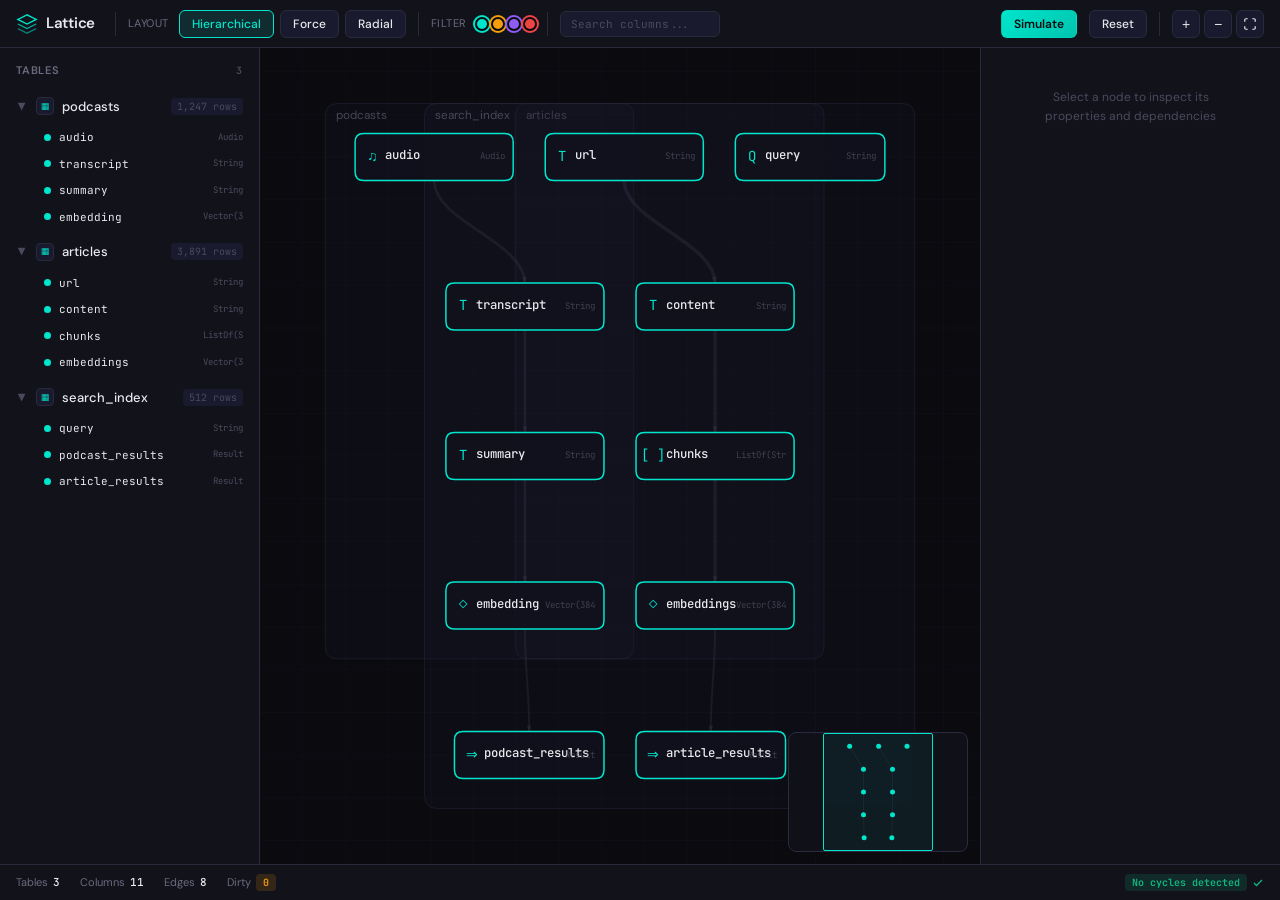
<file: playground/dag.html>
<!DOCTYPE html>
<html lang="en">
<head>
<meta charset="UTF-8">
<meta name="viewport" content="width=device-width, initial-scale=1.0">
<title>Lattice - DAG Visualization</title>
<link rel="preconnect" href="https://fonts.googleapis.com">
<link rel="preconnect" href="https://fonts.gstatic.com" crossorigin>
<link href="https://fonts.googleapis.com/css2?family=DM+Sans:ital,opsz,wght@0,9..40,300..700;1,9..40,300..700&family=Instrument+Serif:ital@0;1&family=JetBrains+Mono:wght@300;400;500;600&display=swap" rel="stylesheet">
<link rel="stylesheet" href="css/tokens.css">
<link rel="stylesheet" href="css/base.css">
<link rel="stylesheet" href="css/components.css">
<link rel="stylesheet" href="css/animations.css">
<style>
:root {
  --bg-base: var(--bg);
  --bg-surface: var(--surface);
  --bg-panel: var(--card);
  --accent-teal: var(--teal);
  --accent-amber: var(--amber);
  --accent-violet: var(--violet);
  --accent-red: var(--red);
  --accent-green: var(--green);
  --text-primary: var(--text);
  --text-muted: var(--muted);
  --text-dim: var(--dim);
  --font-ui: var(--sans);
  --font-mono: var(--mono);
}

body {
  overflow: hidden;
  height: 100vh;
  width: 100vw;
}

/* Top Bar */
.top-bar {
  height: 48px;
  background: var(--bg-surface);
  border-bottom: 1px solid var(--border);
  display: flex;
  align-items: center;
  padding: 0 16px;
  gap: 12px;
  z-index: 100;
  position: relative;
}

.logo {
  display: flex;
  align-items: center;
  gap: 8px;
  text-decoration: none;
  color: var(--text-primary);
  font-weight: 600;
  font-size: 15px;
  letter-spacing: -0.3px;
  margin-right: 8px;
  flex-shrink: 0;
}

.logo svg { flex-shrink: 0; }

.top-divider {
  width: 1px;
  height: 24px;
  background: var(--border);
  flex-shrink: 0;
}

.top-group {
  display: flex;
  align-items: center;
  gap: 6px;
  flex-shrink: 0;
}

.top-label {
  font-size: 11px;
  color: var(--text-muted);
  text-transform: uppercase;
  letter-spacing: 0.5px;
  margin-right: 4px;
}

.top-btn {
  background: var(--bg-panel);
  border: 1px solid var(--border);
  color: var(--text-primary);
  padding: 5px 12px;
  border-radius: 6px;
  font-family: var(--font-ui);
  font-size: 12px;
  font-weight: 500;
  cursor: pointer;
  transition: all 0.15s;
  white-space: nowrap;
}
.top-btn:hover { background: var(--border); border-color: var(--border-light); }
.top-btn.active { background: rgba(0,229,204,0.12); border-color: var(--accent-teal); color: var(--accent-teal); }

.top-btn.primary {
  background: linear-gradient(135deg, var(--accent-teal), #00C4AE);
  border-color: transparent;
  color: #0A0A0F;
  font-weight: 600;
}
.top-btn.primary:hover { filter: brightness(1.1); }

.filter-btn {
  width: 10px; height: 10px;
  border-radius: 50%;
  border: 2px solid transparent;
  cursor: pointer;
  transition: all 0.15s;
  flex-shrink: 0;
}
.filter-btn:hover { transform: scale(1.3); }
.filter-btn.active { box-shadow: 0 0 0 2px var(--bg-base), 0 0 0 4px currentColor; }
.filter-btn.f-clean { background: var(--accent-teal); color: var(--accent-teal); }
.filter-btn.f-dirty { background: var(--accent-amber); color: var(--accent-amber); }
.filter-btn.f-computing { background: var(--accent-violet); color: var(--accent-violet); }
.filter-btn.f-failed { background: var(--accent-red); color: var(--accent-red); }

.search-input {
  background: var(--bg-panel);
  border: 1px solid var(--border);
  color: var(--text-primary);
  padding: 5px 10px;
  border-radius: 6px;
  font-family: var(--font-mono);
  font-size: 11px;
  width: 160px;
  outline: none;
  transition: border-color 0.15s;
}
.search-input:focus { border-color: var(--accent-teal); }
.search-input::placeholder { color: var(--text-dim); }

.spacer { flex: 1; }

.zoom-controls {
  display: flex;
  align-items: center;
  gap: 4px;
}
.zoom-btn {
  width: 28px; height: 28px;
  background: var(--bg-panel);
  border: 1px solid var(--border);
  color: var(--text-primary);
  border-radius: 6px;
  cursor: pointer;
  display: flex;
  align-items: center;
  justify-content: center;
  font-size: 14px;
  transition: all 0.15s;
}
.zoom-btn:hover { background: var(--border); }

/* Main Layout */
.main-layout {
  display: flex;
  height: calc(100vh - 48px - 36px);
}

/* Left Sidebar */
.left-sidebar {
  width: 260px;
  background: var(--bg-surface);
  border-right: 1px solid var(--border);
  overflow-y: auto;
  flex-shrink: 0;
  transition: width 0.3s;
}
.left-sidebar.collapsed { width: 0; overflow: hidden; }

.sidebar-header {
  padding: 14px 16px 10px;
  font-size: 11px;
  text-transform: uppercase;
  letter-spacing: 0.8px;
  color: var(--text-muted);
  font-weight: 600;
  display: flex;
  align-items: center;
  justify-content: space-between;
}
.sidebar-header span { font-family: var(--font-mono); font-size: 10px; color: var(--text-dim); }

.table-group {
  margin-bottom: 4px;
}

.table-header {
  display: flex;
  align-items: center;
  padding: 8px 16px;
  cursor: pointer;
  transition: background 0.1s;
  gap: 8px;
}
.table-header:hover { background: rgba(255,255,255,0.03); }

.table-expand {
  font-size: 10px;
  color: var(--text-dim);
  transition: transform 0.2s;
  width: 12px;
  text-align: center;
}
.table-expand.open { transform: rotate(90deg); }

.table-icon {
  width: 18px; height: 18px;
  background: var(--bg-panel);
  border: 1px solid var(--border);
  border-radius: 4px;
  display: flex;
  align-items: center;
  justify-content: center;
  font-size: 9px;
  color: var(--accent-teal);
  flex-shrink: 0;
}

.table-name {
  font-size: 13px;
  font-weight: 500;
  flex: 1;
}

.table-count {
  font-family: var(--font-mono);
  font-size: 10px;
  color: var(--text-dim);
  background: var(--bg-panel);
  padding: 1px 6px;
  border-radius: 4px;
}

.column-list {
  overflow: hidden;
  transition: max-height 0.25s ease;
}

.column-item {
  display: flex;
  align-items: center;
  padding: 5px 16px 5px 44px;
  gap: 8px;
  cursor: pointer;
  transition: background 0.1s;
  font-size: 12px;
}
.column-item:hover { background: rgba(255,255,255,0.03); }
.column-item.selected { background: rgba(0,229,204,0.06); }

.col-status {
  width: 7px; height: 7px;
  border-radius: 50%;
  flex-shrink: 0;
}
.col-status.clean { background: var(--accent-teal); }
.col-status.dirty { background: var(--accent-amber); }
.col-status.computing { background: var(--accent-violet); }
.col-status.failed { background: var(--accent-red); }
.col-status.pending { background: var(--text-dim); }

.col-name {
  font-family: var(--font-mono);
  font-size: 11px;
  color: var(--text-primary);
  flex: 1;
  overflow: hidden;
  text-overflow: ellipsis;
  white-space: nowrap;
}

.col-type {
  font-family: var(--font-mono);
  font-size: 9px;
  color: var(--text-dim);
  flex-shrink: 0;
}

/* Canvas Area */
.canvas-area {
  flex: 1;
  position: relative;
  overflow: hidden;
  background: var(--bg-base);
}

canvas#dagCanvas {
  display: block;
  width: 100%;
  height: 100%;
}

/* Right Panel */
.right-panel {
  width: 300px;
  background: var(--bg-surface);
  border-left: 1px solid var(--border);
  overflow-y: auto;
  flex-shrink: 0;
  transition: width 0.3s;
}
.right-panel.collapsed { width: 0; overflow: hidden; }

.inspector-empty {
  padding: 40px 20px;
  text-align: center;
  color: var(--text-dim);
  font-size: 12px;
  line-height: 1.6;
}

.inspector-content { padding: 16px; }

.insp-header {
  display: flex;
  align-items: flex-start;
  gap: 10px;
  margin-bottom: 16px;
}

.insp-icon {
  width: 36px; height: 36px;
  border-radius: 8px;
  display: flex;
  align-items: center;
  justify-content: center;
  font-size: 16px;
  flex-shrink: 0;
}

.insp-title {
  font-family: var(--font-mono);
  font-size: 14px;
  font-weight: 600;
  margin-bottom: 2px;
}

.insp-subtitle {
  font-size: 11px;
  color: var(--text-muted);
}

.insp-section {
  margin-bottom: 14px;
}

.insp-section-title {
  font-size: 10px;
  text-transform: uppercase;
  letter-spacing: 0.7px;
  color: var(--text-dim);
  margin-bottom: 8px;
  font-weight: 600;
}

.insp-row {
  display: flex;
  align-items: center;
  justify-content: space-between;
  padding: 4px 0;
  font-size: 12px;
}

.insp-row-label { color: var(--text-muted); }
.insp-row-value { font-family: var(--font-mono); font-size: 11px; }

.insp-dep-list {
  display: flex;
  flex-direction: column;
  gap: 4px;
}

.insp-dep {
  font-family: var(--font-mono);
  font-size: 11px;
  padding: 4px 8px;
  background: var(--bg-panel);
  border-radius: 4px;
  border: 1px solid var(--border);
  cursor: pointer;
  transition: border-color 0.15s;
}
.insp-dep:hover { border-color: var(--accent-teal); }

.stat-bar {
  display: flex;
  gap: 2px;
  height: 6px;
  border-radius: 3px;
  overflow: hidden;
  margin-top: 6px;
}
.stat-bar > div { border-radius: 3px; }

.sparkline-container {
  height: 40px;
  background: var(--bg-panel);
  border-radius: 6px;
  border: 1px solid var(--border);
  overflow: hidden;
  margin-top: 6px;
}

/* Bottom Bar */
.bottom-bar {
  height: 36px;
  background: var(--bg-surface);
  border-top: 1px solid var(--border);
  display: flex;
  align-items: center;
  padding: 0 16px;
  gap: 20px;
  font-size: 11px;
  color: var(--text-muted);
  z-index: 100;
  position: relative;
}

.bottom-stat {
  display: flex;
  align-items: center;
  gap: 5px;
}
.bottom-stat .num {
  font-family: var(--font-mono);
  font-size: 11px;
  color: var(--text-primary);
  font-weight: 500;
}

.badge {
  padding: 1px 7px;
  border-radius: 4px;
  font-family: var(--font-mono);
  font-size: 10px;
  font-weight: 600;
}
.badge-amber { background: rgba(245,158,11,0.15); color: var(--accent-amber); }
.badge-green { background: rgba(16,185,129,0.15); color: var(--accent-green); }

.sim-progress {
  flex: 1;
  display: flex;
  align-items: center;
  gap: 8px;
}
.sim-progress-bar {
  flex: 1;
  height: 4px;
  background: var(--bg-panel);
  border-radius: 2px;
  overflow: hidden;
  max-width: 200px;
}
.sim-progress-fill {
  height: 100%;
  background: linear-gradient(90deg, var(--accent-teal), var(--accent-violet));
  border-radius: 2px;
  transition: width 0.3s;
}

/* Minimap */
.minimap {
  position: absolute;
  bottom: 12px;
  right: 12px;
  width: 180px;
  height: 120px;
  background: rgba(18,18,26,0.85);
  border: 1px solid var(--border);
  border-radius: 8px;
  overflow: hidden;
  backdrop-filter: blur(8px);
}
.minimap canvas { width: 100%; height: 100%; }

.minimap-viewport {
  position: absolute;
  border: 1.5px solid var(--accent-teal);
  background: rgba(0,229,204,0.06);
  border-radius: 2px;
  pointer-events: none;
}

/* Context Menu */
.context-menu {
  position: fixed;
  background: var(--bg-panel);
  border: 1px solid var(--border-light);
  border-radius: 8px;
  padding: 4px;
  min-width: 180px;
  z-index: 1000;
  box-shadow: 0 8px 32px rgba(0,0,0,0.5);
  display: none;
}
.context-menu.show { display: block; }

.ctx-item {
  padding: 7px 12px;
  font-size: 12px;
  cursor: pointer;
  border-radius: 5px;
  display: flex;
  align-items: center;
  gap: 8px;
  transition: background 0.1s;
}
.ctx-item:hover { background: rgba(255,255,255,0.05); }
.ctx-icon { font-size: 13px; width: 18px; text-align: center; }
.ctx-sep { height: 1px; background: var(--border); margin: 3px 8px; }

/* Timeline slider (during simulation) */
.timeline-bar {
  position: absolute;
  bottom: 0;
  left: 0;
  right: 0;
  height: 40px;
  background: var(--bg-surface);
  border-top: 1px solid var(--border);
  display: none;
  align-items: center;
  padding: 0 20px;
  gap: 12px;
  z-index: 50;
}
.timeline-bar.show { display: flex; }

.timeline-slider {
  flex: 1;
  -webkit-appearance: none;
  appearance: none;
  height: 4px;
  background: var(--bg-panel);
  border-radius: 2px;
  outline: none;
}
.timeline-slider::-webkit-slider-thumb {
  -webkit-appearance: none;
  width: 14px; height: 14px;
  border-radius: 50%;
  background: var(--accent-teal);
  cursor: pointer;
  box-shadow: 0 0 8px rgba(0,229,204,0.4);
}
.timeline-label {
  font-family: var(--font-mono);
  font-size: 10px;
  color: var(--text-muted);
  min-width: 80px;
}

/* Tooltip */
.tooltip {
  position: fixed;
  background: var(--bg-panel);
  border: 1px solid var(--border-light);
  border-radius: 6px;
  padding: 8px 12px;
  font-size: 11px;
  pointer-events: none;
  z-index: 500;
  box-shadow: 0 4px 16px rgba(0,0,0,0.4);
  display: none;
  max-width: 260px;
}
.tooltip.show { display: block; }
.tooltip-title { font-family: var(--font-mono); font-weight: 600; margin-bottom: 3px; font-size: 12px; }
.tooltip-row { color: var(--text-muted); font-size: 10px; line-height: 1.5; }

/* Mobile */
@media (max-width: 900px) {
  .left-sidebar, .right-panel { display: none; }
  .minimap { width: 120px; height: 80px; }
}
</style>
</head>
<body>

<!-- Top Bar -->
<div class="top-bar">
  <a href="index.html" class="logo">
    <svg width="22" height="22" viewBox="0 0 24 24" fill="none">
      <path d="M12 2L2 7l10 5 10-5-10-5z" fill="none" stroke="#00E5CC" stroke-width="1.5"/>
      <path d="M2 17l10 5 10-5" fill="none" stroke="#00E5CC" stroke-width="1.5" opacity="0.5"/>
      <path d="M2 12l10 5 10-5" fill="none" stroke="#00E5CC" stroke-width="1.5" opacity="0.75"/>
    </svg>
    Lattice
  </a>

  <div class="top-divider"></div>

  <div class="top-group">
    <span class="top-label">Layout</span>
    <button class="top-btn active" data-layout="hierarchical">Hierarchical</button>
    <button class="top-btn" data-layout="force">Force</button>
    <button class="top-btn" data-layout="radial">Radial</button>
  </div>

  <div class="top-divider"></div>

  <div class="top-group">
    <span class="top-label">Filter</span>
    <div class="filter-btn f-clean active" data-filter="clean" title="Clean"></div>
    <div class="filter-btn f-dirty active" data-filter="dirty" title="Dirty"></div>
    <div class="filter-btn f-computing active" data-filter="computing" title="Computing"></div>
    <div class="filter-btn f-failed active" data-filter="failed" title="Failed"></div>
  </div>

  <div class="top-divider"></div>

  <input type="text" class="search-input" placeholder="Search columns..." id="searchInput">

  <div class="spacer"></div>

  <button class="top-btn primary" id="simulateBtn">Simulate</button>
  <button class="top-btn" id="resetBtn">Reset</button>

  <div class="top-divider"></div>

  <div class="zoom-controls">
    <button class="zoom-btn" id="zoomIn">+</button>
    <button class="zoom-btn" id="zoomOut">&minus;</button>
    <button class="zoom-btn" id="fitBtn" title="Fit to screen">
      <svg width="14" height="14" viewBox="0 0 24 24" fill="none" stroke="currentColor" stroke-width="2">
        <path d="M8 3H5a2 2 0 0 0-2 2v3m18 0V5a2 2 0 0 0-2-2h-3m0 18h3a2 2 0 0 0 2-2v-3M3 16v3a2 2 0 0 0 2 2h3"/>
      </svg>
    </button>
  </div>
</div>

<!-- Main Layout -->
<div class="main-layout">
  <!-- Left Sidebar -->
  <div class="left-sidebar" id="leftSidebar"></div>

  <!-- Canvas -->
  <div class="canvas-area" id="canvasArea">
    <canvas id="dagCanvas"></canvas>
    <div class="minimap" id="minimap">
      <canvas id="minimapCanvas"></canvas>
      <div class="minimap-viewport" id="minimapViewport"></div>
    </div>
    <div class="timeline-bar" id="timelineBar">
      <span class="timeline-label" id="timelineLabel">Step 0 / 0</span>
      <input type="range" class="timeline-slider" id="timelineSlider" min="0" max="0" value="0">
    </div>
  </div>

  <!-- Right Panel -->
  <div class="right-panel" id="rightPanel">
    <div class="inspector-empty" id="inspectorEmpty">
      Select a node to inspect its<br>properties and dependencies
    </div>
    <div class="inspector-content" id="inspectorContent" style="display:none"></div>
  </div>
</div>

<!-- Bottom Bar -->
<div class="bottom-bar">
  <div class="bottom-stat">Tables <span class="num" id="statTables">0</span></div>
  <div class="bottom-stat">Columns <span class="num" id="statColumns">0</span></div>
  <div class="bottom-stat">Edges <span class="num" id="statEdges">0</span></div>
  <div class="bottom-stat">Dirty <span class="badge badge-amber" id="statDirty">0</span></div>
  <div class="spacer"></div>
  <div class="bottom-stat" id="simStatus" style="display:none">
    <span>Computing...</span>
    <div class="sim-progress">
      <div class="sim-progress-bar"><div class="sim-progress-fill" id="simProgressFill" style="width:0%"></div></div>
      <span class="num" id="simProgressText">0%</span>
    </div>
  </div>
  <div class="bottom-stat">
    <span class="badge badge-green">No cycles detected</span>
    <svg width="12" height="12" viewBox="0 0 24 24" fill="none" stroke="#10B981" stroke-width="2.5"><path d="M20 6L9 17l-5-5"/></svg>
  </div>
</div>

<!-- Context Menu -->
<div class="context-menu" id="contextMenu">
  <div class="ctx-item" data-action="markDirty"><span class="ctx-icon">&#9679;</span> Mark Dirty</div>
  <div class="ctx-item" data-action="recompute"><span class="ctx-icon">&#9654;</span> Recompute</div>
  <div class="ctx-sep"></div>
  <div class="ctx-item" data-action="inspect"><span class="ctx-icon">&#128269;</span> Inspect</div>
  <div class="ctx-item" data-action="showDeps"><span class="ctx-icon">&#8593;</span> Show Dependencies</div>
  <div class="ctx-item" data-action="showDependents"><span class="ctx-icon">&#8595;</span> Show Dependents</div>
</div>

<!-- Tooltip -->
<div class="tooltip" id="tooltip">
  <div class="tooltip-title" id="tooltipTitle"></div>
  <div class="tooltip-row" id="tooltipBody"></div>
</div>

<script src="js/utils.js"></script>
<script src="js/nav.js"></script>
<script>
// ===== DATA MODEL =====
const StatusClean = 'clean', StatusDirty = 'dirty', StatusComputing = 'computing', StatusFailed = 'failed', StatusPending = 'pending';

const StatusColors = {
  clean: '#00E5CC', dirty: '#F59E0B', computing: '#8B5CF6', failed: '#EF4444', pending: '#4A4A5E'
};

const TypeIcons = {
  AudioType: '\u266B', StringType: 'T', VectorType: '\u25C7', ListOf: '[ ]', QueryType: 'Q', ResultType: '\u21D2'
};

// Pre-loaded data
const tables = [
  {
    name: 'podcasts', rowCount: 1247,
    columns: [
      { name: 'audio', type: 'AudioType', icon: '\u266B', computed: false, udf: null, status: StatusClean, rows: { total: 1247, clean: 1247, dirty: 0, failed: 0 }, lastComputed: null, sparkline: [] },
      { name: 'transcript', type: 'StringType', icon: 'T', computed: true, udf: 'transcribeUDF', status: StatusClean, rows: { total: 1247, clean: 1200, dirty: 35, failed: 12 }, lastComputed: '2.3s ago', sparkline: [120,145,132,155,140,128,162,150,138,145] },
      { name: 'summary', type: 'StringType', icon: 'T', computed: true, udf: 'summarizeUDF', status: StatusClean, rows: { total: 1247, clean: 1180, dirty: 55, failed: 12 }, lastComputed: '4.1s ago', sparkline: [80,95,88,102,96,85,110,98,92,95] },
      { name: 'embedding', type: 'VectorType(384)', icon: '\u25C7', computed: true, udf: 'embedUDF', status: StatusClean, rows: { total: 1247, clean: 1170, dirty: 65, failed: 12 }, lastComputed: '5.8s ago', sparkline: [40,52,45,58,50,42,60,55,48,52] },
    ]
  },
  {
    name: 'articles', rowCount: 3891,
    columns: [
      { name: 'url', type: 'StringType', icon: 'T', computed: false, udf: null, status: StatusClean, rows: { total: 3891, clean: 3891, dirty: 0, failed: 0 }, lastComputed: null, sparkline: [] },
      { name: 'content', type: 'StringType', icon: 'T', computed: true, udf: 'scrapeUDF', status: StatusClean, rows: { total: 3891, clean: 3800, dirty: 70, failed: 21 }, lastComputed: '1.2s ago', sparkline: [200,220,210,235,225,215,240,230,220,225] },
      { name: 'chunks', type: 'ListOf(StringType)', icon: '[ ]', computed: true, udf: 'chunkUDF', status: StatusClean, rows: { total: 3891, clean: 3750, dirty: 120, failed: 21 }, lastComputed: '3.5s ago', sparkline: [150,170,160,180,175,165,185,178,168,172] },
      { name: 'embeddings', type: 'VectorType(384)', icon: '\u25C7', computed: true, udf: 'embedUDF', status: StatusClean, rows: { total: 3891, clean: 3700, dirty: 170, failed: 21 }, lastComputed: '6.2s ago', sparkline: [100,115,108,125,118,110,130,122,115,118] },
    ]
  },
  {
    name: 'search_index', rowCount: 512,
    columns: [
      { name: 'query', type: 'StringType', icon: 'Q', computed: false, udf: null, status: StatusClean, rows: { total: 512, clean: 512, dirty: 0, failed: 0 }, lastComputed: null, sparkline: [] },
      { name: 'podcast_results', type: 'ResultType', icon: '\u21D2', computed: true, udf: 'searchUDF', status: StatusClean, rows: { total: 512, clean: 480, dirty: 25, failed: 7 }, lastComputed: '8.1s ago', sparkline: [30,38,34,42,39,35,44,40,36,38] },
      { name: 'article_results', type: 'ResultType', icon: '\u21D2', computed: true, udf: 'searchUDF', status: StatusClean, rows: { total: 512, clean: 470, dirty: 35, failed: 7 }, lastComputed: '8.4s ago', sparkline: [28,35,32,40,37,33,42,38,34,36] },
    ]
  }
];

// Build edges: [sourceTableIdx, sourceColIdx, targetTableIdx, targetColIdx]
const edges = [
  [0, 0, 0, 1], // podcasts.audio -> podcasts.transcript
  [0, 1, 0, 2], // podcasts.transcript -> podcasts.summary
  [0, 2, 0, 3], // podcasts.summary -> podcasts.embedding
  [1, 0, 1, 1], // articles.url -> articles.content
  [1, 1, 1, 2], // articles.content -> articles.chunks
  [1, 2, 1, 3], // articles.chunks -> articles.embeddings
  [0, 3, 2, 1], // podcasts.embedding -> search_index.podcast_results
  [1, 3, 2, 2], // articles.embeddings -> search_index.article_results
];

// ===== NODE POSITIONS =====
// Each node: { table, col, x, y, w, h, tableIdx, colIdx, id }
let nodes = [];
let nodeMap = {}; // id -> node

function buildNodes() {
  nodes = [];
  nodeMap = {};
  for (let ti = 0; ti < tables.length; ti++) {
    for (let ci = 0; ci < tables[ti].columns.length; ci++) {
      const col = tables[ti].columns[ci];
      const id = tables[ti].name + '.' + col.name;
      // Count dependents for sizing
      let depCount = 0;
      for (const e of edges) {
        if (e[0] === ti && e[1] === ci) depCount++;
      }
      const node = {
        table: tables[ti].name, col: col.name, id,
        tableIdx: ti, colIdx: ci,
        x: 0, y: 0, w: 140 + depCount * 8, h: 44,
        vx: 0, vy: 0, depCount
      };
      nodes.push(node);
      nodeMap[id] = node;
    }
  }
}

function getCol(node) { return tables[node.tableIdx].columns[node.colIdx]; }

// ===== LAYOUTS =====
let currentLayout = 'hierarchical';

function layoutHierarchical() {
  // Topological layers
  const inDegree = {};
  const adj = {};
  for (const n of nodes) { inDegree[n.id] = 0; adj[n.id] = []; }
  for (const e of edges) {
    const src = tables[e[0]].name + '.' + tables[e[0]].columns[e[1]].name;
    const tgt = tables[e[2]].name + '.' + tables[e[2]].columns[e[3]].name;
    inDegree[tgt]++;
    adj[src].push(tgt);
  }

  const layers = [];
  const layerOf = {};
  const queue = nodes.filter(n => inDegree[n.id] === 0).map(n => n.id);
  for (const id of queue) layerOf[id] = 0;

  let head = 0;
  while (head < queue.length) {
    const id = queue[head++];
    for (const next of (adj[id] || [])) {
      layerOf[next] = Math.max(layerOf[next] || 0, layerOf[id] + 1);
      inDegree[next]--;
      if (inDegree[next] === 0) queue.push(next);
    }
  }

  // Group by layer
  const layerNodes = {};
  let maxLayer = 0;
  for (const n of nodes) {
    const l = layerOf[n.id] || 0;
    if (!layerNodes[l]) layerNodes[l] = [];
    layerNodes[l].push(n);
    maxLayer = Math.max(maxLayer, l);
  }

  const layerGap = 140;
  const nodeGap = 30;

  for (let l = 0; l <= maxLayer; l++) {
    const layer = layerNodes[l] || [];
    // Sort by table for grouping
    layer.sort((a, b) => a.tableIdx - b.tableIdx || a.colIdx - b.colIdx);
    const totalW = layer.reduce((s, n) => s + n.w + nodeGap, -nodeGap);
    let x = -totalW / 2;
    for (const n of layer) {
      n.x = x + n.w / 2;
      n.y = l * layerGap;
      x += n.w + nodeGap;
    }
  }
}

function layoutForce() {
  // Initialize positions from hierarchical
  layoutHierarchical();
  // Then run force simulation steps
  for (let iter = 0; iter < 200; iter++) {
    // Repulsion
    for (let i = 0; i < nodes.length; i++) {
      for (let j = i + 1; j < nodes.length; j++) {
        let dx = nodes[j].x - nodes[i].x;
        let dy = nodes[j].y - nodes[i].y;
        let d = Math.sqrt(dx * dx + dy * dy) || 1;
        let force = 8000 / (d * d);
        let fx = dx / d * force;
        let fy = dy / d * force;
        nodes[i].vx -= fx; nodes[i].vy -= fy;
        nodes[j].vx += fx; nodes[j].vy += fy;
      }
    }
    // Attraction (edges)
    for (const e of edges) {
      const src = nodeMap[tables[e[0]].name + '.' + tables[e[0]].columns[e[1]].name];
      const tgt = nodeMap[tables[e[2]].name + '.' + tables[e[2]].columns[e[3]].name];
      let dx = tgt.x - src.x;
      let dy = tgt.y - src.y;
      let d = Math.sqrt(dx * dx + dy * dy) || 1;
      let force = (d - 160) * 0.005;
      let fx = dx / d * force;
      let fy = dy / d * force;
      src.vx += fx; src.vy += fy;
      tgt.vx -= fx; tgt.vy -= fy;
    }
    // Apply
    for (const n of nodes) {
      n.vx *= 0.85; n.vy *= 0.85;
      n.x += n.vx; n.y += n.vy;
    }
  }
  for (const n of nodes) { n.vx = 0; n.vy = 0; }
}

function layoutRadial() {
  // Layered radial
  layoutHierarchical(); // Get layers first
  const cx = 0, cy = 0;
  const layerOf = {};
  // re-compute layers
  const inDeg = {};
  const adjR = {};
  for (const n of nodes) { inDeg[n.id] = 0; adjR[n.id] = []; }
  for (const e of edges) {
    const src = tables[e[0]].name + '.' + tables[e[0]].columns[e[1]].name;
    const tgt = tables[e[2]].name + '.' + tables[e[2]].columns[e[3]].name;
    inDeg[tgt]++;
    adjR[src].push(tgt);
  }
  const q = nodes.filter(n => inDeg[n.id] === 0).map(n => n.id);
  for (const id of q) layerOf[id] = 0;
  let h = 0;
  while (h < q.length) {
    const id = q[h++];
    for (const next of (adjR[id] || [])) {
      layerOf[next] = Math.max(layerOf[next] || 0, layerOf[id] + 1);
      inDeg[next]--;
      if (inDeg[next] === 0) q.push(next);
    }
  }
  const layerNodes = {};
  let maxLayer = 0;
  for (const n of nodes) {
    const l = layerOf[n.id] || 0;
    if (!layerNodes[l]) layerNodes[l] = [];
    layerNodes[l].push(n);
    maxLayer = Math.max(maxLayer, l);
  }

  for (let l = 0; l <= maxLayer; l++) {
    const layer = layerNodes[l] || [];
    const r = 100 + l * 140;
    for (let i = 0; i < layer.length; i++) {
      const angle = (i / layer.length) * Math.PI * 2 - Math.PI / 2;
      layer[i].x = cx + Math.cos(angle) * r;
      layer[i].y = cy + Math.sin(angle) * r;
    }
  }
}

function applyLayout(type) {
  currentLayout = type;
  if (type === 'hierarchical') layoutHierarchical();
  else if (type === 'force') layoutForce();
  else if (type === 'radial') layoutRadial();
}

// ===== CANVAS RENDERING =====
const canvas = document.getElementById('dagCanvas');
const ctx = canvas.getContext('2d');
let dpr = window.devicePixelRatio || 1;
let canvasW, canvasH;

// View transform
let view = { x: 0, y: 0, scale: 1 };
let targetView = { x: 0, y: 0, scale: 1 };

function resizeCanvas() {
  const area = document.getElementById('canvasArea');
  canvasW = area.clientWidth;
  canvasH = area.clientHeight;
  canvas.width = canvasW * dpr;
  canvas.height = canvasH * dpr;
  ctx.setTransform(dpr, 0, 0, dpr, 0, 0);
}

// Particles for edge animation
let particles = []; // { edgeIdx, t, speed }

function spawnParticle(edgeIdx) {
  particles.push({ edgeIdx, t: 0, speed: 0.006 + Math.random() * 0.008 });
}

// Table cluster bounds
function getTableBounds(ti) {
  const tableNodes = nodes.filter(n => n.tableIdx === ti);
  if (!tableNodes.length) return null;
  const pad = 28;
  let minX = Infinity, minY = Infinity, maxX = -Infinity, maxY = -Infinity;
  for (const n of tableNodes) {
    minX = Math.min(minX, n.x - n.w / 2);
    maxX = Math.max(maxX, n.x + n.w / 2);
    minY = Math.min(minY, n.y - n.h / 2);
    maxY = Math.max(maxY, n.y + n.h / 2);
  }
  return { x: minX - pad, y: minY - pad, w: maxX - minX + pad * 2, h: maxY - minY + pad * 2 };
}

// Hovered / selected
let hoveredNode = null;
let selectedNode = null;
let highlightedNodes = new Set();
let highlightedEdges = new Set();

// Animation time
let animTime = 0;
let lastFrameTime = 0;

function drawGrid() {
  const gridSize = 40;
  const ox = view.x % gridSize;
  const oy = view.y % gridSize;
  ctx.strokeStyle = 'rgba(42,42,62,0.3)';
  ctx.lineWidth = 0.5;
  for (let x = ox; x < canvasW; x += gridSize * view.scale) {
    ctx.beginPath(); ctx.moveTo(x, 0); ctx.lineTo(x, canvasH); ctx.stroke();
  }
  for (let y = oy; y < canvasH; y += gridSize * view.scale) {
    ctx.beginPath(); ctx.moveTo(0, y); ctx.lineTo(canvasW, y); ctx.stroke();
  }
}

function worldToScreen(wx, wy) {
  return {
    x: wx * view.scale + view.x + canvasW / 2,
    y: wy * view.scale + view.y + canvasH / 2
  };
}

function screenToWorld(sx, sy) {
  return {
    x: (sx - view.x - canvasW / 2) / view.scale,
    y: (sy - view.y - canvasH / 2) / view.scale
  };
}

function getEdgeBezier(e) {
  const src = nodeMap[tables[e[0]].name + '.' + tables[e[0]].columns[e[1]].name];
  const tgt = nodeMap[tables[e[2]].name + '.' + tables[e[2]].columns[e[3]].name];
  const s = worldToScreen(src.x, src.y + src.h / 2);
  const t = worldToScreen(tgt.x, tgt.y - tgt.h / 2);
  const dy = (t.y - s.y);
  const cpOff = Math.max(Math.abs(dy) * 0.4, 30 * view.scale);
  return { sx: s.x, sy: s.y, cp1x: s.x, cp1y: s.y + cpOff, cp2x: t.x, cp2y: t.y - cpOff, tx: t.x, ty: t.y, src, tgt };
}

function drawEdges() {
  for (let i = 0; i < edges.length; i++) {
    const e = edges[i];
    const b = getEdgeBezier(e);
    const srcCol = getCol(b.src);
    const tgtCol = getCol(b.tgt);
    const isDirty = tgtCol.status === StatusDirty;
    const isHighlighted = highlightedEdges.has(i);

    ctx.beginPath();
    ctx.moveTo(b.sx, b.sy);
    ctx.bezierCurveTo(b.cp1x, b.cp1y, b.cp2x, b.cp2y, b.tx, b.ty);

    // Thickness based on row count
    const rowFactor = Math.min(tgtCol.rows.total / 2000, 1);
    const baseThick = 1.5 + rowFactor * 2;

    if (isDirty) {
      ctx.setLineDash([6, 4]);
    } else {
      ctx.setLineDash([]);
    }

    if (isHighlighted) {
      ctx.strokeStyle = StatusColors[tgtCol.status] || '#00E5CC';
      ctx.lineWidth = baseThick + 1;
      ctx.globalAlpha = 0.8;
    } else {
      ctx.strokeStyle = selectedNode ? 'rgba(42,42,62,0.4)' : 'rgba(60,60,80,0.5)';
      ctx.lineWidth = baseThick;
      ctx.globalAlpha = selectedNode ? 0.3 : 0.6;
    }

    ctx.stroke();
    ctx.setLineDash([]);
    ctx.globalAlpha = 1;

    // Arrowhead
    const at = 0.98;
    const ax = bezierPoint(b.sx, b.cp1x, b.cp2x, b.tx, at);
    const ay = bezierPoint(b.sy, b.cp1y, b.cp2y, b.ty, at);
    const at2 = 0.96;
    const ax2 = bezierPoint(b.sx, b.cp1x, b.cp2x, b.tx, at2);
    const ay2 = bezierPoint(b.sy, b.cp1y, b.cp2y, b.ty, at2);
    const angle = Math.atan2(ay - ay2, ax - ax2);
    const arrowSize = 6 * view.scale;

    ctx.beginPath();
    ctx.moveTo(b.tx, b.ty);
    ctx.lineTo(b.tx - Math.cos(angle - 0.4) * arrowSize, b.ty - Math.sin(angle - 0.4) * arrowSize);
    ctx.lineTo(b.tx - Math.cos(angle + 0.4) * arrowSize, b.ty - Math.sin(angle + 0.4) * arrowSize);
    ctx.closePath();
    ctx.fillStyle = isHighlighted ? (StatusColors[tgtCol.status] || '#00E5CC') : (selectedNode ? 'rgba(42,42,62,0.5)' : 'rgba(60,60,80,0.6)');
    ctx.globalAlpha = isHighlighted ? 0.8 : (selectedNode ? 0.3 : 0.6);
    ctx.fill();
    ctx.globalAlpha = 1;
  }
}

function bezierPoint(p0, p1, p2, p3, t) {
  const mt = 1 - t;
  return mt*mt*mt*p0 + 3*mt*mt*t*p1 + 3*mt*t*t*p2 + t*t*t*p3;
}

function drawParticles() {
  for (let i = particles.length - 1; i >= 0; i--) {
    const p = particles[i];
    p.t += p.speed;
    if (p.t >= 1) { particles.splice(i, 1); continue; }

    const e = edges[p.edgeIdx];
    const b = getEdgeBezier(e);
    const px = bezierPoint(b.sx, b.cp1x, b.cp2x, b.tx, p.t);
    const py = bezierPoint(b.sy, b.cp1y, b.cp2y, b.ty, p.t);

    const tgtCol = getCol(b.tgt);
    const color = StatusColors[tgtCol.status] || '#00E5CC';

    // Glow
    const r = 3 * view.scale;
    const grad = ctx.createRadialGradient(px, py, 0, px, py, r * 3);
    grad.addColorStop(0, color);
    grad.addColorStop(1, 'transparent');
    ctx.fillStyle = grad;
    ctx.beginPath();
    ctx.arc(px, py, r * 3, 0, Math.PI * 2);
    ctx.fill();

    // Core dot
    ctx.fillStyle = '#fff';
    ctx.beginPath();
    ctx.arc(px, py, r * 0.6, 0, Math.PI * 2);
    ctx.fill();
  }
}

function drawTableClusters() {
  for (let ti = 0; ti < tables.length; ti++) {
    const b = getTableBounds(ti);
    if (!b) continue;
    const s1 = worldToScreen(b.x, b.y);
    const s2 = worldToScreen(b.x + b.w, b.y + b.h);
    const sw = s2.x - s1.x, sh = s2.y - s1.y;

    ctx.fillStyle = 'rgba(26,26,46,0.25)';
    ctx.strokeStyle = 'rgba(42,42,62,0.5)';
    ctx.lineWidth = 1;
    const cr = 12 * view.scale;
    roundRect(ctx, s1.x, s1.y, sw, sh, cr);
    ctx.fill();
    ctx.stroke();

    // Table label
    ctx.fillStyle = 'rgba(107,107,128,0.6)';
    ctx.font = `${Math.max(10, 11 * view.scale)}px "DM Sans", sans-serif`;
    ctx.textAlign = 'left';
    ctx.textBaseline = 'top';
    ctx.fillText(tables[ti].name, s1.x + 10 * view.scale, s1.y + 6 * view.scale);
  }
}

function drawNodes() {
  for (const node of nodes) {
    const col = getCol(node);

    // Filter check
    if (!activeFilters.has(col.status) && col.status !== StatusPending) continue;

    // Search filter
    if (searchQuery && !node.id.toLowerCase().includes(searchQuery)) continue;

    const s = worldToScreen(node.x - node.w / 2, node.y - node.h / 2);
    const sw = node.w * view.scale;
    const sh = node.h * view.scale;
    const isHovered = hoveredNode === node;
    const isSelected = selectedNode === node;
    const isHighlighted = highlightedNodes.has(node.id);
    const isDimmed = selectedNode && !isSelected && !isHighlighted;
    const statusColor = StatusColors[col.status] || '#4A4A5E';

    ctx.save();
    if (isDimmed) ctx.globalAlpha = 0.2;

    // Glow for computing nodes
    if (col.status === StatusComputing) {
      const pulse = 0.4 + Math.sin(animTime * 4) * 0.3;
      const grad = ctx.createRadialGradient(s.x + sw/2, s.y + sh/2, 0, s.x + sw/2, s.y + sh/2, sw * 0.8);
      grad.addColorStop(0, `rgba(139,92,246,${pulse * 0.25})`);
      grad.addColorStop(1, 'transparent');
      ctx.fillStyle = grad;
      ctx.fillRect(s.x - sw * 0.3, s.y - sh * 0.3, sw * 1.6, sh * 1.6);
    }

    // Node body
    const r = 8 * view.scale;
    ctx.fillStyle = isSelected ? 'rgba(26,26,46,0.95)' : (isHovered ? 'rgba(22,22,36,0.95)' : 'rgba(18,18,30,0.92)');
    ctx.strokeStyle = statusColor;
    ctx.lineWidth = isSelected ? 2.5 : (isHovered ? 2 : 1.5);
    roundRect(ctx, s.x, s.y, sw, sh, r);
    ctx.fill();
    ctx.stroke();

    // Dirty/computing pulse ring
    if (col.status === StatusDirty || col.status === StatusComputing) {
      const pulse = Math.sin(animTime * 3) * 0.3 + 0.3;
      ctx.strokeStyle = statusColor;
      ctx.globalAlpha = isDimmed ? 0.05 : pulse;
      ctx.lineWidth = 3;
      roundRect(ctx, s.x - 3, s.y - 3, sw + 6, sh + 6, r + 2);
      ctx.stroke();
      ctx.globalAlpha = isDimmed ? 0.2 : 1;
    }

    // Icon
    ctx.fillStyle = statusColor;
    ctx.font = `${Math.max(10, 13 * view.scale)}px "JetBrains Mono"`;
    ctx.textAlign = 'center';
    ctx.textBaseline = 'middle';
    ctx.fillText(col.icon || 'o', s.x + 16 * view.scale, s.y + sh / 2);

    // Column name
    ctx.fillStyle = '#E8E8ED';
    ctx.font = `500 ${Math.max(9, 11.5 * view.scale)}px "JetBrains Mono"`;
    ctx.textAlign = 'left';
    ctx.fillText(col.name, s.x + 28 * view.scale, s.y + sh / 2 - 1 * view.scale);

    // Type badge (if enough space)
    if (sw > 120) {
      ctx.fillStyle = 'rgba(107,107,128,0.5)';
      ctx.font = `${Math.max(7, 8.5 * view.scale)}px "JetBrains Mono"`;
      ctx.textAlign = 'right';
      ctx.fillText(col.type.replace('Type', '').substring(0, 10), s.x + sw - 8 * view.scale, s.y + sh / 2);
    }

    ctx.restore();
  }
}

function roundRect(ctx, x, y, w, h, r) {
  ctx.beginPath();
  ctx.moveTo(x + r, y);
  ctx.lineTo(x + w - r, y);
  ctx.quadraticCurveTo(x + w, y, x + w, y + r);
  ctx.lineTo(x + w, y + h - r);
  ctx.quadraticCurveTo(x + w, y + h, x + w - r, y + h);
  ctx.lineTo(x + r, y + h);
  ctx.quadraticCurveTo(x, y + h, x, y + h - r);
  ctx.lineTo(x, y + r);
  ctx.quadraticCurveTo(x, y, x + r, y);
  ctx.closePath();
}

// ===== MINIMAP =====
const minimapCanvas = document.getElementById('minimapCanvas');
const minimapCtx = minimapCanvas.getContext('2d');

function drawMinimap() {
  const mc = document.getElementById('minimap');
  const mw = mc.clientWidth, mh = mc.clientHeight;
  minimapCanvas.width = mw * dpr;
  minimapCanvas.height = mh * dpr;
  minimapCtx.setTransform(dpr, 0, 0, dpr, 0, 0);
  minimapCtx.clearRect(0, 0, mw, mh);

  // Compute world bounds
  let minX = Infinity, minY = Infinity, maxX = -Infinity, maxY = -Infinity;
  for (const n of nodes) {
    minX = Math.min(minX, n.x - n.w / 2);
    maxX = Math.max(maxX, n.x + n.w / 2);
    minY = Math.min(minY, n.y - n.h / 2);
    maxY = Math.max(maxY, n.y + n.h / 2);
  }
  const pad = 60;
  minX -= pad; minY -= pad; maxX += pad; maxY += pad;
  const ww = maxX - minX, wh = maxY - minY;
  const s = Math.min(mw / ww, mh / wh);

  const ox = (mw - ww * s) / 2;
  const oy = (mh - wh * s) / 2;

  function mTrans(wx, wy) {
    return { x: (wx - minX) * s + ox, y: (wy - minY) * s + oy };
  }

  // Edges
  for (const e of edges) {
    const src = nodeMap[tables[e[0]].name + '.' + tables[e[0]].columns[e[1]].name];
    const tgt = nodeMap[tables[e[2]].name + '.' + tables[e[2]].columns[e[3]].name];
    const a = mTrans(src.x, src.y);
    const b = mTrans(tgt.x, tgt.y);
    minimapCtx.strokeStyle = 'rgba(60,60,80,0.5)';
    minimapCtx.lineWidth = 0.5;
    minimapCtx.beginPath();
    minimapCtx.moveTo(a.x, a.y);
    minimapCtx.lineTo(b.x, b.y);
    minimapCtx.stroke();
  }

  // Nodes
  for (const n of nodes) {
    const col = getCol(n);
    const p = mTrans(n.x, n.y);
    minimapCtx.fillStyle = StatusColors[col.status] || '#4A4A5E';
    minimapCtx.beginPath();
    minimapCtx.arc(p.x, p.y, 2.5, 0, Math.PI * 2);
    minimapCtx.fill();
  }

  // Viewport rectangle
  const tl = screenToWorld(0, 0);
  const br = screenToWorld(canvasW, canvasH);
  const v1 = mTrans(tl.x, tl.y);
  const v2 = mTrans(br.x, br.y);
  const vp = document.getElementById('minimapViewport');
  vp.style.left = Math.max(0, v1.x) + 'px';
  vp.style.top = Math.max(0, v1.y) + 'px';
  vp.style.width = Math.min(mw, v2.x - v1.x) + 'px';
  vp.style.height = Math.min(mh, v2.y - v1.y) + 'px';
}

// ===== MAIN RENDER LOOP =====
function render(ts) {
  const dt = (ts - lastFrameTime) / 1000;
  lastFrameTime = ts;
  animTime += dt;

  // Smooth view interpolation
  view.x += (targetView.x - view.x) * 0.12;
  view.y += (targetView.y - view.y) * 0.12;
  view.scale += (targetView.scale - view.scale) * 0.12;

  ctx.clearRect(0, 0, canvasW, canvasH);

  drawGrid();
  drawTableClusters();
  drawEdges();
  drawParticles();
  drawNodes();
  drawMinimap();

  requestAnimationFrame(render);
}

// ===== INTERACTION =====
let isDragging = false;
let dragStart = { x: 0, y: 0 };
let dragViewStart = { x: 0, y: 0 };

function hitTest(sx, sy) {
  const w = screenToWorld(sx, sy);
  for (let i = nodes.length - 1; i >= 0; i--) {
    const n = nodes[i];
    if (w.x >= n.x - n.w/2 && w.x <= n.x + n.w/2 && w.y >= n.y - n.h/2 && w.y <= n.y + n.h/2) {
      return n;
    }
  }
  return null;
}

function updateHighlights() {
  highlightedNodes.clear();
  highlightedEdges.clear();
  if (!selectedNode) return;

  highlightedNodes.add(selectedNode.id);

  // Walk upstream
  function walkUp(nodeId) {
    for (let i = 0; i < edges.length; i++) {
      const e = edges[i];
      const tgtId = tables[e[2]].name + '.' + tables[e[2]].columns[e[3]].name;
      if (tgtId === nodeId) {
        const srcId = tables[e[0]].name + '.' + tables[e[0]].columns[e[1]].name;
        highlightedEdges.add(i);
        if (!highlightedNodes.has(srcId)) {
          highlightedNodes.add(srcId);
          walkUp(srcId);
        }
      }
    }
  }

  // Walk downstream
  function walkDown(nodeId) {
    for (let i = 0; i < edges.length; i++) {
      const e = edges[i];
      const srcId = tables[e[0]].name + '.' + tables[e[0]].columns[e[1]].name;
      if (srcId === nodeId) {
        const tgtId = tables[e[2]].name + '.' + tables[e[2]].columns[e[3]].name;
        highlightedEdges.add(i);
        if (!highlightedNodes.has(tgtId)) {
          highlightedNodes.add(tgtId);
          walkDown(tgtId);
        }
      }
    }
  }

  walkUp(selectedNode.id);
  walkDown(selectedNode.id);
}

canvas.addEventListener('mousedown', e => {
  const rect = canvas.getBoundingClientRect();
  const sx = e.clientX - rect.left;
  const sy = e.clientY - rect.top;
  const hit = hitTest(sx, sy);

  if (e.button === 2) return; // context menu handled separately

  if (hit) {
    selectNode(hit);
  } else {
    isDragging = true;
    dragStart = { x: e.clientX, y: e.clientY };
    dragViewStart = { x: targetView.x, y: targetView.y };
    canvas.style.cursor = 'grabbing';
  }
});

canvas.addEventListener('mousemove', e => {
  const rect = canvas.getBoundingClientRect();
  const sx = e.clientX - rect.left;
  const sy = e.clientY - rect.top;

  if (isDragging) {
    targetView.x = dragViewStart.x + (e.clientX - dragStart.x);
    targetView.y = dragViewStart.y + (e.clientY - dragStart.y);
    return;
  }

  const hit = hitTest(sx, sy);
  hoveredNode = hit;
  canvas.style.cursor = hit ? 'pointer' : 'default';

  // Tooltip
  const tooltip = document.getElementById('tooltip');
  if (hit && !selectedNode) {
    const col = getCol(hit);
    document.getElementById('tooltipTitle').textContent = hit.id;
    document.getElementById('tooltipBody').innerHTML =
      `Type: ${col.type}<br>` +
      (col.udf ? `UDF: ${col.udf}<br>` : '') +
      `Status: ${col.status}<br>` +
      `Rows: ${col.rows.total.toLocaleString()} (${col.rows.clean} clean, ${col.rows.dirty} dirty)` +
      (col.lastComputed ? `<br>Last computed: ${col.lastComputed}` : '');
    tooltip.style.left = (e.clientX + 14) + 'px';
    tooltip.style.top = (e.clientY + 14) + 'px';
    tooltip.classList.add('show');
  } else {
    tooltip.classList.remove('show');
  }
});

canvas.addEventListener('mouseup', () => {
  isDragging = false;
  canvas.style.cursor = 'default';
});

canvas.addEventListener('mouseleave', () => {
  isDragging = false;
  hoveredNode = null;
  document.getElementById('tooltip').classList.remove('show');
});

canvas.addEventListener('wheel', e => {
  e.preventDefault();
  const delta = e.deltaY > 0 ? 0.9 : 1.1;
  const newScale = Math.max(0.15, Math.min(5, targetView.scale * delta));
  // Zoom toward mouse
  const rect = canvas.getBoundingClientRect();
  const mx = e.clientX - rect.left - canvasW / 2;
  const my = e.clientY - rect.top - canvasH / 2;
  targetView.x = mx - (mx - targetView.x) * (newScale / targetView.scale);
  targetView.y = my - (my - targetView.y) * (newScale / targetView.scale);
  targetView.scale = newScale;
}, { passive: false });

// Double-click to mark dirty
canvas.addEventListener('dblclick', e => {
  const rect = canvas.getBoundingClientRect();
  const hit = hitTest(e.clientX - rect.left, e.clientY - rect.top);
  if (hit) {
    markDirtyAndCascade(hit);
  }
});

// Context menu
canvas.addEventListener('contextmenu', e => {
  e.preventDefault();
  const rect = canvas.getBoundingClientRect();
  const hit = hitTest(e.clientX - rect.left, e.clientY - rect.top);
  const menu = document.getElementById('contextMenu');
  if (hit) {
    selectNode(hit);
    menu.style.left = e.clientX + 'px';
    menu.style.top = e.clientY + 'px';
    menu.classList.add('show');
    menu._node = hit;
  } else {
    menu.classList.remove('show');
  }
});

document.addEventListener('click', () => {
  document.getElementById('contextMenu').classList.remove('show');
});

document.querySelectorAll('.ctx-item').forEach(item => {
  item.addEventListener('click', e => {
    e.stopPropagation();
    const action = item.dataset.action;
    const menu = document.getElementById('contextMenu');
    const node = menu._node;
    menu.classList.remove('show');
    if (!node) return;

    if (action === 'markDirty') markDirtyAndCascade(node);
    else if (action === 'recompute') recomputeFromNode(node);
    else if (action === 'inspect') selectNode(node);
    else if (action === 'showDeps') { selectNode(node); }
    else if (action === 'showDependents') { selectNode(node); }
  });
});

// ===== NODE SELECTION =====
function selectNode(node) {
  selectedNode = node;
  updateHighlights();
  updateInspector();
  updateSidebarSelection();
  document.getElementById('tooltip').classList.remove('show');
}

function deselectNode() {
  selectedNode = null;
  highlightedNodes.clear();
  highlightedEdges.clear();
  updateInspector();
  updateSidebarSelection();
}

// Click on empty space
canvas.addEventListener('click', e => {
  const rect = canvas.getBoundingClientRect();
  const hit = hitTest(e.clientX - rect.left, e.clientY - rect.top);
  if (!hit) deselectNode();
});

// ===== INSPECTOR =====
function updateInspector() {
  const empty = document.getElementById('inspectorEmpty');
  const content = document.getElementById('inspectorContent');
  if (!selectedNode) {
    empty.style.display = 'block';
    content.style.display = 'none';
    return;
  }
  empty.style.display = 'none';
  content.style.display = 'block';

  const col = getCol(selectedNode);
  const statusColor = StatusColors[col.status];

  // Upstream deps
  const upstream = [];
  for (const e of edges) {
    const tgtId = tables[e[2]].name + '.' + tables[e[2]].columns[e[3]].name;
    if (tgtId === selectedNode.id) {
      upstream.push(tables[e[0]].name + '.' + tables[e[0]].columns[e[1]].name);
    }
  }

  // Downstream deps
  const downstream = [];
  for (const e of edges) {
    const srcId = tables[e[0]].name + '.' + tables[e[0]].columns[e[1]].name;
    if (srcId === selectedNode.id) {
      downstream.push(tables[e[2]].name + '.' + tables[e[2]].columns[e[3]].name);
    }
  }

  const cleanPct = Math.round(col.rows.clean / col.rows.total * 100);
  const dirtyPct = Math.round(col.rows.dirty / col.rows.total * 100);
  const failedPct = Math.round(col.rows.failed / col.rows.total * 100);

  content.innerHTML = `
    <div class="insp-header">
      <div class="insp-icon" style="background:${statusColor}22;border:1px solid ${statusColor}44;color:${statusColor}">
        ${col.icon || 'o'}
      </div>
      <div>
        <div class="insp-title" style="color:${statusColor}">${col.name}</div>
        <div class="insp-subtitle">${selectedNode.table} &middot; ${col.type}</div>
      </div>
    </div>

    <div class="insp-section">
      <div class="insp-section-title">Properties</div>
      <div class="insp-row"><span class="insp-row-label">Status</span><span class="insp-row-value" style="color:${statusColor}">${col.status}</span></div>
      ${col.computed ? `<div class="insp-row"><span class="insp-row-label">UDF</span><span class="insp-row-value">${col.udf}</span></div>` : ''}
      ${col.lastComputed ? `<div class="insp-row"><span class="insp-row-label">Last Computed</span><span class="insp-row-value">${col.lastComputed}</span></div>` : ''}
      <div class="insp-row"><span class="insp-row-label">Computed</span><span class="insp-row-value">${col.computed ? 'Yes' : 'No (source)'}</span></div>
    </div>

    <div class="insp-section">
      <div class="insp-section-title">Row Statistics</div>
      <div class="insp-row"><span class="insp-row-label">Total</span><span class="insp-row-value">${col.rows.total.toLocaleString()}</span></div>
      <div class="insp-row"><span class="insp-row-label">Clean</span><span class="insp-row-value" style="color:#00E5CC">${col.rows.clean.toLocaleString()}</span></div>
      <div class="insp-row"><span class="insp-row-label">Dirty</span><span class="insp-row-value" style="color:#F59E0B">${col.rows.dirty.toLocaleString()}</span></div>
      <div class="insp-row"><span class="insp-row-label">Failed</span><span class="insp-row-value" style="color:#EF4444">${col.rows.failed.toLocaleString()}</span></div>
      <div class="stat-bar">
        <div style="width:${cleanPct}%;background:#00E5CC"></div>
        <div style="width:${dirtyPct}%;background:#F59E0B"></div>
        <div style="width:${failedPct}%;background:#EF4444"></div>
      </div>
    </div>

    ${upstream.length ? `
    <div class="insp-section">
      <div class="insp-section-title">Dependencies (${upstream.length})</div>
      <div class="insp-dep-list">
        ${upstream.map(d => `<div class="insp-dep" onclick="selectNodeById('${d}')">${d}</div>`).join('')}
      </div>
    </div>` : ''}

    ${downstream.length ? `
    <div class="insp-section">
      <div class="insp-section-title">Dependents (${downstream.length})</div>
      <div class="insp-dep-list">
        ${downstream.map(d => `<div class="insp-dep" onclick="selectNodeById('${d}')">${d}</div>`).join('')}
      </div>
    </div>` : ''}

    ${col.sparkline.length ? `
    <div class="insp-section">
      <div class="insp-section-title">Computation Times (ms)</div>
      <div class="sparkline-container">
        <canvas id="sparklineCanvas" width="268" height="40"></canvas>
      </div>
    </div>` : ''}
  `;

  // Draw sparkline
  if (col.sparkline.length) {
    requestAnimationFrame(() => {
      const sc = document.getElementById('sparklineCanvas');
      if (!sc) return;
      const sctx = sc.getContext('2d');
      const sw = sc.width, sh = sc.height;
      const data = col.sparkline;
      const max = Math.max(...data);
      const min = Math.min(...data);
      const range = max - min || 1;
      const pad = 4;

      sctx.clearRect(0, 0, sw, sh);

      // Fill
      const grad = sctx.createLinearGradient(0, 0, 0, sh);
      grad.addColorStop(0, statusColor + '33');
      grad.addColorStop(1, 'transparent');
      sctx.beginPath();
      sctx.moveTo(pad, sh);
      for (let i = 0; i < data.length; i++) {
        const x = pad + i / (data.length - 1) * (sw - pad * 2);
        const y = sh - pad - (data[i] - min) / range * (sh - pad * 2);
        sctx.lineTo(x, y);
      }
      sctx.lineTo(sw - pad, sh);
      sctx.closePath();
      sctx.fillStyle = grad;
      sctx.fill();

      // Line
      sctx.beginPath();
      for (let i = 0; i < data.length; i++) {
        const x = pad + i / (data.length - 1) * (sw - pad * 2);
        const y = sh - pad - (data[i] - min) / range * (sh - pad * 2);
        if (i === 0) sctx.moveTo(x, y); else sctx.lineTo(x, y);
      }
      sctx.strokeStyle = statusColor;
      sctx.lineWidth = 1.5;
      sctx.stroke();

      // Last point dot
      const lx = sw - pad;
      const ly = sh - pad - (data[data.length - 1] - min) / range * (sh - pad * 2);
      sctx.beginPath();
      sctx.arc(lx, ly, 3, 0, Math.PI * 2);
      sctx.fillStyle = statusColor;
      sctx.fill();
    });
  }
}

window.selectNodeById = function(id) {
  const n = nodeMap[id];
  if (n) selectNode(n);
};

// ===== LEFT SIDEBAR =====
function buildSidebar() {
  const sb = document.getElementById('leftSidebar');
  let html = '<div class="sidebar-header">Tables <span>' + tables.length + '</span></div>';

  for (let ti = 0; ti < tables.length; ti++) {
    const t = tables[ti];
    html += `<div class="table-group" data-table="${ti}">
      <div class="table-header" onclick="toggleTable(${ti})">
        <span class="table-expand open" id="tableExpand${ti}">\u25B6</span>
        <div class="table-icon">\u25A6</div>
        <span class="table-name">${t.name}</span>
        <span class="table-count">${t.rowCount.toLocaleString()} rows</span>
      </div>
      <div class="column-list" id="colList${ti}">`;

    for (let ci = 0; ci < t.columns.length; ci++) {
      const c = t.columns[ci];
      const id = t.name + '.' + c.name;
      html += `<div class="column-item" data-nodeid="${id}" onclick="selectNodeById('${id}'); focusNode('${id}')">
        <div class="col-status ${c.status}"></div>
        <span class="col-name">${c.name}</span>
        <span class="col-type">${c.type.replace('Type', '').substring(0, 8)}</span>
      </div>`;
    }

    html += '</div></div>';
  }

  sb.innerHTML = html;
}

window.toggleTable = function(ti) {
  const list = document.getElementById('colList' + ti);
  const exp = document.getElementById('tableExpand' + ti);
  if (list.style.maxHeight && list.style.maxHeight !== '0px') {
    list.style.maxHeight = '0px';
    exp.classList.remove('open');
  } else {
    list.style.maxHeight = list.scrollHeight + 'px';
    exp.classList.add('open');
  }
};

window.focusNode = function(id) {
  const n = nodeMap[id];
  if (!n) return;
  targetView.x = -n.x * targetView.scale;
  targetView.y = -n.y * targetView.scale;
};

function updateSidebarSelection() {
  document.querySelectorAll('.column-item').forEach(el => {
    el.classList.toggle('selected', el.dataset.nodeid === (selectedNode ? selectedNode.id : ''));
  });
}

function updateSidebarStatuses() {
  document.querySelectorAll('.column-item').forEach(el => {
    const n = nodeMap[el.dataset.nodeid];
    if (n) {
      const dot = el.querySelector('.col-status');
      dot.className = 'col-status ' + getCol(n).status;
    }
  });
}

// ===== TOP BAR CONTROLS =====
// Layout buttons
document.querySelectorAll('[data-layout]').forEach(btn => {
  btn.addEventListener('click', () => {
    document.querySelectorAll('[data-layout]').forEach(b => b.classList.remove('active'));
    btn.classList.add('active');
    applyLayout(btn.dataset.layout);
    fitToScreen();
  });
});

// Filter buttons
let activeFilters = new Set(['clean', 'dirty', 'computing', 'failed', 'pending']);
document.querySelectorAll('.filter-btn').forEach(btn => {
  btn.addEventListener('click', () => {
    const f = btn.dataset.filter;
    if (activeFilters.has(f)) { activeFilters.delete(f); btn.classList.remove('active'); }
    else { activeFilters.add(f); btn.classList.add('active'); }
  });
});

// Search
let searchQuery = '';
document.getElementById('searchInput').addEventListener('input', e => {
  searchQuery = e.target.value.toLowerCase();
});

// Zoom
document.getElementById('zoomIn').addEventListener('click', () => { targetView.scale = Math.min(5, targetView.scale * 1.25); });
document.getElementById('zoomOut').addEventListener('click', () => { targetView.scale = Math.max(0.15, targetView.scale * 0.8); });
document.getElementById('fitBtn').addEventListener('click', fitToScreen);

function fitToScreen() {
  if (!nodes.length) return;
  let minX = Infinity, minY = Infinity, maxX = -Infinity, maxY = -Infinity;
  for (const n of nodes) {
    minX = Math.min(minX, n.x - n.w / 2);
    maxX = Math.max(maxX, n.x + n.w / 2);
    minY = Math.min(minY, n.y - n.h / 2);
    maxY = Math.max(maxY, n.y + n.h / 2);
  }
  const pad = 80;
  const ww = maxX - minX + pad * 2;
  const wh = maxY - minY + pad * 2;
  const s = Math.min(canvasW / ww, canvasH / wh, 2);
  const cx = (minX + maxX) / 2;
  const cy = (minY + maxY) / 2;
  targetView.scale = s;
  targetView.x = -cx * s;
  targetView.y = -cy * s;
}

// ===== DIRTY CASCADE =====
function markDirtyAndCascade(node) {
  const col = getCol(node);
  col.status = StatusDirty;

  // Walk downstream and mark dirty
  const queue = [node.id];
  const visited = new Set([node.id]);
  while (queue.length) {
    const id = queue.shift();
    for (let i = 0; i < edges.length; i++) {
      const e = edges[i];
      const srcId = tables[e[0]].name + '.' + tables[e[0]].columns[e[1]].name;
      if (srcId === id) {
        const tgtId = tables[e[2]].name + '.' + tables[e[2]].columns[e[3]].name;
        if (!visited.has(tgtId)) {
          visited.add(tgtId);
          const n = nodeMap[tgtId];
          getCol(n).status = StatusDirty;
          queue.push(tgtId);
          // Spawn particles
          spawnParticle(i);
          setTimeout(() => spawnParticle(i), 200);
          setTimeout(() => spawnParticle(i), 400);
        }
      }
    }
  }

  updateStats();
  updateSidebarStatuses();
  if (selectedNode) updateInspector();
}

function recomputeFromNode(node) {
  // Topo order from this node downstream
  const order = [];
  const queue = [node.id];
  const visited = new Set([node.id]);
  while (queue.length) {
    const id = queue.shift();
    order.push(id);
    for (const e of edges) {
      const srcId = tables[e[0]].name + '.' + tables[e[0]].columns[e[1]].name;
      if (srcId === id) {
        const tgtId = tables[e[2]].name + '.' + tables[e[2]].columns[e[3]].name;
        if (!visited.has(tgtId)) {
          visited.add(tgtId);
          queue.push(tgtId);
        }
      }
    }
  }

  // Animate computation
  let step = 0;
  function tick() {
    if (step >= order.length) return;
    const n = nodeMap[order[step]];
    const col = getCol(n);
    col.status = StatusComputing;
    updateSidebarStatuses();

    // Spawn particles on outgoing edges
    for (let i = 0; i < edges.length; i++) {
      const e = edges[i];
      const srcId = tables[e[0]].name + '.' + tables[e[0]].columns[e[1]].name;
      if (srcId === n.id) {
        for (let j = 0; j < 5; j++) setTimeout(() => spawnParticle(i), j * 80);
      }
    }

    setTimeout(() => {
      col.status = StatusClean;
      updateSidebarStatuses();
      if (selectedNode === n) updateInspector();
      updateStats();
      step++;
      tick();
    }, 600);
  }
  tick();
}

// ===== SIMULATION =====
let simRunning = false;

document.getElementById('simulateBtn').addEventListener('click', () => {
  if (simRunning) return;
  runSimulation();
});

document.getElementById('resetBtn').addEventListener('click', () => {
  simRunning = false;
  for (const t of tables) for (const c of t.columns) c.status = StatusClean;
  particles = [];
  updateStats();
  updateSidebarStatuses();
  if (selectedNode) updateInspector();
  document.getElementById('simStatus').style.display = 'none';
  document.getElementById('timelineBar').classList.remove('show');
});

function runSimulation() {
  simRunning = true;
  document.getElementById('simStatus').style.display = 'flex';
  const timelineBar = document.getElementById('timelineBar');
  const timelineSlider = document.getElementById('timelineSlider');
  const timelineLabel = document.getElementById('timelineLabel');

  // Step 1: Reset all to clean
  for (const t of tables) for (const c of t.columns) c.status = StatusClean;
  updateSidebarStatuses();
  updateStats();

  // Step 2: Mark some source cells dirty after a beat
  setTimeout(() => {
    // Mark sources dirty
    const sources = ['podcasts.audio', 'articles.url', 'search_index.query'];
    for (const id of sources) {
      const n = nodeMap[id];
      if (n) getCol(n).status = StatusDirty;
    }
    updateSidebarStatuses();
    updateStats();

    // Step 3: Cascade dirty downstream
    setTimeout(() => {
      // Mark all computed columns dirty
      for (const t of tables) {
        for (const c of t.columns) {
          if (c.computed) c.status = StatusDirty;
        }
      }
      updateSidebarStatuses();
      updateStats();

      // Spawn cascade particles
      for (let i = 0; i < edges.length; i++) {
        const delay = i * 150;
        setTimeout(() => {
          for (let j = 0; j < 4; j++) setTimeout(() => spawnParticle(i), j * 60);
        }, delay);
      }

      // Step 4: Compute in topological order
      setTimeout(() => {
        // Build topo order
        const inDeg = {};
        const adjSim = {};
        for (const n of nodes) { inDeg[n.id] = 0; adjSim[n.id] = []; }
        for (const e of edges) {
          const src = tables[e[0]].name + '.' + tables[e[0]].columns[e[1]].name;
          const tgt = tables[e[2]].name + '.' + tables[e[2]].columns[e[3]].name;
          inDeg[tgt]++;
          adjSim[src].push(tgt);
        }
        const topoOrder = [];
        const q = [];
        for (const n of nodes) { if (inDeg[n.id] === 0) q.push(n.id); }
        let head = 0;
        while (head < q.length) {
          const id = q[head++];
          topoOrder.push(id);
          for (const next of adjSim[id]) {
            inDeg[next]--;
            if (inDeg[next] === 0) q.push(next);
          }
        }

        timelineBar.classList.add('show');
        timelineSlider.max = topoOrder.length - 1;
        timelineSlider.value = 0;

        let step = 0;
        const totalSteps = topoOrder.length;

        function simStep() {
          if (step >= totalSteps || !simRunning) {
            simRunning = false;
            document.getElementById('simStatus').style.display = 'none';
            setTimeout(() => { timelineBar.classList.remove('show'); }, 2000);
            return;
          }

          const id = topoOrder[step];
          const n = nodeMap[id];
          const col = getCol(n);

          // Mark computing
          col.status = StatusComputing;
          updateSidebarStatuses();

          // Update progress
          const pct = Math.round((step + 1) / totalSteps * 100);
          document.getElementById('simProgressFill').style.width = pct + '%';
          document.getElementById('simProgressText').textContent = pct + '%';
          timelineSlider.value = step;
          timelineLabel.textContent = `Step ${step + 1} / ${totalSteps}`;

          // Spawn particles on outgoing edges
          for (let i = 0; i < edges.length; i++) {
            const e = edges[i];
            const srcId = tables[e[0]].name + '.' + tables[e[0]].columns[e[1]].name;
            if (srcId === id) {
              for (let j = 0; j < 6; j++) setTimeout(() => spawnParticle(i), j * 50);
            }
          }

          // Mark clean after delay
          setTimeout(() => {
            col.status = StatusClean;
            updateSidebarStatuses();
            updateStats();
            if (selectedNode && selectedNode.id === id) updateInspector();
            step++;
            setTimeout(simStep, 200);
          }, 500);
        }

        simStep();
      }, 800);
    }, 600);
  }, 500);
}

// ===== STATS =====
function updateStats() {
  let totalCols = 0, dirtyCount = 0;
  for (const t of tables) {
    totalCols += t.columns.length;
    for (const c of t.columns) {
      if (c.status === StatusDirty) dirtyCount++;
    }
  }
  document.getElementById('statTables').textContent = tables.length;
  document.getElementById('statColumns').textContent = totalCols;
  document.getElementById('statEdges').textContent = edges.length;
  document.getElementById('statDirty').textContent = dirtyCount;
}

// ===== KEYBOARD SHORTCUTS =====
document.addEventListener('keydown', e => {
  if (e.key === 'Escape') {
    deselectNode();
    document.getElementById('contextMenu').classList.remove('show');
  }
  if (e.key === 'f' && !e.ctrlKey && !e.metaKey && document.activeElement.tagName !== 'INPUT') {
    fitToScreen();
  }
});

// ===== RESIZE =====
window.addEventListener('resize', () => {
  dpr = window.devicePixelRatio || 1;
  resizeCanvas();
});

// ===== INIT =====
function init() {
  buildNodes();
  applyLayout('hierarchical');
  resizeCanvas();
  buildSidebar();
  updateStats();

  // Open all table groups
  for (let ti = 0; ti < tables.length; ti++) {
    const list = document.getElementById('colList' + ti);
    list.style.maxHeight = list.scrollHeight + 'px';
  }

  // Initial fit after a frame
  requestAnimationFrame(() => {
    fitToScreen();
    // Snap view immediately
    view.x = targetView.x;
    view.y = targetView.y;
    view.scale = targetView.scale;
    requestAnimationFrame(render);
  });
}

init();
</script>
</body>
</html>
</file>
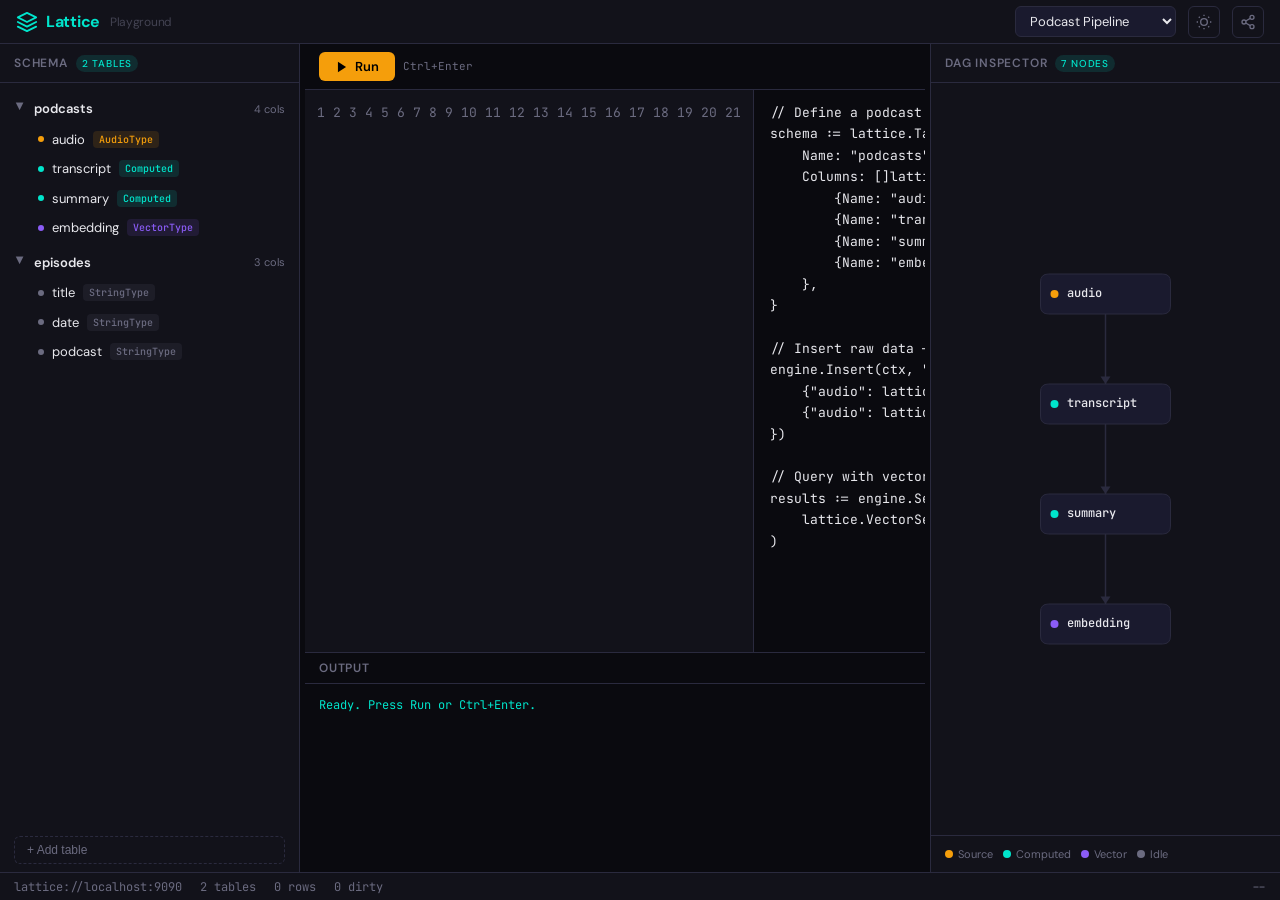
<file: playground/playground.html>
<!DOCTYPE html>
<html lang="en">
<head>
<meta charset="UTF-8">
<meta name="viewport" content="width=device-width, initial-scale=1.0">
<title>Lattice Playground</title>
<link rel="preconnect" href="https://fonts.googleapis.com">
<link rel="preconnect" href="https://fonts.gstatic.com" crossorigin>
<link href="https://fonts.googleapis.com/css2?family=DM+Sans:ital,opsz,wght@0,9..40,300..700;1,9..40,300..700&family=Instrument+Serif:ital@0;1&family=JetBrains+Mono:wght@300;400;500;600&display=swap" rel="stylesheet">
<link rel="stylesheet" href="css/tokens.css">
<link rel="stylesheet" href="css/base.css">
<link rel="stylesheet" href="css/components.css">
<link rel="stylesheet" href="css/animations.css">
<style>
/* ── Token aliases & page-specific tokens ───────────── */
:root{
  --font-ui: var(--sans);
  --font-code: var(--mono);
  --left-w: 300px;
  --right-w: 350px;
  --panel: var(--card);
}
html,body{height:100%;overflow:hidden;background:var(--bg);color:var(--text);font-family:var(--font-ui);font-size:14px;-webkit-font-smoothing:antialiased}

/* Light mode */
.light{--bg:#F0F0F5;--surface:#FAFAFC;--panel:#FFFFFF;--border:#D8D8E0;--text:#1A1A2E;--muted:#6B6B80}
.light .top-bar,.light .status-bar{background:var(--panel);border-color:var(--border)}
.light .code-area{background:var(--surface);color:var(--text)}
.light .console{background:var(--surface)}

/* ── Layout ──────────────────────────────────────────── */
#app{display:flex;flex-direction:column;height:100vh;width:100vw}
.top-bar{display:flex;align-items:center;height:44px;padding:0 16px;background:var(--surface);border-bottom:1px solid var(--border);gap:12px;flex-shrink:0;z-index:20}
.main{display:flex;flex:1;overflow:hidden;position:relative}
.status-bar{display:flex;align-items:center;height:28px;padding:0 14px;background:var(--surface);border-top:1px solid var(--border);font-size:12px;color:var(--muted);gap:18px;flex-shrink:0;font-family:var(--font-code)}

/* ── Top bar items ───────────────────────────────────── */
.logo{display:flex;align-items:center;gap:8px;font-weight:700;font-size:16px;letter-spacing:-.3px;color:var(--teal);text-decoration:none}
.logo svg{width:22px;height:22px}
.logo span{opacity:.55;font-weight:400;font-size:12px;color:var(--muted);margin-left:2px}
.top-spacer{flex:1}
.example-select{background:var(--panel);color:var(--text);border:1px solid var(--border);border-radius:var(--radius);padding:5px 10px;font-family:var(--font-ui);font-size:13px;cursor:pointer;outline:none}
.example-select:focus{border-color:var(--teal)}

/* ── Panels ──────────────────────────────────────────── */
.panel-left{width:var(--left-w);min-width:200px;max-width:500px;display:flex;flex-direction:column;background:var(--surface);border-right:1px solid var(--border);overflow:hidden;flex-shrink:0}
.panel-center{flex:1;display:flex;flex-direction:column;min-width:300px;overflow:hidden}
.panel-right{width:var(--right-w);min-width:240px;max-width:550px;display:flex;flex-direction:column;background:var(--surface);border-left:1px solid var(--border);overflow:hidden;flex-shrink:0}

/* Resize handles */
.resize-handle{width:5px;cursor:col-resize;position:relative;z-index:10;flex-shrink:0}
.resize-handle::after{content:'';position:absolute;top:0;bottom:0;left:2px;width:1px;background:transparent;transition:background .15s}
.resize-handle:hover::after,.resize-handle.active::after{background:var(--teal)}

/* ── Schema Tree ─────────────────────────────────────── */
.schema-tree{flex:1;overflow-y:auto;padding:8px 0}
.schema-tree::-webkit-scrollbar{width:6px}
.schema-tree::-webkit-scrollbar-thumb{background:var(--border);border-radius:3px}
.tree-table{padding:2px 0}
.tree-table-header{display:flex;align-items:center;padding:6px 14px;cursor:pointer;user-select:none;gap:8px;transition:background .1s}
.tree-table-header:hover{background:rgba(255,255,255,.03)}
.tree-table-header .arrow{color:var(--muted);font-size:10px;transition:transform .2s;width:12px;display:inline-flex}
.tree-table-header .arrow.open{transform:rotate(90deg)}
.tree-table-header .tname{font-weight:600;font-size:13px}
.tree-cols{overflow:hidden}
.tree-col{display:flex;align-items:center;padding:5px 14px 5px 38px;cursor:pointer;gap:8px;transition:background .1s;font-size:13px}
.tree-col:hover{background:rgba(0,229,204,.04)}
.tree-col.active{background:rgba(0,229,204,.08)}
.tree-col .col-icon{width:6px;height:6px;border-radius:50%;flex-shrink:0}

.add-btn{display:flex;align-items:center;gap:6px;margin:8px 14px;padding:6px 12px;border:1px dashed var(--border);border-radius:var(--radius);color:var(--muted);font-size:12px;cursor:pointer;transition:all .15s;background:none}
.add-btn:hover{border-color:var(--teal);color:var(--teal);background:rgba(0,229,204,.04)}

/* ── Column detail floating panel ────────────────────── */
.col-detail{position:fixed;z-index:100;background:var(--panel);border:1px solid var(--border);border-radius:var(--radius-lg);padding:16px;width:260px;box-shadow:0 12px 40px rgba(0,0,0,.5);pointer-events:auto;opacity:0;transform:translateY(6px);transition:opacity .15s,transform .15s}
.col-detail.visible{opacity:1;transform:translateY(0)}
.col-detail h4{font-size:14px;font-weight:600;margin-bottom:10px;display:flex;align-items:center;gap:6px}
.col-detail .row{display:flex;justify-content:space-between;font-size:12px;padding:4px 0;border-bottom:1px solid var(--border)}
.col-detail .row:last-child{border:none}
.col-detail .label{color:var(--muted)}
.col-detail .val{font-family:var(--font-code);font-size:11px}

/* ── Code Editor ─────────────────────────────────────── */
.editor-wrap{flex:1;display:flex;flex-direction:column;overflow:hidden;position:relative}
.editor-toolbar{display:flex;align-items:center;padding:8px 14px;gap:8px;border-bottom:1px solid var(--border);flex-shrink:0}
.run-btn{display:flex;align-items:center;gap:6px;background:var(--amber);color:#000;border:none;border-radius:var(--radius);padding:6px 16px;font-family:var(--font-ui);font-size:13px;font-weight:600;cursor:pointer;transition:all .15s}
.run-btn:hover{filter:brightness(1.1);transform:translateY(-1px)}
.run-btn:active{transform:translateY(0)}
.run-btn svg{width:14px;height:14px}
.run-btn.running{opacity:.7;pointer-events:none}
.shortcut-hint{font-size:11px;color:var(--muted);font-family:var(--font-code)}
.editor-container{flex:1;display:flex;overflow:auto;background:var(--bg);position:relative}
.line-numbers{padding:12px 0;text-align:right;color:var(--muted);font-family:var(--font-code);font-size:13px;line-height:1.65;user-select:none;min-width:44px;padding-right:12px;padding-left:12px;background:var(--surface);border-right:1px solid var(--border);flex-shrink:0}
.code-area{flex:1;padding:12px 16px;font-family:var(--font-code);font-size:13px;line-height:1.65;background:transparent;color:var(--text);border:none;outline:none;resize:none;white-space:pre;overflow:auto;tab-size:4;-moz-tab-size:4}

/* ── Console ─────────────────────────────────────────── */
.console-wrap{height:220px;min-height:80px;max-height:400px;display:flex;flex-direction:column;border-top:1px solid var(--border);flex-shrink:0;overflow:hidden}
.console-header{display:flex;align-items:center;padding:6px 14px;font-size:12px;font-weight:600;text-transform:uppercase;letter-spacing:.8px;color:var(--muted);border-bottom:1px solid var(--border);gap:8px;flex-shrink:0;cursor:ns-resize}
.console{flex:1;overflow-y:auto;padding:10px 14px;font-family:var(--font-code);font-size:12px;line-height:1.7;background:var(--bg)}
.console::-webkit-scrollbar{width:6px}
.console::-webkit-scrollbar-thumb{background:var(--border);border-radius:3px}
.log-line{display:flex;gap:8px;padding:1px 0}
.log-line .timestamp{color:var(--muted);flex-shrink:0;min-width:70px}
.log-line.info .msg{color:var(--teal)}
.log-line.warn .msg{color:var(--amber)}
.log-line.error .msg{color:var(--red)}
.log-line.success .msg{color:var(--green)}
.log-line .msg{white-space:pre-wrap}
.spinner{display:inline-block;width:12px;height:12px;border:2px solid var(--border);border-top-color:var(--teal);border-radius:50%;animation:spin .6s linear infinite;vertical-align:middle;margin-right:6px}

/* Result table */
.result-table{border-collapse:collapse;width:100%;margin:8px 0;font-size:12px}
.result-table th{text-align:left;padding:6px 10px;background:var(--panel);color:var(--teal);font-weight:600;border-bottom:1px solid var(--border)}
.result-table td{padding:5px 10px;border-bottom:1px solid var(--border);color:var(--text);max-width:200px;overflow:hidden;text-overflow:ellipsis;white-space:nowrap}
.result-table tr:hover td{background:rgba(0,229,204,.03)}

/* ── DAG Inspector ───────────────────────────────────── */
.dag-canvas-wrap{flex:1;position:relative;overflow:hidden}
.dag-canvas-wrap canvas{width:100%;height:100%}
.dag-legend{padding:10px 14px;border-top:1px solid var(--border);display:flex;flex-wrap:wrap;gap:10px;font-size:11px;color:var(--muted);flex-shrink:0}
.legend-item{display:flex;align-items:center;gap:5px}
.legend-dot{width:8px;height:8px;border-radius:50%}

/* Tooltip */
.dag-tooltip{position:fixed;z-index:200;background:var(--panel);border:1px solid var(--border);border-radius:var(--radius);padding:10px 14px;font-size:12px;pointer-events:none;box-shadow:0 8px 30px rgba(0,0,0,.5);opacity:0;transition:opacity .12s}
.dag-tooltip.visible{opacity:1}
.dag-tooltip .tt-name{font-weight:600;margin-bottom:4px}
.dag-tooltip .tt-row{display:flex;justify-content:space-between;gap:12px;color:var(--muted)}
.dag-tooltip .tt-val{color:var(--text);font-family:var(--font-code);font-size:11px}

/* ── Responsive ──────────────────────────────────────── */
@media(max-width:900px){
  .main{flex-direction:column}
  .panel-left,.panel-right{width:100%!important;max-width:100%!important;min-width:0!important;height:200px;border-right:none;border-left:none}
  .panel-left{border-bottom:1px solid var(--border)}
  .panel-right{border-top:1px solid var(--border)}
  .resize-handle{display:none}
}

/* ── Animations ──────────────────────────────────────── */
@keyframes pulse-teal{0%,100%{box-shadow:0 0 0 0 rgba(0,229,204,.4)}50%{box-shadow:0 0 12px 4px rgba(0,229,204,.15)}}
@keyframes fade-in{from{opacity:0;transform:translateY(4px)}to{opacity:1;transform:translateY(0)}}
.fade-in{animation:fade-in .25s ease forwards}
</style>
</head>
<body>
<div id="app">
  <!-- ── Top Bar ─────────────────────────────────────── -->
  <header class="top-bar">
    <a class="logo" href="index.html">
      <svg viewBox="0 0 24 24" fill="none" stroke="currentColor" stroke-width="2" stroke-linecap="round" stroke-linejoin="round"><path d="M12 2L2 7l10 5 10-5-10-5z"/><path d="M2 17l10 5 10-5"/><path d="M2 12l10 5 10-5"/></svg>
      Lattice <span>Playground</span>
    </a>
    <div class="top-spacer"></div>
    <select class="example-select" id="exampleSelect">
      <option value="podcast">Podcast Pipeline</option>
      <option value="article">Article RAG</option>
      <option value="image">Image Classification</option>
      <option value="custom">Custom</option>
    </select>
    <button class="icon-btn" id="themeToggle" title="Toggle theme">
      <svg viewBox="0 0 24 24" fill="none" stroke="currentColor" stroke-width="2"><circle cx="12" cy="12" r="5"/><path d="M12 1v2M12 21v2M4.22 4.22l1.42 1.42M18.36 18.36l1.42 1.42M1 12h2M21 12h2M4.22 19.78l1.42-1.42M18.36 5.64l1.42-1.42"/></svg>
    </button>
    <button class="icon-btn" id="shareBtn" title="Share">
      <svg viewBox="0 0 24 24" fill="none" stroke="currentColor" stroke-width="2"><circle cx="18" cy="5" r="3"/><circle cx="6" cy="12" r="3"/><circle cx="18" cy="19" r="3"/><path d="M8.59 13.51l6.83 3.98M15.41 6.51l-6.82 3.98"/></svg>
    </button>
  </header>

  <!-- ── Main panels ─────────────────────────────────── -->
  <div class="main">
    <!-- Left: Schema -->
    <div class="panel-left" id="panelLeft">
      <div class="panel-header">Schema <span class="badge" id="tableCount">2 tables</span></div>
      <div class="schema-tree dot-grid" id="schemaTree"></div>
      <button class="add-btn" id="addTableBtn">+ Add table</button>
    </div>
    <div class="resize-handle" id="resizeLeft"></div>

    <!-- Center: Editor + Console -->
    <div class="panel-center">
      <div class="editor-wrap">
        <div class="editor-toolbar">
          <button class="run-btn" id="runBtn">
            <svg viewBox="0 0 24 24" fill="currentColor"><polygon points="5,3 19,12 5,21"/></svg>
            Run
          </button>
          <span class="shortcut-hint" id="shortcutHint">Ctrl+Enter</span>
          <div class="top-spacer"></div>
        </div>
        <div class="editor-container" id="editorContainer">
          <div class="line-numbers" id="lineNumbers"></div>
          <textarea class="code-area" id="codeArea" spellcheck="false"></textarea>
        </div>
      </div>
      <div class="console-wrap" id="consoleWrap">
        <div class="console-header" id="consoleHeader">Output</div>
        <div class="console" id="consoleOutput"></div>
      </div>
    </div>

    <div class="resize-handle" id="resizeRight"></div>
    <!-- Right: DAG -->
    <div class="panel-right" id="panelRight">
      <div class="panel-header">DAG Inspector <span class="badge" id="nodeCount">4 nodes</span></div>
      <div class="dag-canvas-wrap dot-grid" id="dagWrap">
        <canvas id="dagCanvas"></canvas>
      </div>
      <div class="dag-legend">
        <div class="legend-item"><div class="legend-dot" style="background:var(--amber)"></div>Source</div>
        <div class="legend-item"><div class="legend-dot" style="background:var(--teal)"></div>Computed</div>
        <div class="legend-item"><div class="legend-dot" style="background:var(--violet)"></div>Vector</div>
        <div class="legend-item"><div class="legend-dot" style="background:var(--muted)"></div>Idle</div>
      </div>
    </div>
  </div>

  <!-- ── Status Bar ──────────────────────────────────── -->
  <footer class="status-bar">
    <span>lattice://localhost:9090</span>
    <span id="statusTables">2 tables</span>
    <span id="statusRows">0 rows</span>
    <span id="statusDirty">0 dirty</span>
    <div class="top-spacer"></div>
    <span id="statusTime">--</span>
  </footer>
</div>

<!-- Column detail panel -->
<div class="col-detail" id="colDetail"></div>
<!-- DAG tooltip -->
<div class="dag-tooltip" id="dagTooltip"></div>

<script src="js/utils.js"></script>
<script src="js/nav.js"></script>
<script>
/* ================================================================
   LATTICE PLAYGROUND — All logic in one IIFE
   ================================================================ */
(function(){
"use strict";

/* ── Example datasets ──────────────────────────────── */
const EXAMPLES = {
  podcast: {
    tables: [
      { name:"podcasts", columns:[
        {name:"audio",      type:"AudioType", category:"blob"},
        {name:"transcript", type:"Computed",  category:"computed", deps:["audio"],      udf:"transcribeUDF"},
        {name:"summary",    type:"Computed",  category:"computed", deps:["transcript"], udf:"summarizeUDF"},
        {name:"embedding",  type:"VectorType",category:"vector",   deps:["summary"],    udf:"embedUDF"},
      ]},
      { name:"episodes", columns:[
        {name:"title",   type:"StringType", category:"string"},
        {name:"date",    type:"StringType", category:"string"},
        {name:"podcast", type:"StringType", category:"string"},
      ]}
    ],
    code: `// Define a podcast processing pipeline
schema := lattice.TableSchema{
    Name: "podcasts",
    Columns: []lattice.ColumnSpec{
        {Name: "audio", Type: lattice.AudioType},
        {Name: "transcript", Computed: lattice.Computed(transcribeUDF, "audio")},
        {Name: "summary", Computed: lattice.Computed(summarizeUDF, "transcript")},
        {Name: "embedding", Computed: lattice.Computed(embedUDF, "summary")},
    },
}

// Insert raw data \u2014 everything else computes automatically
engine.Insert(ctx, "podcasts", []lattice.Row{
    {"audio": lattice.BlobFromURL("https://example.com/ep1.mp3")},
    {"audio": lattice.BlobFromURL("https://example.com/ep2.mp3")},
})

// Query with vector similarity
results := engine.Select(ctx, "podcasts",
    lattice.VectorSearch("embedding", queryVec, 5),
)`,
    simulate: {
      tableName: "podcasts",
      rows: 2,
      steps: ["audio","transcript","summary","embedding"],
      results: [
        {audio:"ep1.mp3", transcript:"Welcome to the show...", summary:"A discussion about AI pipelines...", embedding:"[0.12, -0.34, 0.78, ...]"},
        {audio:"ep2.mp3", transcript:"Today we explore...",    summary:"Deep dive into vector search...",  embedding:"[0.45, 0.11, -0.62, ...]"},
      ]
    }
  },
  article: {
    tables: [
      { name:"articles", columns:[
        {name:"url",        type:"StringType", category:"string"},
        {name:"content",    type:"Computed",   category:"computed", deps:["url"],      udf:"fetchUDF"},
        {name:"chunks",     type:"Computed",   category:"computed", deps:["content"],  udf:"chunkUDF"},
        {name:"embeddings", type:"VectorType", category:"vector",   deps:["chunks"],   udf:"embedUDF"},
      ]},
      { name:"queries", columns:[
        {name:"text",      type:"StringType", category:"string"},
        {name:"embedding", type:"VectorType", category:"vector", deps:["text"], udf:"embedUDF"},
      ]}
    ],
    code: `// Build a RAG pipeline for articles
schema := lattice.TableSchema{
    Name: "articles",
    Columns: []lattice.ColumnSpec{
        {Name: "url", Type: lattice.StringType},
        {Name: "content", Computed: lattice.Computed(fetchUDF, "url")},
        {Name: "chunks", Computed: lattice.Computed(chunkUDF, "content")},
        {Name: "embeddings", Computed: lattice.Computed(embedUDF, "chunks")},
    },
}

// Add articles by URL
engine.Insert(ctx, "articles", []lattice.Row{
    {"url": "https://arxiv.org/abs/2301.00001"},
    {"url": "https://arxiv.org/abs/2302.00042"},
    {"url": "https://blog.example.com/rag-patterns"},
})

// Semantic search across all articles
results := engine.Select(ctx, "articles",
    lattice.VectorSearch("embeddings", queryVec, 10),
)`,
    simulate: {
      tableName: "articles",
      rows: 3,
      steps: ["url","content","chunks","embeddings"],
      results: [
        {url:"arxiv.org/.../2301.00001", content:"We present a novel...",   chunks:"12 chunks", embeddings:"[0.33, 0.17, ...]"},
        {url:"arxiv.org/.../2302.00042", content:"This paper explores...",  chunks:"8 chunks",  embeddings:"[-0.12, 0.44, ...]"},
        {url:"blog.example.com/...",     content:"RAG patterns have...",    chunks:"5 chunks",  embeddings:"[0.67, -0.21, ...]"},
      ]
    }
  },
  image: {
    tables: [
      { name:"images", columns:[
        {name:"image",            type:"ImageType", category:"blob"},
        {name:"features",         type:"Computed",  category:"computed", deps:["image"],    udf:"extractFeaturesUDF"},
        {name:"labels",           type:"Computed",  category:"computed", deps:["features"], udf:"classifyUDF"},
        {name:"confidence_scores",type:"VectorType",category:"vector",   deps:["features"], udf:"scoreUDF"},
      ]}
    ],
    code: `// Image classification pipeline
schema := lattice.TableSchema{
    Name: "images",
    Columns: []lattice.ColumnSpec{
        {Name: "image", Type: lattice.ImageType},
        {Name: "features", Computed: lattice.Computed(extractFeaturesUDF, "image")},
        {Name: "labels", Computed: lattice.Computed(classifyUDF, "features")},
        {Name: "confidence_scores", Computed: lattice.Computed(scoreUDF, "features")},
    },
}

// Upload images for classification
engine.Insert(ctx, "images", []lattice.Row{
    {"image": lattice.BlobFromURL("https://example.com/cat.jpg")},
    {"image": lattice.BlobFromURL("https://example.com/dog.jpg")},
    {"image": lattice.BlobFromURL("https://example.com/bird.jpg")},
})

// Retrieve labels
results := engine.Select(ctx, "images",
    lattice.Where("confidence_scores > 0.9"),
)`,
    simulate: {
      tableName: "images",
      rows: 3,
      steps: ["image","features","labels","confidence_scores"],
      results: [
        {image:"cat.jpg",  features:"[512-dim tensor]", labels:"cat, tabby, pet",   confidence_scores:"[0.97, 0.91, 0.88]"},
        {image:"dog.jpg",  features:"[512-dim tensor]", labels:"dog, golden, pet",  confidence_scores:"[0.99, 0.93, 0.90]"},
        {image:"bird.jpg", features:"[512-dim tensor]", labels:"bird, robin, wild", confidence_scores:"[0.95, 0.87, 0.72]"},
      ]
    }
  },
  custom: {
    tables: [
      { name:"my_table", columns:[
        {name:"input",  type:"StringType", category:"string"},
        {name:"output", type:"Computed",   category:"computed", deps:["input"], udf:"myUDF"},
      ]}
    ],
    code: `// Start building your own pipeline
schema := lattice.TableSchema{
    Name: "my_table",
    Columns: []lattice.ColumnSpec{
        {Name: "input", Type: lattice.StringType},
        {Name: "output", Computed: lattice.Computed(myUDF, "input")},
    },
}

engine.Insert(ctx, "my_table", []lattice.Row{
    {"input": "hello world"},
})

results := engine.Select(ctx, "my_table", lattice.All())`,
    simulate: {
      tableName: "my_table",
      rows: 1,
      steps: ["input","output"],
      results: [
        {input:"hello world", output:"HELLO WORLD"},
      ]
    }
  }
};

/* ── State ─────────────────────────────────────────── */
let currentExample = "podcast";
let dagNodes = [];          // {name, x, y, w, h, category, status, deps}
let dagAnimating = false;
let activeCol = null;       // currently highlighted column
let running = false;

/* ── DOM refs ──────────────────────────────────────── */
const exSel       = $("exampleSelect");
const schemaTree  = $("schemaTree");
const codeArea    = $("codeArea");
const lineNums    = $("lineNumbers");
const consoleOut  = $("consoleOutput");
const runBtn      = $("runBtn");
const dagCanvas   = $("dagCanvas");
const dagWrap     = $("dagWrap");
const dagTooltip  = $("dagTooltip");
const colDetail   = $("colDetail");
const themeToggle = $("themeToggle");
const statusTables= $("statusTables");
const statusRows  = $("statusRows");
const statusDirty = $("statusDirty");
const statusTime  = $("statusTime");
const tableCountBadge = $("tableCount");
const nodeCountBadge  = $("nodeCount");

/* ── Helpers ───────────────────────────────────────── */
function ts(){ return new Date().toLocaleTimeString('en',{hour12:false}) }

/* ── Theme toggle ──────────────────────────────────── */
themeToggle.onclick = () => { document.body.classList.toggle("light"); drawDAG(); };

/* ── Share button (simulated) ──────────────────────── */
$("shareBtn").onclick = () => {
  const url = location.href.split("?")[0] + "?example=" + currentExample;
  navigator.clipboard?.writeText(url);
  const orig = $("shareBtn").title;
  $("shareBtn").title = "Link copied!";
  setTimeout(()=> $("shareBtn").title = orig, 1500);
};

/* ── Shortcut hint ─────────────────────────────────── */
if(navigator.platform.includes("Mac")) $("shortcutHint").textContent = "\u2318+Enter";

/* ── Load example ──────────────────────────────────── */
function loadExample(key){
  currentExample = key;
  const ex = EXAMPLES[key];
  // Schema tree
  buildSchemaTree(ex.tables);
  // Code
  codeArea.value = ex.code;
  syncLineNumbers();
  // DAG
  buildDAGNodes(ex.tables);
  drawDAG();
  // Console clear
  consoleOut.innerHTML = '<div class="log-line info"><span class="msg">Ready. Press Run or Ctrl+Enter.</span></div>';
  // Status
  let totalCols = 0;
  ex.tables.forEach(t=> totalCols += t.columns.length);
  tableCountBadge.textContent = ex.tables.length + " table" + (ex.tables.length>1?"s":"");
  nodeCountBadge.textContent  = totalCols + " nodes";
  statusTables.textContent = ex.tables.length + " tables";
  statusRows.textContent   = "0 rows";
  statusDirty.textContent  = "0 dirty";
  statusTime.textContent   = "--";
  // Hide detail panel
  colDetail.classList.remove("visible");
}

/* ── Schema tree ───────────────────────────────────── */
function buildSchemaTree(tables){
  schemaTree.innerHTML = "";
  tables.forEach(t => {
    const div = document.createElement("div");
    div.className = "tree-table";
    const hdr = document.createElement("div");
    hdr.className = "tree-table-header";
    hdr.innerHTML = `<span class="arrow open">\u25B6</span><span class="tname">${t.name}</span><span style="color:var(--muted);font-size:11px;margin-left:auto">${t.columns.length} cols</span>`;
    const cols = document.createElement("div");
    cols.className = "tree-cols";
    t.columns.forEach(c => {
      const row = document.createElement("div");
      row.className = "tree-col";
      row.dataset.col = c.name;
      row.dataset.table = t.name;
      const dotColor = c.category==="computed"?"var(--teal)":c.category==="vector"?"var(--violet)":c.category==="blob"?"var(--amber)":"var(--muted)";
      row.innerHTML = `<span class="col-icon" style="background:${dotColor}"></span>${c.name}<span class="type-badge ${c.category}">${c.type}</span>`;
      row.onclick = (e) => showColDetail(c, t.name, e);
      cols.appendChild(row);
    });
    hdr.onclick = () => {
      const open = hdr.querySelector(".arrow").classList.toggle("open");
      cols.style.display = open ? "" : "none";
    };
    div.appendChild(hdr);
    div.appendChild(cols);
    schemaTree.appendChild(div);
  });
}

/* ── Column detail panel ─────────────────────────────── */
function showColDetail(col, tableName, e){
  document.querySelectorAll(".tree-col").forEach(el=>el.classList.remove("active"));
  e.currentTarget.classList.add("active");
  activeCol = col;
  const isComputed = col.category === "computed" || col.category === "vector";
  colDetail.innerHTML = `
    <h4><span class="col-icon" style="width:8px;height:8px;border-radius:50%;display:inline-block;background:${col.category==="computed"?"var(--teal)":col.category==="vector"?"var(--violet)":col.category==="blob"?"var(--amber)":"var(--muted)"}"></span>${col.name}</h4>
    <div class="row"><span class="label">Table</span><span class="val">${tableName}</span></div>
    <div class="row"><span class="label">Type</span><span class="val">${col.type}</span></div>
    <div class="row"><span class="label">Computed</span><span class="val">${isComputed?"yes":"no"}</span></div>
    ${col.deps?`<div class="row"><span class="label">Depends on</span><span class="val">${col.deps.join(", ")}</span></div>`:""}
    ${col.udf?`<div class="row"><span class="label">UDF</span><span class="val">${col.udf}</span></div>`:""}
  `;
  const rect = e.currentTarget.getBoundingClientRect();
  colDetail.style.top  = rect.top + "px";
  colDetail.style.left = (rect.right + 10) + "px";
  colDetail.classList.add("visible");
  // Highlight in DAG
  highlightDAGNode(col.name);
}

document.addEventListener("click", e => {
  if(!e.target.closest(".tree-col") && !e.target.closest(".col-detail")){
    colDetail.classList.remove("visible");
    document.querySelectorAll(".tree-col").forEach(el=>el.classList.remove("active"));
    activeCol = null;
    drawDAG();
  }
});

/* ── Line numbers ──────────────────────────────────── */
function syncLineNumbers(){
  const lines = codeArea.value.split("\n").length;
  let html = "";
  for(let i=1;i<=lines;i++) html += i + "\n";
  lineNums.textContent = html;
}
codeArea.addEventListener("input", syncLineNumbers);
codeArea.addEventListener("scroll", () => { lineNums.scrollTop = codeArea.scrollTop; });
codeArea.addEventListener("keydown", e => {
  if(e.key==="Tab"){
    e.preventDefault();
    const s=codeArea.selectionStart, end=codeArea.selectionEnd;
    codeArea.value = codeArea.value.substring(0,s)+"    "+codeArea.value.substring(end);
    codeArea.selectionStart = codeArea.selectionEnd = s+4;
    syncLineNumbers();
  }
});

/* ── Run ───────────────────────────────────────────── */
document.addEventListener("keydown", e => {
  if((e.metaKey||e.ctrlKey) && e.key==="Enter"){ e.preventDefault(); runSimulation(); }
});
runBtn.onclick = () => runSimulation();

async function runSimulation(){
  if(running) return;
  running = true;
  runBtn.classList.add("running");
  runBtn.innerHTML = '<span class="spinner"></span>Running...';
  consoleOut.innerHTML = "";
  const ex = EXAMPLES[currentExample];
  const sim = ex.simulate;

  // Reset DAG statuses
  dagNodes.forEach(n=> n.status = "idle");
  drawDAG();

  logLine("info", `Creating table ${sim.tableName}...`);
  await sleep(400);
  logLine("success", `Table "${sim.tableName}" created.`);
  await sleep(300);
  logLine("info", `Inserting ${sim.rows} row${sim.rows>1?"s":""}...`);
  statusRows.textContent = sim.rows + " rows";
  await sleep(350);
  logLine("success", `${sim.rows} row${sim.rows>1?"s":""} inserted.`);

  // Mark source dirty
  const srcNode = dagNodes.find(n=> !n.deps || n.deps.length===0);
  if(srcNode){ srcNode.status = "clean"; drawDAG(); }

  // Compute each step
  let dirtyCount = sim.steps.length * sim.rows;
  statusDirty.textContent = dirtyCount + " dirty";
  for(let s=1; s<sim.steps.length; s++){
    const stepName = sim.steps[s];
    const node = dagNodes.find(n=> n.name === stepName);
    for(let r=0; r<sim.rows; r++){
      if(node) node.status = "computing";
      drawDAG();
      logLine("info", `Computing ${stepName} for row ${r+1}...`);
      await sleep(280 + Math.random()*200);
      dirtyCount--;
      statusDirty.textContent = dirtyCount + " dirty";
    }
    if(node) node.status = "clean";
    drawDAG();
    logLine("success", `${stepName} complete for all rows.`);
    await sleep(150);
  }

  statusDirty.textContent = "0 dirty";
  statusTime.textContent = ts();
  await sleep(200);

  // Show result table
  logLine("info", "Query results:");
  const cols = Object.keys(sim.results[0]);
  let thtml = '<table class="result-table"><tr>';
  cols.forEach(c=> thtml += `<th>${c}</th>`);
  thtml += "</tr>";
  sim.results.forEach(row => {
    thtml += "<tr>";
    cols.forEach(c=> thtml += `<td>${row[c]}</td>`);
    thtml += "</tr>";
  });
  thtml += "</table>";
  const d = document.createElement("div");
  d.className = "fade-in";
  d.innerHTML = thtml;
  consoleOut.appendChild(d);
  consoleOut.scrollTop = consoleOut.scrollHeight;

  running = false;
  runBtn.classList.remove("running");
  runBtn.innerHTML = '<svg viewBox="0 0 24 24" fill="currentColor" width="14" height="14"><polygon points="5,3 19,12 5,21"/></svg> Run';
}

function logLine(level, msg){
  const d = document.createElement("div");
  d.className = `log-line ${level} fade-in`;
  d.innerHTML = `<span class="timestamp">${ts()}</span><span class="msg">${msg}</span>`;
  consoleOut.appendChild(d);
  consoleOut.scrollTop = consoleOut.scrollHeight;
}

/* ── DAG ───────────────────────────────────────────── */
function buildDAGNodes(tables){
  dagNodes = [];
  // Use the first table for DAG (primary pipeline)
  const t = tables[0];
  const count = t.columns.length;
  // Will position in drawDAG based on canvas size
  t.columns.forEach((c, i) => {
    dagNodes.push({
      name: c.name,
      category: c.category,
      deps: c.deps || [],
      status: "idle",
      index: i,
      total: count,
      // x,y,w,h set during draw
      x:0, y:0, w:0, h:0
    });
  });
}

function drawDAG(){
  const canvas = dagCanvas;
  const wrap = dagWrap;
  const dpr = window.devicePixelRatio || 1;
  const W = wrap.clientWidth;
  const H = wrap.clientHeight;
  canvas.width = W * dpr;
  canvas.height = H * dpr;
  canvas.style.width = W + "px";
  canvas.style.height = H + "px";
  const ctx = canvas.getContext("2d");
  ctx.setTransform(dpr,0,0,dpr,0,0);
  ctx.clearRect(0,0,W,H);

  if(!dagNodes.length) return;

  const nodeW = Math.min(130, W * 0.6);
  const nodeH = 40;
  const padX = (W - nodeW) / 2;
  const gap = Math.min(70, (H - 60) / dagNodes.length);
  const startY = Math.max(20, (H - dagNodes.length * (nodeH + gap) + gap) / 2);

  const cs = getComputedStyle(document.body);
  const teal   = cs.getPropertyValue("--teal").trim()   || "#00E5CC";
  const amber  = cs.getPropertyValue("--amber").trim()  || "#F59E0B";
  const violet = cs.getPropertyValue("--violet").trim()  || "#8B5CF6";
  const muted  = cs.getPropertyValue("--muted").trim()  || "#6B6B80";
  const border = cs.getPropertyValue("--border").trim()  || "#2A2A3E";
  const panel  = cs.getPropertyValue("--panel").trim()   || "#1A1A2E";
  const text   = cs.getPropertyValue("--text").trim()    || "#E8E8ED";

  // Position nodes
  dagNodes.forEach((n, i) => {
    n.x = padX;
    n.y = startY + i * (nodeH + gap);
    n.w = nodeW;
    n.h = nodeH;
  });

  // Draw edges
  const nameMap = {};
  dagNodes.forEach(n=> nameMap[n.name] = n);
  dagNodes.forEach(n => {
    n.deps.forEach(depName => {
      const from = nameMap[depName];
      if(!from) return;
      const fx = from.x + from.w/2;
      const fy = from.y + from.h;
      const tx = n.x + n.w/2;
      const ty = n.y;
      ctx.beginPath();
      ctx.moveTo(fx, fy);
      const cy1 = fy + (ty - fy)*0.4;
      const cy2 = fy + (ty - fy)*0.6;
      ctx.bezierCurveTo(fx, cy1, tx, cy2, tx, ty);
      ctx.strokeStyle = n.status==="computing" ? teal : border;
      ctx.lineWidth = n.status==="computing" ? 2 : 1.5;
      if(n.status==="computing"){
        ctx.setLineDash([6,4]);
      } else {
        ctx.setLineDash([]);
      }
      ctx.stroke();
      ctx.setLineDash([]);
      // Arrowhead
      const aSize = 5;
      ctx.beginPath();
      ctx.moveTo(tx, ty);
      ctx.lineTo(tx - aSize, ty - aSize*1.5);
      ctx.lineTo(tx + aSize, ty - aSize*1.5);
      ctx.closePath();
      ctx.fillStyle = n.status==="computing" ? teal : border;
      ctx.fill();
    });
  });

  // Draw nodes
  dagNodes.forEach(n => {
    const isHighlighted = activeCol && activeCol.name === n.name;
    let color = muted;
    if(n.category==="computed") color = teal;
    else if(n.category==="vector") color = violet;
    else if(n.category==="blob") color = amber;
    else if(n.category==="string") color = muted;

    // Node background
    ctx.beginPath();
    roundRect(ctx, n.x, n.y, n.w, n.h, 8);
    ctx.fillStyle = panel;
    ctx.fill();
    ctx.strokeStyle = n.status==="computing" ? teal : n.status==="clean" ? teal : isHighlighted ? teal : border;
    ctx.lineWidth = n.status==="computing" || isHighlighted ? 2 : 1;
    ctx.stroke();

    // Glow for computing
    if(n.status === "computing"){
      ctx.save();
      ctx.shadowColor = teal;
      ctx.shadowBlur = 14;
      ctx.beginPath();
      roundRect(ctx, n.x, n.y, n.w, n.h, 8);
      ctx.strokeStyle = teal;
      ctx.lineWidth = 2;
      ctx.stroke();
      ctx.restore();
    }

    // Status dot
    const dotX = n.x + 14;
    const dotY = n.y + n.h/2;
    ctx.beginPath();
    ctx.arc(dotX, dotY, 4, 0, Math.PI*2);
    if(n.status==="computing"){
      ctx.fillStyle = amber;
    } else if(n.status==="clean"){
      ctx.fillStyle = teal;
    } else {
      ctx.fillStyle = color;
    }
    ctx.fill();

    // Name
    ctx.font = "500 12px 'JetBrains Mono', monospace";
    ctx.fillStyle = text;
    ctx.textBaseline = "middle";
    ctx.fillText(n.name, dotX + 12, dotY);
  });
}

function roundRect(ctx, x, y, w, h, r){
  ctx.moveTo(x+r, y);
  ctx.lineTo(x+w-r, y);
  ctx.quadraticCurveTo(x+w, y, x+w, y+r);
  ctx.lineTo(x+w, y+h-r);
  ctx.quadraticCurveTo(x+w, y+h, x+w-r, y+h);
  ctx.lineTo(x+r, y+h);
  ctx.quadraticCurveTo(x, y+h, x, y+h-r);
  ctx.lineTo(x, y+r);
  ctx.quadraticCurveTo(x, y, x+r, y);
  ctx.closePath();
}

function highlightDAGNode(name){
  drawDAG(); // redraws with activeCol set
}

/* DAG tooltip on hover */
dagCanvas.addEventListener("mousemove", e => {
  const rect = dagCanvas.getBoundingClientRect();
  const mx = e.clientX - rect.left;
  const my = e.clientY - rect.top;
  let hit = null;
  for(const n of dagNodes){
    if(mx >= n.x && mx <= n.x+n.w && my >= n.y && my <= n.y+n.h){ hit = n; break; }
  }
  if(hit){
    dagTooltip.innerHTML = `
      <div class="tt-name">${hit.name}</div>
      <div class="tt-row"><span>Type</span><span class="tt-val">${hit.category}</span></div>
      <div class="tt-row"><span>Status</span><span class="tt-val">${hit.status}</span></div>
      ${hit.deps.length?`<div class="tt-row"><span>Deps</span><span class="tt-val">${hit.deps.join(", ")}</span></div>`:""}
    `;
    dagTooltip.style.left = (e.clientX + 12) + "px";
    dagTooltip.style.top  = (e.clientY - 10) + "px";
    dagTooltip.classList.add("visible");
    dagCanvas.style.cursor = "pointer";
  } else {
    dagTooltip.classList.remove("visible");
    dagCanvas.style.cursor = "default";
  }
});
dagCanvas.addEventListener("mouseleave", () => dagTooltip.classList.remove("visible"));

/* ── Panel resizing ────────────────────────────────── */
function setupResize(handleEl, panelEl, side){
  let startX, startW;
  function onDown(e){
    e.preventDefault();
    startX = e.clientX;
    startW = panelEl.offsetWidth;
    handleEl.classList.add("active");
    document.addEventListener("mousemove", onMove);
    document.addEventListener("mouseup", onUp);
  }
  function onMove(e){
    const dx = e.clientX - startX;
    const newW = side==="left" ? startW + dx : startW - dx;
    panelEl.style.width = Math.max(200, Math.min(550, newW)) + "px";
    drawDAG();
  }
  function onUp(){
    handleEl.classList.remove("active");
    document.removeEventListener("mousemove", onMove);
    document.removeEventListener("mouseup", onUp);
  }
  handleEl.addEventListener("mousedown", onDown);
}
setupResize($("resizeLeft"),  $("panelLeft"),  "left");
setupResize($("resizeRight"), $("panelRight"), "right");

/* Console resize */
(function(){
  const hdr = $("consoleHeader");
  const wrap = $("consoleWrap");
  let startY, startH;
  hdr.addEventListener("mousedown", e => {
    e.preventDefault();
    startY = e.clientY;
    startH = wrap.offsetHeight;
    document.addEventListener("mousemove", onMove);
    document.addEventListener("mouseup", onUp);
  });
  function onMove(e){
    const dy = startY - e.clientY;
    wrap.style.height = Math.max(80, Math.min(400, startH + dy)) + "px";
  }
  function onUp(){
    document.removeEventListener("mousemove", onMove);
    document.removeEventListener("mouseup", onUp);
  }
})();

/* ── Add table button (simulated) ────────────────── */
$("addTableBtn").onclick = () => {
  const name = prompt("Table name:");
  if(!name) return;
  const ex = EXAMPLES[currentExample];
  ex.tables.push({ name, columns:[{name:"id", type:"StringType", category:"string"}] });
  loadExample(currentExample);
};

/* ── Example selector ────────────────────────────── */
exSel.onchange = () => loadExample(exSel.value);

/* ── Resize observer for DAG canvas ──────────────── */
new ResizeObserver(() => drawDAG()).observe(dagWrap);

/* ── Init ────────────────────────────────────────── */
// Check URL for example param
const urlEx = new URLSearchParams(location.search).get("example");
if(urlEx && EXAMPLES[urlEx]){ exSel.value = urlEx; }
loadExample(exSel.value);

})();
</script>
</body>
</html>
</file>
<file: playground/css/tokens.css>
:root {
  /* ── Colors ── */
  --bg: #0A0A0F;
  --surface: #12121A;
  --card: #1A1A2E;
  --border: #2A2A3E;
  --border-light: #3A3A4E;

  --teal: #00E5CC;
  --amber: #F59E0B;
  --violet: #8B5CF6;
  --red: #EF4444;
  --green: #10B981;
  --blue: #60A5FA;

  --text: #E8E8ED;
  --muted: #6B6B80;
  --dim: #4A4A5E;

  /* ── Typography ── */
  --serif: 'Instrument Serif', Georgia, serif;
  --sans: 'DM Sans', system-ui, sans-serif;
  --mono: 'JetBrains Mono', monospace;

  /* ── Motion ── */
  --ease: cubic-bezier(.22, 1, .36, 1);

  /* ── Radii ── */
  --radius: 6px;
  --radius-lg: 10px;
  --radius-xl: 14px;
}
</file>
<file: playground/css/base.css>
/* ── Reset ── */
*, *::before, *::after {
  box-sizing: border-box;
  margin: 0;
  padding: 0;
}

/* ── Document ── */
html {
  -webkit-font-smoothing: antialiased;
  -moz-osx-font-smoothing: grayscale;
}

body {
  font-family: var(--sans);
  background: var(--bg);
  color: var(--text);
  line-height: 1.5;
}

a { color: inherit; text-decoration: none; }

::selection {
  background: rgba(0, 229, 204, .25);
  color: #fff;
}

/* ── Scrollbars ── */
* {
  scrollbar-width: thin;
  scrollbar-color: var(--border) transparent;
}
::-webkit-scrollbar { width: 6px; height: 6px; }
::-webkit-scrollbar-track { background: transparent; }
::-webkit-scrollbar-thumb { background: var(--border); border-radius: 3px; }

/* ── Syntax highlighting ── */
.kw { color: var(--violet); }
.fn { color: var(--blue); }
.str { color: #34D399; }
.cm { color: var(--muted); font-style: italic; }
.tp { color: var(--teal); }
.num { color: var(--amber); }
</file>
<file: playground/css/components.css>
/* ── Buttons ── */
.btn {
  display: inline-flex;
  align-items: center;
  gap: 8px;
  padding: 14px 28px;
  border-radius: var(--radius-lg);
  font-family: var(--sans);
  font-size: .9375rem;
  font-weight: 600;
  cursor: pointer;
  transition: transform .2s var(--ease), box-shadow .2s var(--ease), background .2s;
  border: none;
}
.btn:active { transform: scale(.97); }

.btn-primary {
  background: var(--teal);
  color: #0A0A0F;
  box-shadow: 0 0 0 0 rgba(0, 229, 204, 0);
}
.btn-primary:hover {
  box-shadow: 0 0 32px rgba(0, 229, 204, .25);
  transform: translateY(-1px);
}

.btn-secondary {
  background: transparent;
  color: var(--text);
  border: 1px solid var(--border);
}
.btn-secondary:hover {
  border-color: var(--muted);
  background: rgba(255, 255, 255, .03);
}

/* ── Icon buttons ── */
.icon-btn {
  background: none;
  border: 1px solid var(--border);
  border-radius: var(--radius);
  color: var(--muted);
  width: 32px;
  height: 32px;
  display: flex;
  align-items: center;
  justify-content: center;
  cursor: pointer;
  transition: all .15s;
}
.icon-btn:hover {
  color: var(--text);
  border-color: var(--teal);
  background: rgba(0, 229, 204, .06);
}
.icon-btn svg { width: 16px; height: 16px; }

/* ── Copy button ── */
.copy-btn {
  background: none;
  border: 1px solid var(--border);
  color: var(--muted);
  border-radius: var(--radius);
  padding: 4px 10px;
  font-size: .7rem;
  font-family: var(--mono);
  cursor: pointer;
  transition: color .2s, border-color .2s;
}
.copy-btn:hover { color: var(--text); border-color: var(--muted); }
.copy-btn.copied { color: var(--teal); border-color: var(--teal); }

/* ── Code block chrome ── */
.code-header {
  display: flex;
  align-items: center;
  justify-content: space-between;
  padding: 12px 20px;
  border-bottom: 1px solid rgba(255, 255, 255, .04);
}
.code-dots { display: flex; gap: 7px; }
.code-dots i {
  width: 11px;
  height: 11px;
  border-radius: 50%;
  background: var(--border);
}
.code-dots i:first-child { background: #EF4444; }
.code-dots i:nth-child(2) { background: #F59E0B; }
.code-dots i:last-child { background: #22C55E; }
.code-lang {
  font-family: var(--mono);
  font-size: .7rem;
  color: var(--muted);
  text-transform: uppercase;
  letter-spacing: .08em;
}

/* ── Type badges ── */
.type-badge {
  font-size: 10px;
  font-family: var(--mono);
  padding: 1px 6px;
  border-radius: 4px;
  font-weight: 500;
  white-space: nowrap;
}
.type-badge.computed { background: rgba(0, 229, 204, .12); color: var(--teal); }
.type-badge.vector { background: rgba(139, 92, 246, .12); color: var(--violet); }
.type-badge.blob { background: rgba(245, 158, 11, .12); color: var(--amber); }
.type-badge.string { background: rgba(107, 107, 128, .12); color: var(--muted); }

/* ── Status badges ── */
.badge-stable { background: rgba(0, 229, 204, .1); color: var(--teal); border: 1px solid rgba(0, 229, 204, .15); }
.badge-beta { background: rgba(245, 158, 11, .1); color: var(--amber); border: 1px solid rgba(245, 158, 11, .15); }
.badge-planned { background: rgba(139, 92, 246, .1); color: var(--violet); border: 1px solid rgba(139, 92, 246, .15); }

/* ── Cards ── */
.card {
  background: var(--card);
  border: 1px solid rgba(255, 255, 255, .04);
  border-radius: var(--radius-xl);
  padding: 24px;
  transition: border-color .3s, box-shadow .3s, transform .3s var(--ease);
}
.card:hover {
  border-color: rgba(0, 229, 204, .15);
  box-shadow: 0 0 40px rgba(0, 229, 204, .06);
  transform: translateY(-2px);
}

/* ── Panel headers ── */
.panel-header {
  display: flex;
  align-items: center;
  padding: 10px 14px;
  font-size: 12px;
  font-weight: 600;
  text-transform: uppercase;
  letter-spacing: .8px;
  color: var(--muted);
  border-bottom: 1px solid var(--border);
  gap: 8px;
  flex-shrink: 0;
}
.panel-header .badge {
  font-size: 10px;
  padding: 1px 6px;
  border-radius: 10px;
  background: rgba(0, 229, 204, .12);
  color: var(--teal);
  font-weight: 500;
}

/* ── Dot-grid background ── */
.dot-grid {
  background-image: radial-gradient(circle, var(--border) .6px, transparent .6px);
  background-size: 20px 20px;
}
</file>
<file: playground/css/animations.css>
/* ── Keyframes ── */
@keyframes fadeIn {
  from { opacity: 0; transform: translateY(6px); }
  to { opacity: 1; transform: translateY(0); }
}

@keyframes slideIn {
  from { opacity: 0; transform: translateX(-8px); }
  to { opacity: 1; transform: translateX(0); }
}

@keyframes spin {
  to { transform: rotate(360deg); }
}

@keyframes pulse {
  0%, 100% { opacity: 1; }
  50% { opacity: .5; }
}

@keyframes pulse-dot {
  0%, 100% { box-shadow: 0 0 0 0 rgba(16, 185, 129, .4); }
  50% { box-shadow: 0 0 0 4px rgba(16, 185, 129, 0); }
}

@keyframes pulse-teal {
  0%, 100% { box-shadow: 0 0 0 0 rgba(0, 229, 204, .3); }
  50% { box-shadow: 0 0 0 6px rgba(0, 229, 204, 0); }
}

@keyframes shimmer {
  0% { background-position: -200% 0; }
  100% { background-position: 200% 0; }
}

/* ── Scroll reveal ── */
.sr {
  opacity: 0;
  transform: translateY(32px);
  transition: opacity .7s var(--ease), transform .7s var(--ease);
}
.sr.visible { opacity: 1; transform: translateY(0); }
.sr-d1 { transition-delay: .1s; }
.sr-d2 { transition-delay: .2s; }
.sr-d3 { transition-delay: .3s; }
.sr-d4 { transition-delay: .4s; }
.sr-d5 { transition-delay: .5s; }
.sr-d6 { transition-delay: .6s; }
</file>
